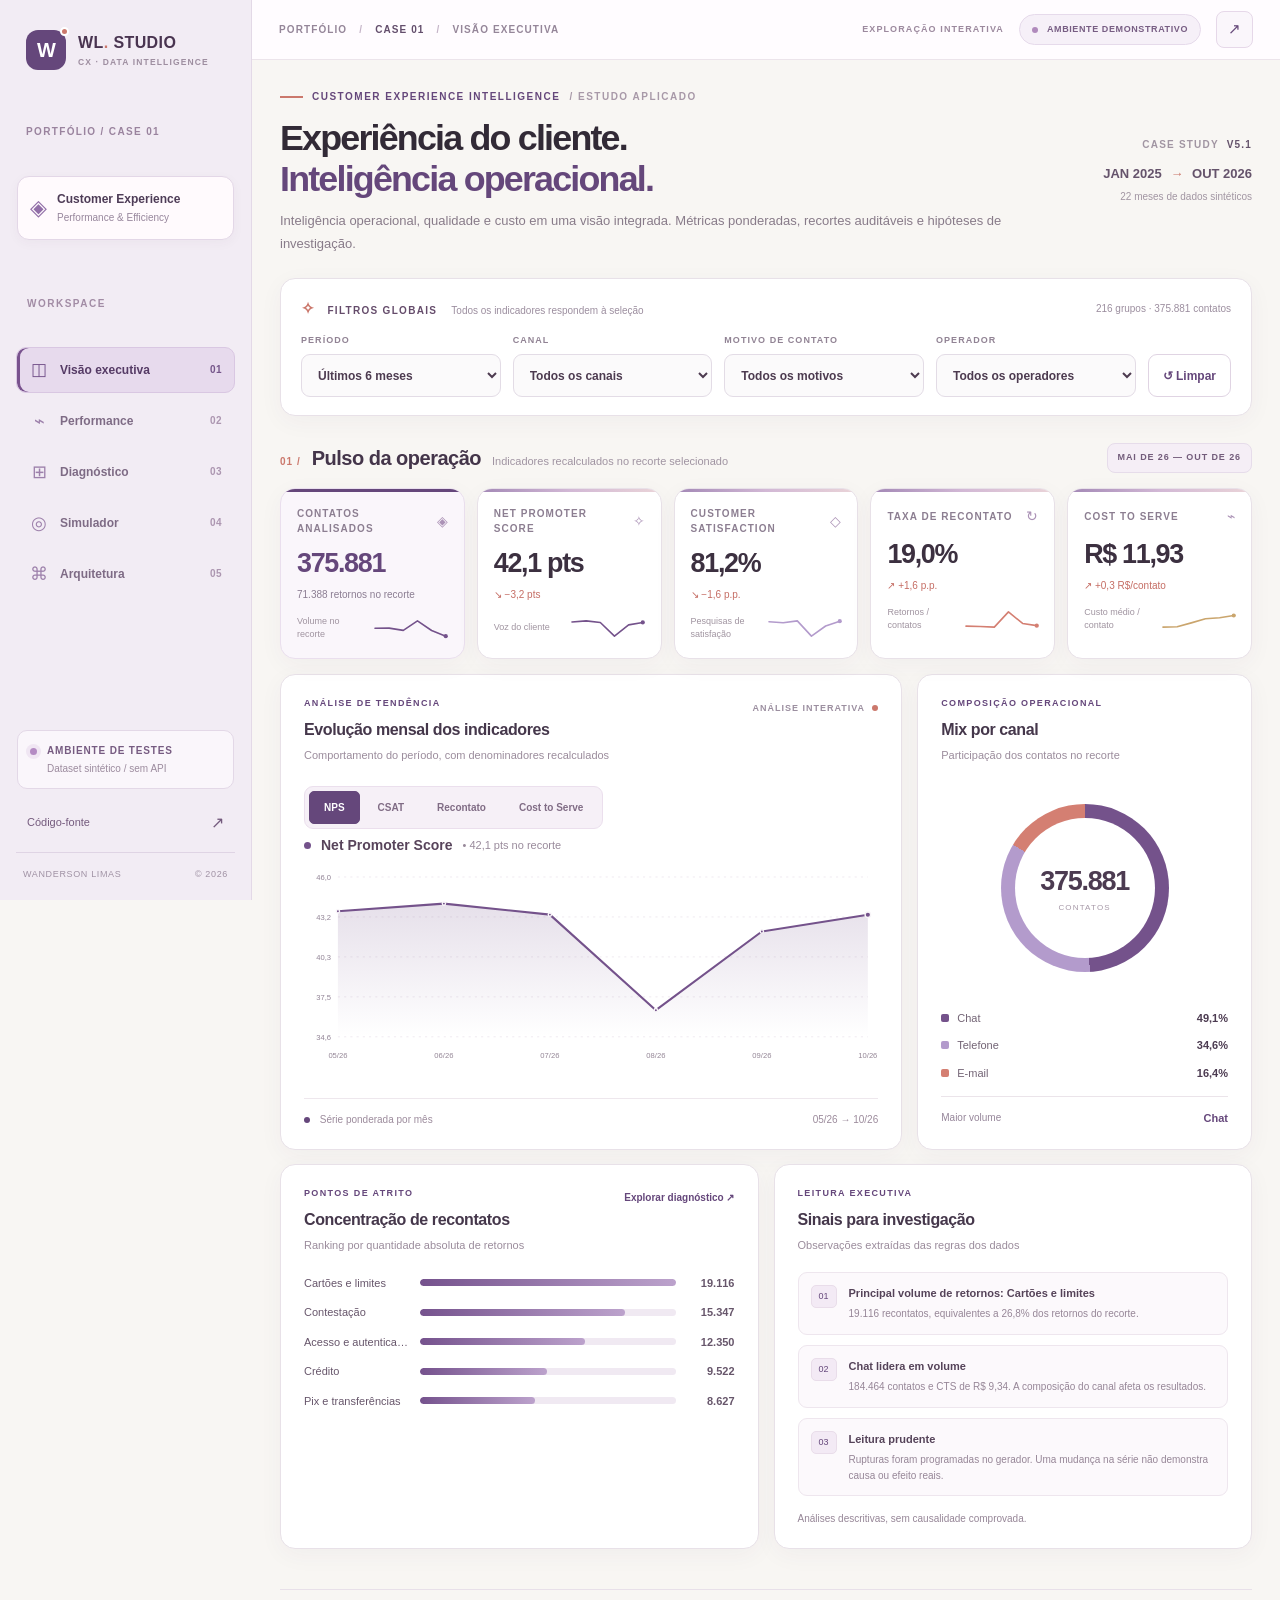
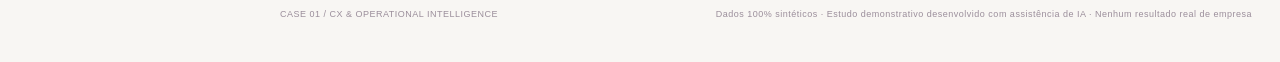
<file: index.html>
<!doctype html>
<html lang="pt-BR">
<head>
<meta charset="utf-8">
<meta name="viewport" content="width=device-width, initial-scale=1">
<meta name="theme-color" content="#f8f6f3">
<meta name="description" content="Case técnico demonstrativo em CX, NPS, CSAT, recontato e Cost to Serve com Python, SQLite, ETL e BI. Dados 100% sintéticos.">
<title>Case 01 | Customer Experience & Eficiência Operacional</title>
<style>:root{color-scheme:dark;--bg:#090f18;--sidebar:#0b121c;--surface:#111d29;--surface2:#142331;--soft:#192c3b;--border:#243848;--borderdim:#1b2c3a;--text:#e9f3f5;--muted:#839ba9;--faint:#567180;--mint:#7de0cb;--violet:#b9a9fb;--peach:#f4b18e;--ice:#91c9de;--shadow:0 18px 46px #03080d45}*{box-sizing:border-box}html{scroll-behavior:smooth}body{margin:0;background:var(--bg);color:var(--text);font:13px/1.5 Inter,ui-sans-serif,-apple-system,BlinkMacSystemFont,'Segoe UI',Arial,sans-serif;-webkit-font-smoothing:antialiased}button,input,select{font:inherit}button{cursor:pointer}button:focus-visible,select:focus-visible,a:focus-visible,input:focus-visible{outline:2px solid var(--mint);outline-offset:3px}a{color:inherit;text-decoration:none}.shell{display:grid;grid-template-columns:245px minmax(0,1fr);min-height:100vh}.sidebar{background:linear-gradient(180deg,#0d1723,#0a111b 64%);border-right:1px solid #203342;position:sticky;height:100vh;top:0;display:flex;flex-direction:column;z-index:30;padding:27px 18px 18px}.brand{display:flex;align-items:center;gap:12px;padding:2px 11px 39px}.monogram{width:39px;height:39px;border-radius:11px;background:linear-gradient(145deg,#2b485a,#172b3c);border:1px solid #5b819257;display:grid;place-items:center;position:relative;font-size:20px;font-weight:850;letter-spacing:-1px}.monogram span{background:linear-gradient(130deg,#e1fdf8,#8cd7d6);background-clip:text;-webkit-background-clip:text;color:transparent}.monogram i{position:absolute;width:7px;height:7px;background:var(--mint);right:-3px;top:-3px;border-radius:50%;box-shadow:0 0 14px #77e7cb66}.brand strong{display:block;font-size:17px;letter-spacing:1.2px;font-weight:850}.brand-dot{color:var(--mint)}.brand small{display:block;letter-spacing:1.65px;color:#7894a1;font-weight:780;font-size:8px;margin-top:1px}.sidebar-label{letter-spacing:1.7px;font-size:9px;color:#63828d;font-weight:780;padding:0 12px;margin-bottom:12px}.sidebar-project{display:flex;align-items:center;gap:11px;padding:14px 10px;margin:0 0 31px;background:#152632;border:1px solid #284153;border-radius:11px}.project-icon{color:var(--mint);font-size:23px;line-height:1}.sidebar-project strong{font-size:12px;font-weight:760;display:block}.sidebar-project small{font-size:10px;color:#819bab}.nav-caption{letter-spacing:1.65px;color:#627c8a;font-size:9px;font-weight:850;padding:0 12px;margin-bottom:12px}.menu{display:grid;gap:4px}.nav-item{display:flex;align-items:center;gap:12px;border:1px solid transparent;padding:13px 13px;background:none;color:#88a0ae;border-radius:9px;text-align:left;font-weight:680;font-size:12px;width:100%}.nav-item:hover{color:var(--text);background:#172936}.nav-item.active{background:linear-gradient(90deg,#193b42,#183039);color:#d6fcf4;border-color:#2b5557;box-shadow:inset 3px 0 0 var(--mint)}.nav-glyph{font-size:20px;color:#7294a3;width:19px;line-height:.9;text-align:center;font-weight:450}.nav-item.active .nav-glyph{color:var(--mint)}.nav-index{margin-left:auto;font-size:9px;font-weight:700;color:#577784;letter-spacing:.4px}.nav-item.active .nav-index{color:#9ac7be}.side-bottom{margin-top:auto}.side-status{display:flex;align-items:flex-start;gap:10px;background:#12242d;border:1px solid #28423f;border-radius:9px;padding:12px 11px;margin-bottom:13px}.pulse{width:7px;height:7px;background:#7ce5c9;border-radius:50%;box-shadow:0 0 0 4px #7ce5c913;display:inline-block;flex:none;margin-top:5px}.side-status b{display:block;color:#a4deca;font-size:9px;letter-spacing:1.1px}.side-status small{font-size:10px;color:#7c9a9e}.repo-link{display:flex;align-items:center;justify-content:space-between;color:#a2bdc9;padding:9px 11px;font-size:11px}.repo-link:hover{color:#e0f7f3}.repo-link span{font-size:17px}.side-signature{display:flex;justify-content:space-between;border-top:1px solid #253540;padding:16px 6px 4px;font-size:9px;letter-spacing:1.1px;color:#5e7b86}.workspace{min-width:0;background:radial-gradient(ellipse at 87% 0%,#1d293848,transparent 30%),var(--bg)}.topbar{height:65px;border-bottom:1px solid #1c303f;display:flex;align-items:center;justify-content:space-between;padding:0 35px;background:#0d1720bf;gap:15px}.breadcrumbs{display:flex;align-items:center;gap:12px;color:#7793a2;font-size:10px;font-weight:760;letter-spacing:1.1px;white-space:nowrap}.breadcrumbs strong{color:#d5e7e9}.crumb-sep{color:#395869}.topbar-right{display:flex;align-items:center;gap:15px}.topbar-clock{font-size:9px;color:#718d9b;letter-spacing:1.1px;font-weight:760;white-space:nowrap}.data-pill{border:1px solid #2b4e4f;color:#a7dacb;border-radius:30px;font-size:9px;letter-spacing:.6px;padding:8px 12px;font-weight:790;display:flex;gap:9px;align-items:center;white-space:nowrap}.data-pill .pulse{margin:0;width:6px;height:6px}.topbar-github{color:#bad2d8;border:1px solid #2b4350;border-radius:8px;padding:6px 11px;font-size:15px}.mobile-menu{display:none;background:none;border:0;color:#d0e7e9}.content{max-width:1650px;margin:0 auto;padding:34px 35px 26px}.intro{display:flex;align-items:flex-end;justify-content:space-between;gap:20px;margin-bottom:28px}.eyebrow{display:flex;align-items:center;gap:9px;color:#a4c7c8;font-size:10px;letter-spacing:1.5px;font-weight:850}.eyebrow .bar{width:23px;height:2px;background:var(--mint);display:inline-block}.eyebrow-right{color:#617d88}.intro h1{font-size:clamp(28px,3vw,43px);font-weight:740;line-height:1.13;letter-spacing:-1.8px;margin:14px 0 10px}.intro h1 span{color:var(--mint)}.intro p{max-width:830px;font-size:13px;color:#90a8b5;line-height:1.75;margin:0}.intro-meta{text-align:right;min-width:195px;padding-bottom:3px}.version-label{font-size:10px;font-weight:790;letter-spacing:1.2px;color:#7a99a7}.version-label span{color:#d6dee5;margin-left:4px}.timeline{margin:12px 0 6px;font-size:13px;font-weight:780;color:#d5e6e8;white-space:nowrap}.timeline span{color:var(--mint);padding:0 5px}.meta-foot{color:#647e8b;font-size:10px}.filters{background:linear-gradient(120deg,#14212d,#12202a);border:1px solid #2b4050;border-radius:12px;padding:16px 19px 17px;margin-bottom:30px;box-shadow:var(--shadow)}.filter-title{display:flex;justify-content:space-between;gap:20px;align-items:center;margin-bottom:13px}.filter-title>div{color:#c2d5dc;font-size:10px;letter-spacing:1.3px;font-weight:840}.filter-gear{color:var(--mint);font-size:16px;margin-right:8px}.filter-title small{font-size:10px;color:#678998;letter-spacing:0;margin-left:10px;font-weight:450}.filter-count{font-size:10px;color:#8faaa9}.filter-grid{display:grid;grid-template-columns:repeat(4,minmax(0,1fr)) 79px;gap:10px;align-items:end}.filter-grid label{display:block;font-size:9px;font-weight:820;letter-spacing:1.05px;color:#90a8b4}.filter-grid select{margin-top:7px;width:100%;height:40px;border-radius:7px;border:1px solid #304858;background:#0e1924;color:#d5e3e8;padding:0 12px;outline-offset:2px;font-size:12px;font-weight:620;appearance:none;background-image:url("data:image/svg+xml,%3Csvg xmlns='http://www.w3.org/2000/svg' width='12' height='8'%3E%3Cpath d='M1 1l5 5 5-5' fill='none' stroke='%2389abb6' stroke-width='1.5'/%3E%3C/svg%3E");background-repeat:no-repeat;background-position:right 12px center;padding-right:28px}.reset-btn{height:40px;border:1px solid #34545e;color:#b5d1d8;background:#1a303c;border-radius:7px;font-size:11px;font-weight:740}.reset-btn:hover{border-color:var(--mint);color:var(--mint)}.page{display:none;animation:panelIn .22s ease}.page.active{display:block}@keyframes panelIn{from{opacity:.5;transform:translateY(4px)}to{opacity:1;transform:none}}.section-line{display:flex;align-items:center;justify-content:space-between;gap:15px;margin:0 0 15px}.section-line>div{display:flex;align-items:baseline;gap:11px;flex-wrap:wrap}.section-code{font-size:10px;color:var(--mint);font-weight:780;letter-spacing:1px}.section-line h2{margin:0;font-size:18px;font-weight:770;letter-spacing:-.5px}.section-desc{font-size:11px;color:#78919f}.period-tag{color:#849ba7;letter-spacing:.9px;border:1px solid #263e4c;background:#111f2b;padding:7px 10px;font-size:9px;font-weight:740;border-radius:6px;white-space:nowrap}.kpi-grid{display:grid;grid-template-columns:repeat(5,minmax(0,1fr));gap:11px;margin-bottom:15px}.kpi{background:linear-gradient(151deg,#172733,#101c27);border:1px solid #2c4250;border-radius:11px;padding:16px 17px 12px;min-width:0;position:relative;overflow:hidden}.kpi:first-child{background:linear-gradient(145deg,#194139,#152b32);border-color:#347067}.kpi:after{content:"";position:absolute;height:2px;left:18px;right:18px;top:0;background:linear-gradient(90deg,#729dad00,#7399a74d,#729dad00)}.kpi:first-child:after{background:linear-gradient(90deg,transparent,var(--mint),transparent)}.kpi-top{display:flex;justify-content:space-between;align-items:center;gap:6px}.kpi-label{font-size:9px;color:#91a8b3;letter-spacing:1.05px;font-weight:820;text-transform:uppercase}.kpi-icon{font-size:14px;color:#648895}.kpi-value{font-size:clamp(24px,2.3vw,34px);line-height:1.28;font-weight:790;letter-spacing:-1.3px;font-variant-numeric:tabular-nums;margin:12px 0 3px;white-space:nowrap}.kpi:first-child .kpi-value{color:#a4f0df}.kpi-meta{font-size:10px;color:#8b9eaa;min-height:19px}.kpi-meta.good{color:var(--mint)}.kpi-meta.bad{color:var(--peach)}.kpi-meta.neutral{color:#9cbbca}.kpi-bottom{display:flex;align-items:center;justify-content:space-between;gap:5px;margin-top:7px;min-height:30px}.kpi-sub{font-size:9px;color:#5f7e8c;max-width:70px;line-height:1.45}.sparkline{width:92px;height:31px;max-width:48%;flex:none}.dashboard-grid{display:grid;grid-template-columns:minmax(0,1.7fr) minmax(275px,.83fr);gap:14px;margin-bottom:14px}.panel{min-width:0;background:linear-gradient(152deg,#14232f,#101c27);border:1px solid #293e4c;border-radius:12px;box-shadow:0 12px 30px #030a1050;padding:20px 22px}.panel-heading{display:flex;justify-content:space-between;align-items:flex-start;gap:12px}.panel-kicker{font-size:9px;letter-spacing:1.35px;color:var(--mint);font-weight:800;margin-bottom:8px}.panel-heading h3,.panel h3{font-size:16px;font-weight:750;letter-spacing:-.4px;color:#e3eff1;margin:0}.panel-heading p{font-size:11px;color:#7c95a3;margin:5px 0 0}.chart-accent{font-size:9px;color:#617f8f;font-weight:700;letter-spacing:1px;white-space:nowrap;margin-top:5px}.chart-accent i{width:6px;height:6px;display:inline-block;margin-left:4px;border-radius:50%;background:var(--mint);box-shadow:0 0 8px #7de0cb60}.metric-switch{margin:22px 0 4px;display:inline-flex;gap:3px;padding:4px;background:#0c1924;border:1px solid #243b4a;border-radius:8px}.metric-option{border:1px solid transparent;color:#8ba5b2;background:none;padding:8px 15px;border-radius:5px;font-size:10px;font-weight:750}.metric-option.active{border-color:#345c60;background:#20413f;color:#baf5e7}.metric-option:hover{color:#fff}.chart-wrap{position:relative;min-height:260px}.chart-legend{height:26px;display:flex;align-items:center;gap:10px;color:#90a9b5;font-size:11px}.chart-legend strong{font-size:14px;color:#e8f4f5}.chart-legend span{color:#7a96a5}svg{overflow:visible}#mainChart,#detailChart{display:block;width:100%;height:auto;min-height:205px;overflow:hidden}.chart-tooltip{position:absolute;z-index:10;background:#eaf6f5;color:#163543;border:1px solid #abd6ca;box-shadow:0 14px 26px #020a0e7f;padding:9px 12px;border-radius:7px;font-size:11px;pointer-events:none;white-space:nowrap}.chart-tooltip[hidden]{display:none}.chart-footer{display:flex;align-items:center;justify-content:space-between;color:#5d7d8c;border-top:1px solid #263c49;font-size:10px;padding-top:13px;margin-top:5px}.dot{display:inline-block;width:6px;height:6px;border-radius:50%;vertical-align:middle;margin-right:7px}.dot.mint{background:var(--mint)}.mix-panel{display:flex;flex-direction:column}.donut-area{display:grid;place-items:center;flex:1;margin:17px 0 5px}.donut{height:168px;width:168px;border-radius:50%;display:grid;place-items:center;position:relative;background:conic-gradient(var(--mint) 0 45%,var(--violet) 45% 73%,var(--peach) 73% 100%);box-shadow:0 0 35px #6bccbb0b}.donut:before{content:"";position:absolute;inset:14px;background:#111f2b;border-radius:50%}.donut-hole{position:relative;text-align:center}.donut-hole span{display:block;font-weight:780;font-size:27px;letter-spacing:-1.3px}.donut-hole small{display:block;font-size:8px;letter-spacing:1.15px;color:#839ca9}.channel-legend{display:grid;gap:11px;padding:10px 0 15px}.channel-item{display:flex;align-items:center;gap:8px;font-size:11px;color:#b4c9cf}.channel-bullet{display:inline-block;height:8px;width:8px;border-radius:2px;flex:none}.channel-name{flex:1}.channel-percent{color:#e9f4f5;font-weight:730}.mix-foot{display:flex;justify-content:space-between;gap:8px;border-top:1px solid #293d49;padding-top:13px;color:#6d8b9a;font-size:10px}.mix-foot strong{color:var(--mint);font-size:11px}.bottom-grid{display:grid;grid-template-columns:1fr 1fr;gap:14px}.compact-panel{min-height:305px}.text-action{background:none;border:0;color:var(--mint);font-size:10px;font-weight:700;padding:3px 0}.text-action:hover{text-decoration:underline}.pareto{display:grid;gap:13px;margin-top:21px}.pareto-row{display:grid;grid-template-columns:120px minmax(0,1fr) 50px;gap:11px;align-items:center;font-size:11px}.pareto-name{white-space:nowrap;overflow:hidden;text-overflow:ellipsis;color:#b8ced3}.pareto-track{height:7px;background:#1e3441;border-radius:6px;overflow:hidden}.pareto-fill{height:100%;border-radius:6px;background:linear-gradient(90deg,#5ecdbb,#b2f0df)}.pareto-value{text-align:right;color:#d7e7eb;font-weight:770}.executive-signals{display:grid;gap:10px;margin-top:18px}.executive-signal{display:flex;gap:12px;align-items:flex-start;background:#162735;border:1px solid #2a4150;padding:12px;border-radius:8px}.signal-number{border:1px solid #466b70;color:var(--mint);font-size:9px;padding:4px 7px;border-radius:5px}.signal-body b{display:block;font-size:11px;color:#d7e8eb}.signal-body p{font-size:10px;color:#85a0ab;line-height:1.55;margin:5px 0 0}.insight-disclaimer{color:#6d8794;margin-top:15px;font-size:10px}.trends-grid{display:grid;grid-template-columns:minmax(0,1.6fr) minmax(250px,.7fr);gap:14px;margin-bottom:14px}.trend-context h3{font-size:19px}.context-stack{display:grid;gap:16px;margin-top:29px}.context-item{display:flex;gap:12px}.context-item>span{color:var(--mint);font-weight:780;font-size:11px}.context-item b{font-size:12px}.context-item p{font-size:11px;color:#83a0ab;line-height:1.6;margin:5px 0 0}.table-panel{margin-bottom:14px}.table-scroller{max-width:100%;overflow-x:auto;margin-top:18px}.data-table{border-collapse:collapse;width:100%;font-size:11px;white-space:nowrap}.data-table th{color:#7495a3;font-size:9px;letter-spacing:1px;font-weight:820;text-align:right;padding:12px 9px;border-bottom:1px solid #395361;background:#142631}.data-table td{text-align:right;color:#bdcdd3;padding:12px 9px;border-bottom:1px solid #263e4c}.data-table td:first-child,.data-table th:first-child{text-align:left}.data-table tbody tr:hover{background:#1d3441}.data-table tbody tr:last-child td{border-bottom:0}.data-table td:first-child{color:#d8e8eb;font-weight:720}.diagnostics-grid{display:grid;grid-template-columns:minmax(0,1.25fr) minmax(0,1fr);gap:14px;margin-bottom:14px}.partner-grid{display:grid;grid-template-columns:1fr 1fr;gap:10px;margin-top:20px}.partner-card{padding:15px;background:#0e1b27;border:1px solid #304651;border-radius:8px}.partner-card b{display:block;font-size:12px}.partner-card small{font-size:10px;color:#819cab}.partner-stats{display:grid;grid-template-columns:1fr 1fr;gap:12px;margin-top:20px}.partner-stats span{display:block;font-size:9px;color:#809aa8}.partner-stats strong{font-size:17px;color:var(--mint)}.analysis-list{display:grid;gap:13px;margin-top:17px}.analysis-item{border-left:2px solid var(--mint);background:#152a33;padding:12px 14px}.analysis-item b{font-size:11px}.analysis-item p{font-size:11px;color:#8ca7b2;line-height:1.6;margin:5px 0 0}.scenario-hero{background:radial-gradient(circle at 95% 10%,#28636155,transparent 40%),linear-gradient(130deg,#183340,#10202d);border:1px solid #31534e;border-radius:12px;padding:31px 35px;margin-bottom:14px}.scenario-label{font-size:9px;color:var(--mint);letter-spacing:1.4px;font-weight:830}.scenario-hero h3{font-size:clamp(24px,2.4vw,34px);font-weight:680;line-height:1.32;letter-spacing:-1px;margin:12px 0 11px}.scenario-hero p{color:#97b0b9;max-width:810px;font-size:12px;line-height:1.8}.scenario-grid{display:grid;grid-template-columns:1fr 1fr;gap:14px}.scenario-control,.result-card{padding:25px 27px;min-height:275px}.scenario-control-head{display:flex;align-items:center;justify-content:space-between;gap:12px;margin-top:20px}.scenario-control-head h3{font-size:13px}.scenario-control-head strong{font-size:35px;color:var(--mint)}#scenarioSlider{width:100%;margin:27px 0 9px;accent-color:var(--mint);cursor:pointer}.slider-labels{display:flex;justify-content:space-between;color:#6e8b9a;font-size:10px}.scenario-components{display:grid;grid-template-columns:1fr 1fr;margin-top:32px;padding-top:16px;border-top:1px solid #304653}.scenario-components small,.result-bottom small{display:block;color:#7795a2;font-size:9px;letter-spacing:.8px}.scenario-components strong{font-size:20px;display:block;margin-top:7px}.result-card{background:radial-gradient(ellipse at 80% 5%,#254e4955,transparent 50%),linear-gradient(150deg,#16322f,#11242b);border-color:#3b665b}.result-label{font-size:13px;color:#abccbe;margin-top:25px}.result-value{font-size:clamp(35px,4vw,52px);letter-spacing:-2px;font-weight:760;color:#a1f1da;margin:10px 0}.result-rule{height:1px;background:#416a60;margin:22px 0 18px}.result-bottom{display:grid;grid-template-columns:1fr 1fr;gap:15px}.result-bottom strong{font-size:20px;margin-top:7px;display:block}.method-note{display:flex;align-items:flex-start;gap:13px;margin-top:17px;padding:13px 17px;border:1px solid #385256;border-radius:8px;background:#15282f;color:#9db1ad;font-size:11px}.method-note span{color:var(--mint);font-size:18px}.method-note p{margin:0;line-height:1.7}.method-note strong{color:#c4ded6}.engineering-panel{margin-bottom:14px}.pipeline{display:flex;align-items:stretch;gap:8px;margin:26px 0 7px}.pipeline-step{flex:1;min-width:0;padding:17px 13px;background:linear-gradient(145deg,#1a343d,#152832);border:1px solid #37545a;border-radius:8px}.pipeline-step span{display:block;color:var(--mint);font-size:9px;font-weight:840;letter-spacing:.8px}.pipeline-step b{display:block;font-size:12px;margin:13px 0 5px}.pipeline-step small{font-size:10px;color:#829faa}.pipeline-arrow{display:flex;align-items:center;color:var(--mint);font-size:19px}.method-cards{display:grid;grid-template-columns:1fr 1fr;gap:14px}.method-cards>article>span{color:var(--mint);font-size:10px;letter-spacing:1px}.method-cards h3{margin:12px 0 20px}.formula{border-top:1px solid #2a424e;padding:12px 0}.formula b{display:block;font-size:11px;color:#d1e8e9}.formula code{display:block;margin-top:5px;font-size:11px;color:#9eb3c1;white-space:normal}.method-cards p{color:#91a7b0;font-size:12px;line-height:1.8}.export-btn{margin-top:15px;border:1px solid #4e8a78;background:#1c5047;border-radius:7px;color:#c1f6e5;padding:12px 17px;font-weight:730;font-size:12px}.export-btn:hover{background:#266e60}.footer-refs{display:flex;gap:24px;margin-top:20px;color:var(--mint);font-size:11px}.footer{display:flex;justify-content:space-between;gap:20px;border-top:1px solid #273b47;color:#67848e;font-size:9px;letter-spacing:.5px;margin-top:40px;padding-top:18px}.footer span:last-child{text-align:right}
@media(max-width:1450px){.kpi-grid{gap:9px}.kpi{padding:14px 13px}.kpi-value{font-size:27px}.panel{padding:18px}.pareto-row{grid-template-columns:105px minmax(0,1fr) 48px}.content{padding:29px 25px}.topbar{padding:0 25px}}
@media(max-width:1170px){.shell{grid-template-columns:205px minmax(0,1fr)}.sidebar{padding:21px 12px}.brand{padding:0 9px 30px}.sidebar-project{padding:10px 6px}.sidebar-project strong{font-size:11px}.nav-item{padding:12px 9px}.kpi-grid{grid-template-columns:repeat(3,minmax(0,1fr))}.dashboard-grid{grid-template-columns:minmax(0,1.45fr) minmax(240px,.8fr)}.bottom-grid{grid-template-columns:1fr}.filter-grid{grid-template-columns:repeat(2,minmax(0,1fr)) 80px}.filter-grid label:nth-child(3){grid-column:1}.filter-grid label:nth-child(4){grid-column:2}.reset-btn{grid-column:3;grid-row:1/3;align-self:stretch;height:auto}.topbar-clock{display:none}.trends-grid,.diagnostics-grid{grid-template-columns:1fr}}
@media(max-width:860px){.shell{display:block}.sidebar{position:fixed;left:-265px;top:0;width:245px;height:100vh;transition:left .2s;box-shadow:0 0 0 transparent}.sidebar.mobile-open{left:0;box-shadow:30px 0 100px #000a}.mobile-menu{display:inline-block;margin-right:7px}.topbar{height:57px;padding:0 18px}.content{padding:24px 17px}.intro-meta{display:none}.dashboard-grid{grid-template-columns:1fr 1fr}.donut{width:140px;height:140px}.donut-hole span{font-size:22px}.pipeline{flex-wrap:wrap}.pipeline-step{min-width:140px}.pipeline-arrow{display:none}}
@media(max-width:670px){.topbar-clock,.crumb-home,.breadcrumbs .crumb-sep:nth-of-type(1),.topbar-github{display:none}.data-pill{font-size:8px;padding:7px 9px}.intro h1{font-size:29px;letter-spacing:-1.1px}.intro p{font-size:12px}.eyebrow-right{display:none}.filters{padding:15px 13px}.filter-title small{display:none}.filter-count{font-size:9px}.filter-grid{grid-template-columns:1fr 1fr;gap:11px}.reset-btn{grid-column:1/-1;grid-row:auto;height:39px}.section-line{align-items:flex-start}.section-line>div{gap:6px}.section-desc{display:none}.period-tag{font-size:8px}.kpi-grid{grid-template-columns:repeat(2,minmax(0,1fr))}.kpi{padding:14px 12px}.kpi-value{font-size:26px}.sparkline{width:72px}.dashboard-grid,.bottom-grid,.scenario-grid,.method-cards{grid-template-columns:1fr}.mix-panel{min-height:390px}.donut{height:165px;width:165px}.metric-switch{width:100%;justify-content:space-between}.metric-option{padding:8px 10px}.chart-wrap{min-height:0}.chart-legend{font-size:10px}.panel{padding:17px 14px}.panel-heading h3{font-size:15px}.chart-accent{display:none}.pareto-row{grid-template-columns:94px minmax(0,1fr) 45px;font-size:10px}.scenario-hero{padding:23px 18px}.scenario-hero h3{font-size:23px}.scenario-control,.result-card{padding:20px 16px;min-height:0}.pipeline-step{flex:1 1 43%}.footer{display:block}.footer span{display:block;margin-bottom:8px}.footer span:last-child{text-align:left}.partner-grid{grid-template-columns:1fr 1fr}}
@media(prefers-reduced-motion:reduce){html{scroll-behavior:auto}.page{animation:none}.sidebar{transition:none}}

@media(max-width:670px){.data-pill{display:none}}


/* CASE 01 V5 | editorial light. Paleta: marfim, ameixa, lavanda e coral. */
:root{color-scheme:light;--bg:#f8f6f3;--sidebar:#fffdfa;--surface:#fff;--surface2:#faf8fb;--soft:#f4edf5;--border:#e8e1e8;--borderdim:#eee7ed;--text:#332b38;--muted:#8a7c8e;--faint:#aaa0a8;--mint:#74528b;--violet:#b39bcc;--peach:#d47f72;--ice:#caa56d;--shadow:0 6px 25px #4b38530b;--plum:#65477b;--coral:#cb786c}
body{background:var(--bg);color:var(--text);font-size:14px}
.shell{display:block}
.sidebar{position:sticky;top:0;z-index:30;width:100%;height:auto;padding:12px max(24px,calc((100vw - 1510px)/2 + 28px));display:flex;align-items:center;justify-content:space-between;gap:25px;background:#fffdfaee;border:0;border-bottom:1px solid var(--border);box-shadow:0 5px 16px #55445c08;backdrop-filter:blur(18px)}
.brand{padding:0;white-space:nowrap;gap:11px}
.brand strong{font-size:17px;letter-spacing:.4px;color:#493450}
.brand small{color:#9e8ea0;font-size:9px}
.brand-dot{color:var(--coral)}
.monogram{width:40px;height:40px;display:grid;place-items:center;background:var(--plum);border:0;color:white;border-radius:12px}
.monogram span{background:none;-webkit-background-clip:initial;background-clip:initial;color:white}
.monogram i{background:var(--coral);box-shadow:none;border:2px solid white;width:9px;height:9px}
.sidebar-label,.sidebar-project,.nav-caption,.side-bottom{display:none}
.menu{display:flex;gap:5px;min-width:0;overflow:auto;scrollbar-width:none}
.nav-item{flex:none;width:auto;padding:11px 13px;border:1px solid transparent;background:transparent;color:#847488;border-radius:9px;font-size:12px;white-space:nowrap;gap:8px}
.nav-item:hover{color:var(--plum);background:#f6eff7}
.nav-item.active{background:#f2eaf5;color:#634378;border-color:#e6dbea;box-shadow:none}
.nav-glyph,.nav-item.active .nav-glyph{font-size:17px;color:#a78ab7}
.nav-index{display:none}
.workspace{background:var(--bg)}
.topbar{display:none}
.content{max-width:1510px;padding:32px 28px 42px;margin:auto}
.intro{align-items:center;margin-bottom:23px}
.eyebrow{color:var(--plum);font-size:10px}
.eyebrow .bar{background:var(--coral)}
.eyebrow-right{color:#a899a8}
.intro h1{color:#322a36;line-height:1.15;font-weight:805}
.intro h1 span{color:var(--plum)}
.intro p{color:#887b89;font-size:13px;line-height:1.7}
.version-label,.meta-foot{color:#a195a2}
.version-label span,.timeline{color:#65536b}
.timeline span{color:var(--coral)}
.filters{padding:18px 20px;border:1px solid var(--border);background:#fff;box-shadow:var(--shadow);border-radius:15px;margin-bottom:27px}
.filter-title>div{color:#654c6b}
.filter-gear{color:var(--coral)}
.filter-title small,.filter-count{color:#9c8e9f}
.filter-grid{grid-template-columns:repeat(4,minmax(0,1fr)) auto;gap:12px}
.filter-grid label{color:#918394}
.filter-grid select{background:#fbfafb;color:#4d3b50;border:1px solid #e3dce6;height:43px;border-radius:9px;font-size:12px;background-image:none;appearance:auto}
.reset-btn{height:43px;padding:0 14px;background:white;color:var(--plum);border-color:#e0d4e3;border-radius:9px;font-size:12px}
.reset-btn:hover{color:#4f3460;border-color:#c7abc9;background:#f7f0f8}
.section-line h2{font-size:20px;color:#44354a}
.section-code{color:var(--coral)}
.section-desc{color:#a094a2}
.period-tag{background:#f5eef6;color:#735c7b;border-color:#e6dcea;border-radius:8px}
.kpi-grid{gap:12px}
.kpi{background:#fff;border:1px solid var(--border);border-radius:15px;box-shadow:var(--shadow);padding:17px 16px 14px}
.kpi:first-child{background:#faf6fb;border-color:#eadfee}
.kpi:after{left:0;right:0;top:0;height:3px;background:linear-gradient(90deg,#a287b5,#d2b8d5,#ead4d8)}
.kpi:first-child:after{background:var(--plum)}
.kpi-label{color:#8c7e91;font-size:10px}
.kpi-icon{color:#ab92b6}
.kpi-value{color:#3c3040;font-size:clamp(23px,2.1vw,33px);margin:10px 0 6px}
.kpi:first-child .kpi-value{color:var(--plum)}
.kpi-meta{color:#988b9b}
.kpi-meta.good{color:#487e64}
.kpi-meta.bad{color:#c56d64}
.kpi-meta.neutral{color:#8b7d92}
.kpi-sub{color:#a094a0}
.panel{background:#fff;border:1px solid var(--border);border-radius:15px;box-shadow:var(--shadow);padding:22px 23px}
.dashboard-grid,.bottom-grid,.trends-grid,.diagnostics-grid,.scenario-grid,.method-cards{gap:15px}
.panel-heading h3,.panel h3{color:#45374b}
.panel-heading p{color:#9b8c9c}
.panel-kicker{color:var(--plum)}
.chart-accent{color:#9c8fa0}
.chart-accent i{background:var(--coral);box-shadow:none}
.metric-switch{background:#f6f0f7;border-color:#ebdfed;border-radius:9px}
.metric-option{color:#806c85;padding:8px 14px}
.metric-option.active{background:var(--plum);color:#fff;border-color:var(--plum)}
.metric-option:hover{color:var(--plum)}
.chart-legend,.chart-legend span{color:#998a9b}
.chart-legend strong{color:#58445b}
.chart-tooltip{background:#4c3b55;color:#fff;border:0;box-shadow:0 10px 25px #56445e30}
.chart-footer{border-top:1px solid #eee7ed;color:#9c8b9c}
.dot.mint{background:var(--plum)}
.donut{background:conic-gradient(var(--plum) 0 45%,var(--violet) 45% 73%,var(--coral) 73% 100%);box-shadow:none}
.donut:before{background:#fff}
.donut-hole span,.channel-percent{color:#4c3b51}
.donut-hole small{color:#a698a7}
.channel-item{color:#736475}
.mix-foot{border-top-color:#ebe4ea;color:#96869a}
.mix-foot strong{color:var(--plum)}
.text-action,.footer-refs{color:var(--plum)}
.pareto-name,.pareto-value{color:#67566b}
.pareto-track{background:#f0e9f2}
.pareto-fill{background:linear-gradient(90deg,#75528d,#bca2cc)}
.executive-signal{background:#fcf9fc;border-color:#eee6ee;border-radius:9px}
.signal-number{color:var(--plum);border:1px solid #e9ddea;background:#f3eaf5}
.signal-body b{color:#554359}
.signal-body p,.insight-disclaimer{color:#968697}
.context-item>span{color:var(--plum)}
.context-item b{color:#4b3a50}
.context-item p{color:#998a99}
.data-table th{background:#faf7fa;color:#918293;border-color:#e9e1e8}
.data-table td{color:#706170;border-color:#eee9ed}
.data-table td:first-child{color:#514155}
.data-table tbody tr:hover{background:#fcf9fc}
.partner-card{background:#fbf8fc;border:1px solid #ede5ed;border-radius:10px}
.partner-card b{color:#58465d}
.partner-card small,.partner-stats span{color:#9c8b9e}
.partner-stats strong{color:var(--plum)}
.analysis-item{border-left-color:var(--coral);background:#fbf8fb}
.analysis-item b{color:#57475d}
.analysis-item p{color:#968597}
.scenario-hero{background:linear-gradient(120deg,#f3eaf6,#fff8f2);border-color:#e9dcea;border-radius:15px}
.scenario-label{color:var(--plum)}
.scenario-hero h3{color:#4b3551}
.scenario-hero p{color:#8d7b90}
.scenario-control-head strong{color:var(--plum)}
#scenarioSlider{accent-color:var(--plum)}
.slider-labels,.scenario-components small,.result-bottom small{color:#9a8a9a}
.scenario-components{border-top-color:#eee5eb}
.scenario-components strong,.result-bottom strong{color:#504054}
.result-card{background:#f5ecf6;border-color:#e5d7e9}
.result-label{color:#8e7890}
.result-value{color:var(--plum)}
.result-rule{background:#e2d3e5}
.method-note{background:#fbf8fb;border-color:#e9dfe9;color:#8d7e8d}
.method-note span,.method-note strong{color:var(--plum)}
.pipeline-step{background:#fbf8fc;border-color:#eae2ea;border-radius:10px}
.pipeline-step span,.method-cards>article>span{color:var(--plum)}
.pipeline-step b,.formula b{color:#58465e}
.pipeline-step small,.method-cards p,.formula code{color:#968797}
.pipeline-arrow{color:#a18baf}
.formula{border-top-color:#ece4ed}
.export-btn{background:var(--plum);border-color:var(--plum);color:white}
.export-btn:hover{background:#4e3463}
.footer{border-top-color:#e8e0e9;color:#9b8e9b}
@media(max-width:1190px){
.sidebar{padding:11px 16px;flex-wrap:wrap;justify-content:center}
.menu{max-width:100%}
.filter-grid{grid-template-columns:repeat(2,minmax(0,1fr)) auto}
.filter-grid label:nth-child(3){grid-column:1}
.filter-grid label:nth-child(4){grid-column:2}
.reset-btn{grid-column:3;grid-row:1/3;height:auto}
}
@media(max-width:860px){
.sidebar{position:sticky;display:block;left:auto;width:100%;height:auto;padding:10px 0 0;box-shadow:0 4px 16px #55425c0b}
.brand{padding:0 16px 10px}
.menu{display:flex;padding:0 9px;justify-content:flex-start;overflow-x:auto}
.nav-item{width:auto;padding:11px 12px;border-radius:8px 8px 0 0;font-size:11px}
.nav-glyph{display:none}
.content{padding:24px 14px 35px}
.mobile-menu{display:none}
}
@media(max-width:670px){
.filter-grid{grid-template-columns:repeat(2,minmax(0,1fr))}
.filter-grid label:nth-child(3),.filter-grid label:nth-child(4){grid-column:auto}
.reset-btn{grid-column:1/-1;grid-row:auto;height:42px}
.kpi-grid{grid-template-columns:repeat(2,minmax(0,1fr))}
.dashboard-grid,.bottom-grid,.scenario-grid,.method-cards{grid-template-columns:1fr}
.intro h1{font-size:29px}
.panel{padding:18px 15px}
.footer span:last-child{text-align:left}
}


/* V5.1 | Layout de navegação lateral. Mantém a paleta marfim, ameixa, lavanda e coral. */
@media(min-width:981px){
  .shell{
    display:grid;
    grid-template-columns:252px minmax(0,1fr);
    align-items:stretch;
    min-height:100vh;
  }
  .sidebar{
    position:sticky;
    top:0;
    left:auto;
    align-self:start;
    width:252px;
    height:100vh;
    min-height:0;
    display:flex;
    flex-direction:column;
    align-items:stretch;
    justify-content:flex-start;
    flex-wrap:nowrap;
    overflow-x:hidden;
    overflow-y:auto;
    padding:27px 16px 19px;
    background:#f2ecf4;
    border:0;
    border-right:1px solid #e3d9e7;
    box-shadow:none;
    backdrop-filter:none;
  }
  .brand{
    flex:none;
    align-items:center;
    gap:12px;
    padding:3px 10px 29px;
    white-space:normal;
  }
  .brand strong{font-size:16px;letter-spacing:.4px}
  .brand small{font-size:8.5px;letter-spacing:1.15px}
  .sidebar-label{
    display:block;
    padding:0 10px;
    margin:0 0 12px;
    color:#9a839e;
    font-size:10px;
    letter-spacing:1.35px;
    font-weight:820;
  }
  .sidebar-project{
    display:flex;
    align-items:center;
    gap:10px;
    padding:14px 12px;
    margin:0 1px 31px;
    border:1px solid #e3d7e7;
    background:#fffafd;
    border-radius:12px;
    box-shadow:0 3px 12px #4a29550a;
  }
  .sidebar-project strong{font-size:12px;line-height:1.4;color:#4e3c57}
  .sidebar-project small{display:block;font-size:10px;color:#97869c;margin-top:2px}
  .project-icon{color:#926fa8;font-size:22px;line-height:1}
  .nav-caption{
    display:block;
    padding:0 11px;
    margin:0 0 11px;
    font-size:10px;
    letter-spacing:1.5px;
    color:#a28ca5;
    font-weight:820;
  }
  .menu{
    display:grid;
    grid-template-columns:1fr;
    gap:5px;
    width:100%;
    padding:0;
    min-width:0;
    overflow:visible;
  }
  .nav-item{
    display:flex;
    justify-content:flex-start;
    align-items:center;
    gap:11px;
    width:100%;
    min-width:0;
    padding:13px 12px;
    border:1px solid transparent;
    border-radius:10px;
    text-align:left;
    font-weight:720;
    font-size:12px;
    white-space:normal;
    color:#7e6b85;
  }
  .nav-item:hover{color:#5d426a;background:#f9f5fa}
  .nav-item.active{
    color:#553a65;
    background:#e7daed;
    border-color:#d9c7e2;
    box-shadow:inset 3px 0 0 #79528e;
  }
  .nav-glyph{
    display:block;
    width:20px;
    flex:none;
    text-align:center;
    font-size:18px;
    color:#9d80ab;
  }
  .nav-item.active .nav-glyph{color:#74528b}
  .nav-index{
    display:block;
    margin-left:auto;
    color:#ac96b0;
    font-size:10px;
    font-weight:750;
  }
  .nav-item.active .nav-index{color:#75558a}
  .side-bottom{
    display:block;
    margin-top:auto;
    padding-top:25px;
  }
  .side-status{
    display:flex;
    align-items:flex-start;
    gap:10px;
    padding:12px;
    margin:0 1px 12px;
    background:#faf6fb;
    border:1px solid #e3d8e7;
    border-radius:10px;
  }
  .side-status .pulse{
    background:#b48bc3;
    box-shadow:0 0 0 4px #ad8abe24;
  }
  .side-status b{color:#765b81;font-size:10px;letter-spacing:.85px}
  .side-status small{color:#9c8b9e;font-size:10px;display:block;margin-top:3px}
  .repo-link{
    display:flex;
    justify-content:space-between;
    align-items:center;
    padding:10px 11px;
    color:#745a7d;
    font-size:11px;
  }
  .repo-link:hover{color:#4f355e}
  .repo-link span{font-size:16px}
  .side-signature{
    display:flex;
    justify-content:space-between;
    margin-top:7px;
    padding:15px 7px 0;
    border-top:1px solid #dfd4e4;
    color:#a092a4;
    font-size:9px;
    letter-spacing:.65px;
  }
  .workspace{min-width:0;width:100%;background:var(--bg)}
  .topbar{
    display:flex;
    align-items:center;
    justify-content:space-between;
    gap:14px;
    height:60px;
    padding:0 27px;
    background:#fffcff;
    border:0;
    border-bottom:1px solid #ece4eb;
  }
  .breadcrumbs{color:#958699;font-size:10px}
  .breadcrumbs strong{color:#634e6c}
  .crumb-sep{color:#c5b5c8}
  .topbar-clock{color:#9c899e}
  .data-pill{
    color:#775d83;
    background:#f6f0f8;
    border:1px solid #e6daeb;
    border-radius:30px;
    font-size:9px;
  }
  .data-pill .pulse{background:#b08abc;box-shadow:none}
  .topbar-github{
    color:#654879;
    border:1px solid #e6d8e9;
    background:#faf6fb;
    border-radius:8px;
  }
  .mobile-menu{display:none}
  .content{max-width:1470px;padding:29px 28px 40px}
  .intro h1{font-size:clamp(28px,2.8vw,40px)}
  .intro p{max-width:740px}
  .dashboard-grid{grid-template-columns:minmax(0,1.58fr) minmax(270px,.85fr)}
}
@media(min-width:981px) and (max-width:1250px){
  .shell{grid-template-columns:220px minmax(0,1fr)}
  .sidebar{width:220px;padding:23px 11px 17px}
  .brand{padding:3px 8px 22px}
  .nav-item{padding:11px 9px}
  .sidebar-project{padding:12px 9px}
  .content{padding:25px 21px 33px}
  .kpi-grid{grid-template-columns:repeat(3,minmax(0,1fr))}
  .dashboard-grid{grid-template-columns:minmax(0,1fr)}
  .topbar{padding:0 21px}
}
@media(max-width:980px){
  .shell{display:block;min-height:100vh}
  .sidebar{
    position:sticky;
    top:0;
    left:auto;
    display:block;
    width:100%;
    height:auto;
    min-height:0;
    overflow:visible;
    padding:11px 0 0;
    background:#fffdfa;
    border-right:0;
    border-bottom:1px solid #e4dbe7;
    box-shadow:0 4px 15px #55425c0a;
    backdrop-filter:none;
  }
  .brand{padding:0 16px 10px}
  .sidebar-label,.sidebar-project,.nav-caption,.side-bottom{display:none}
  .menu{
    display:flex;
    justify-content:flex-start;
    flex-wrap:nowrap;
    gap:4px;
    overflow-x:auto;
    padding:0 10px;
    width:100%;
  }
  .nav-item{
    flex:none;
    width:auto;
    white-space:nowrap;
    border-radius:8px 8px 0 0;
    padding:11px 12px;
    font-size:11px;
  }
  .nav-glyph,.nav-index{display:none}
  .topbar{display:none}
  .content{padding:22px 16px 32px}
}
</style>
</head>
<body>
<div class="shell">
  <aside class="sidebar" aria-label="Navegação principal">
    <div class="brand">
      <div class="monogram" aria-hidden="true"><span>W</span><i></i></div>
      <div><strong>WL<span class="brand-dot">.</span> STUDIO</strong><small>CX · DATA INTELLIGENCE</small></div>
    </div>
    <div class="sidebar-label">PORTFÓLIO / CASE 01</div>
    <div class="sidebar-project"><span class="project-icon">◈</span><div><strong>Customer Experience</strong><small>Performance & Efficiency</small></div></div>
    <div class="nav-caption">WORKSPACE</div>
    <nav class="menu" aria-label="Áreas do painel">
      <button type="button" class="nav-item active" data-page="overview" aria-current="page"><span class="nav-glyph">◫</span><span>Visão executiva</span><span class="nav-index">01</span></button>
      <button type="button" class="nav-item" data-page="trends"><span class="nav-glyph">⌁</span><span>Performance</span><span class="nav-index">02</span></button>
      <button type="button" class="nav-item" data-page="diagnostics"><span class="nav-glyph">⊞</span><span>Diagnóstico</span><span class="nav-index">03</span></button>
      <button type="button" class="nav-item" data-page="scenarios"><span class="nav-glyph">◎</span><span>Simulador</span><span class="nav-index">04</span></button>
      <button type="button" class="nav-item" data-page="engineering"><span class="nav-glyph">⌘</span><span>Arquitetura</span><span class="nav-index">05</span></button>
    </nav>
    <div class="side-bottom">
      <div class="side-status"><span class="pulse"></span><div><b>AMBIENTE DE TESTES</b><small>Dataset sintético / sem API</small></div></div>
      <a href="https://github.com/Wandersonlimas/portfolio-cx-eficiencia" target="_blank" rel="noopener noreferrer" class="repo-link">Código-fonte <span>↗</span></a>
      <div class="side-signature">WANDERSON LIMAS <span>© 2026</span></div>
    </div>
  </aside>
  <div class="workspace">
    <header class="topbar">
      <div class="breadcrumbs"><button id="mobileMenu" class="mobile-menu" type="button" aria-label="Abrir menu">☰</button><span class="crumb-home">PORTFÓLIO</span><span class="crumb-sep">/</span><strong>CASE 01</strong><span class="crumb-sep">/</span><span id="crumbPage">VISÃO EXECUTIVA</span></div>
      <div class="topbar-right"><span class="topbar-clock">EXPLORAÇÃO INTERATIVA</span><span class="data-pill"><span class="pulse"></span> AMBIENTE DEMONSTRATIVO</span><a class="topbar-github" href="https://github.com/Wandersonlimas/portfolio-cx-eficiencia" target="_blank" rel="noopener noreferrer" aria-label="Abrir código no GitHub">↗</a></div>
    </header>
    <main class="content">
      <div class="intro">
        <div><div class="eyebrow"><span class="bar"></span> CUSTOMER EXPERIENCE INTELLIGENCE <span class="eyebrow-right">/ ESTUDO APLICADO</span></div><h1>Experiência do cliente.<br><span>Inteligência operacional.</span></h1><p>Inteligência operacional, qualidade e custo em uma visão integrada. Métricas ponderadas, recortes auditáveis e hipóteses de investigação.</p></div>
        <div class="intro-meta"><div class="version-label">CASE STUDY <span>V5.1</span></div><div class="timeline">JAN 2025 <span>→</span> OUT 2026</div><div class="meta-foot">22 meses de dados sintéticos</div></div>
      </div>
      <section class="filters" aria-label="Filtros globais do painel">
        <div class="filter-title"><div><span class="filter-gear">✧</span> FILTROS GLOBAIS <small>Todos os indicadores respondem à seleção</small></div><span class="filter-count" id="filterCount" aria-live="polite">Carregando...</span></div>
        <div class="filter-grid">
          <label>PERÍODO<select id="periodo"><option value="6">Últimos 6 meses</option><option value="12">Últimos 12 meses</option><option value="2026">Ano de 2026</option><option value="2025">Ano de 2025</option><option value="all">Todo o período</option></select></label>
          <label>CANAL<select id="canal"><option value="Todos">Todos os canais</option></select></label>
          <label>MOTIVO DE CONTATO<select id="motivo"><option value="Todos">Todos os motivos</option></select></label>
          <label>OPERADOR<select id="parceiro"><option value="Todos">Todos os operadores</option></select></label>
          <button id="resetFilters" type="button" class="reset-btn" title="Restaurar filtros iniciais">↺ <span>Limpar</span></button>
        </div>
      </section>
      <section class="page active" id="page-overview" aria-label="Visão executiva">
        <div class="section-line"><div><span class="section-code">01 /</span><h2>Pulso da operação</h2><span class="section-desc">Indicadores recalculados no recorte selecionado</span></div><span class="period-tag" id="periodSummary">MAI 2026 — OUT 2026</span></div>
        <div class="kpi-grid" id="kpiGrid" aria-live="polite"></div>
        <div class="dashboard-grid">
          <article class="panel chart-panel"><div class="panel-heading"><div><div class="panel-kicker">ANÁLISE DE TENDÊNCIA</div><h3>Evolução mensal dos indicadores</h3><p>Comportamento do período, com denominadores recalculados</p></div><span class="chart-accent">ANÁLISE INTERATIVA <i></i></span></div><div class="metric-switch" id="metricSwitch" aria-label="Selecionar métrica"><button class="metric-option active" data-metric="nps" type="button">NPS</button><button class="metric-option" data-metric="csat" type="button">CSAT</button><button class="metric-option" data-metric="recontato" type="button">Recontato</button><button class="metric-option" data-metric="cts" type="button">Cost to Serve</button></div><div class="chart-wrap"><div class="chart-legend" id="chartLegend"></div><svg id="mainChart" viewBox="0 0 830 300" role="img" aria-label="Gráfico mensal de performance"><title>Evolução dos indicadores por mês</title></svg><div class="chart-tooltip" id="chartTooltip" hidden></div></div><div class="chart-footer"><span><i class="dot mint"></i> Série ponderada por mês</span><span id="chartObservation">Base sintética / 2026</span></div></article>
          <article class="panel mix-panel"><div class="panel-heading"><div><div class="panel-kicker">COMPOSIÇÃO OPERACIONAL</div><h3>Mix por canal</h3><p>Participação dos contatos no recorte</p></div></div><div class="donut-area"><div class="donut" id="channelDonut"><div class="donut-hole"><span id="donutTotal">--</span><small>CONTATOS</small></div></div></div><div id="channelLegend" class="channel-legend"></div><div class="mix-foot"><span>Maior volume</span><strong id="leadingChannel">--</strong></div></article>
        </div>
        <div class="bottom-grid">
          <article class="panel compact-panel"><div class="panel-heading"><div><div class="panel-kicker">PONTOS DE ATRITO</div><h3>Concentração de recontatos</h3><p>Ranking por quantidade absoluta de retornos</p></div><button class="text-action" data-go="diagnostics" type="button">Explorar diagnóstico ↗</button></div><div id="reasonPareto" class="pareto"></div></article>
          <article class="panel compact-panel"><div class="panel-heading"><div><div class="panel-kicker">LEITURA EXECUTIVA</div><h3>Sinais para investigação</h3><p>Observações extraídas das regras dos dados</p></div></div><div id="executiveSignals" class="executive-signals"></div><div class="insight-disclaimer">Análises descritivas, sem causalidade comprovada.</div></article>
        </div>
      </section>
      <section class="page" id="page-trends" aria-label="Performance mensal">
        <div class="section-line"><div><span class="section-code">02 /</span><h2>Performance & tendências</h2><span class="section-desc">Relação entre satisfação, retrabalho e custo</span></div><span class="period-tag">EVOLUÇÃO MENSAL</span></div>
        <div class="trends-grid"><article class="panel"><div class="panel-heading"><div><div class="panel-kicker">LINHA DE TEMPO</div><h3>Leitura de performance</h3><p>Selecione um indicador para acompanhar a série</p></div></div><div class="metric-switch" id="metricSwitchDetailed"><button class="metric-option active" data-metric="nps">NPS</button><button class="metric-option" data-metric="csat">CSAT</button><button class="metric-option" data-metric="recontato">Recontato</button><button class="metric-option" data-metric="cts">CTS</button></div><div class="chart-wrap"><div class="chart-legend" id="detailChartLegend"></div><svg id="detailChart" viewBox="0 0 830 300" aria-label="Série temporal selecionada"></svg><div class="chart-tooltip" id="detailChartTooltip" hidden></div></div></article><article class="panel trend-context"><div class="panel-kicker">INTERPRETAÇÃO</div><h3>O que observar</h3><div class="context-stack"><div class="context-item"><span>01</span><div><b>Taxas e denominadores</b><p>NPS é calculado pelas respostas válidas; CSAT pela amostra de satisfação. A média simples das taxas distorce resultados.</p></div></div><div class="context-item"><span>02</span><div><b>Mix da operação</b><p>Variações de canais, motivos e operadores mudam a composição do agregado e exigem leitura segmentada.</p></div></div><div class="context-item"><span>03</span><div><b>Descontinuidades simuladas</b><p>Pontos de deterioração foram introduzidos no gerador para exercitar a identificação de hipóteses.</p></div></div></div></article></div>
        <article class="panel table-panel"><div class="panel-heading"><div><div class="panel-kicker">AUDITORIA TEMPORAL</div><h3>Série consolidada por mês</h3><p>Todos os dados referem-se ao recorte de filtros atual</p></div></div><div class="table-scroller"><table class="data-table"><thead><tr><th>MÊS</th><th>CONTATOS</th><th>RECONTATOS</th><th>NPS</th><th>CSAT</th><th>RECONTATO</th><th>CTS</th></tr></thead><tbody id="monthlyTable"></tbody></table></div></article>
      </section>
      <section class="page" id="page-diagnostics" aria-label="Diagnóstico por segmentos">
        <div class="section-line"><div><span class="section-code">03 /</span><h2>Diagnóstico de experiência</h2><span class="section-desc">Quebra por motivo, canal e operador</span></div><span class="period-tag">ANÁLISE MULTIDIMENSIONAL</span></div>
        <div class="diagnostics-grid"><article class="panel table-panel"><div class="panel-heading"><div><div class="panel-kicker">OFENSORES</div><h3>Motivos de contato</h3><p>Priorizar exige cruzar taxa com volume absoluto</p></div></div><div class="table-scroller"><table class="data-table"><thead><tr><th>MOTIVO</th><th>CONTATOS</th><th>RETORNOS</th><th>RECONTATO</th><th>PARTICIPAÇÃO</th><th>CTS</th></tr></thead><tbody id="reasonsTable"></tbody></table></div></article><article class="panel table-panel"><div class="panel-heading"><div><div class="panel-kicker">DISTRIBUIÇÃO</div><h3>Canais de atendimento</h3><p>Visão ponderada por volume e pesquisas</p></div></div><div class="table-scroller"><table class="data-table"><thead><tr><th>CANAL</th><th>CONTATOS</th><th>NPS</th><th>RECONTATO</th><th>CTS</th></tr></thead><tbody id="channelsTable"></tbody></table></div></article></div>
        <div class="diagnostics-grid"><article class="panel"><div class="panel-heading"><div><div class="panel-kicker">PARCEIROS</div><h3>Comparativo por operador</h3><p>Indicadores sintéticos, sem avaliação de fornecedores reais</p></div></div><div id="partnerCards" class="partner-grid"></div></article><article class="panel"><div class="panel-heading"><div><div class="panel-kicker">SÍNTESE</div><h3>Hipóteses para validação</h3></div></div><div id="diagnosticInsights" class="analysis-list"></div></article></div>
      </section>
      <section class="page" id="page-scenarios" aria-label="Simulador de eficiência">
        <div class="section-line"><div><span class="section-code">04 /</span><h2>Laboratório de eficiência</h2><span class="section-desc">Simulações aritméticas com premissas explícitas</span></div><span class="period-tag">WHAT-IF ANALYSIS</span></div>
        <div class="scenario-hero"><div class="scenario-label">EXPERIMENTO HIPOTÉTICO</div><h3>Qual seria a exposição de custo variável<br>associada a recontatos potencialmente evitáveis?</h3><p>Selecione uma proporção hipotética de retornos evitáveis. O resultado não representa economia realizada, redução garantida de orçamento ou projeção estatística.</p></div>
        <div class="scenario-grid"><article class="panel scenario-control"><div class="panel-kicker">01 / PREMISSA</div><div class="scenario-control-head"><h3>Redução hipotética de recontato</h3><strong id="scenarioPct">20%</strong></div><input id="scenarioSlider" type="range" min="0" max="40" step="5" value="20" aria-label="Percentual hipotético de recontatos evitáveis"><div class="slider-labels"><span>0%</span><span>10%</span><span>20%</span><span>30%</span><span>40%</span></div><div class="scenario-components"><div><small>RETORNOS NO RECORTE</small><strong id="scenarioReturns">--</strong></div><div><small>CUSTO VARIÁVEL / CONTATO</small><strong id="scenarioUnitCost">--</strong></div></div></article><article class="panel result-card"><div class="panel-kicker">02 / RESULTADO ILUSTRATIVO</div><div class="result-label">Proxy de custo variável associado</div><div class="result-value" id="scenarioAmount">--</div><div class="result-rule"></div><div class="result-bottom"><div><small>RETORNOS HIPOTETICAMENTE EVITADOS</small><strong id="scenarioAvoided">--</strong></div><div><small>RECONTATOS REMANESCENTES</small><strong id="scenarioRemain">--</strong></div></div></article></div><div class="method-note"><span>ⓘ</span><p><strong>Limite do modelo:</strong> não considera custos de implantação, capacidade contratada, efeitos indiretos ou efetiva possibilidade de reduzir gastos. É uma exposição teórica de custo variável, não savings comprovado.</p></div>
      </section>
      <section class="page" id="page-engineering" aria-label="Metodologia e arquitetura">
        <div class="section-line"><div><span class="section-code">05 /</span><h2>Engenharia & rastreabilidade</h2><span class="section-desc">Como os dados percorrem o pipeline até o painel</span></div><span class="period-tag">DOCUMENTAÇÃO TÉCNICA</span></div>
        <article class="panel engineering-panel"><div class="panel-heading"><div><div class="panel-kicker">ARQUITETURA DE DADOS</div><h3>Pipeline reproduzível</h3><p>Processamento local, sem serviços externos obrigatórios</p></div></div><div class="pipeline"><div class="pipeline-step"><span>01 / INPUT</span><b>CSV sintético</b><small>792 grupos agregados</small></div><div class="pipeline-arrow">→</div><div class="pipeline-step"><span>02 / QUALITY</span><b>Validação Python</b><small>Chaves, intervalos, custos</small></div><div class="pipeline-arrow">→</div><div class="pipeline-step"><span>03 / TRANSFORM</span><b>SQLite + ETL</b><small>Métricas ponderadas</small></div><div class="pipeline-arrow">→</div><div class="pipeline-step"><span>04 / DATA MART</span><b>JSON analítico</b><small>Recortes e agregações</small></div><div class="pipeline-arrow">→</div><div class="pipeline-step"><span>05 / DELIVERY</span><b>Dashboard HTML</b><small>Offline / GitHub Pages</small></div></div></article>
        <div class="method-cards"><article class="panel"><span>01 / INDICADORES</span><h3>Definições matemáticas</h3><div class="formula"><b>NPS</b><code>100 × (promotores − detratores) / respondentes NPS</code></div><div class="formula"><b>CSAT</b><code>100 × respostas positivas / respondentes CSAT</code></div><div class="formula"><b>Recontato</b><code>100 × contatos repetidos / contatos</code></div><div class="formula"><b>CTS</b><code>custo total (R$) / total de contatos</code></div></article><article class="panel"><span>02 / CONTROLE</span><h3>Qualidade e limites</h3><p>Chave de agregação: mês × canal × motivo × operador. Totalizações por soma de numeradores e denominadores antes do cálculo da taxa. Desvios simulados servem para testar leitura analítica.</p><p>Não há identificadores individuais, pesquisas reais, comprovação causal, custo observado de intervenções ou evidências de resultados empresariais.</p><button type="button" id="exportCsv" class="export-btn">↓ Exportar recorte filtrado (CSV)</button></article></div>
        <div class="footer-refs"><a href="https://github.com/Wandersonlimas/portfolio-cx-eficiencia/blob/main/METODOLOGIA.md" target="_blank" rel="noopener noreferrer">Metodologia completa ↗</a><a href="https://github.com/Wandersonlimas/portfolio-cx-eficiencia" target="_blank" rel="noopener noreferrer">Explorar repositório ↗</a></div>
      </section>
      <footer class="footer"><span>CASE 01 / CX & OPERATIONAL INTELLIGENCE</span><span>Dados 100% sintéticos · Estudo demonstrativo desenvolvido com assistência de IA · Nenhum resultado real de empresa</span></footer>
    </main>
  </div>
</div>
<script>window.DATA_ROWS=[{"mes":"2025-01","canal":"Chat","motivo":"Acesso e autenticação","parceiro":"Operador A","contatos":3697,"contatos_repetidos":521,"nps_promotores":179,"nps_neutros":30,"nps_detratores":40,"csat_positivas":372,"csat_negativas":57,"custo_variavel_centavos":2440020,"custo_fixo_alocado_centavos":548433},{"mes":"2025-01","canal":"Chat","motivo":"Acesso e autenticação","parceiro":"Operador B","contatos":2974,"contatos_repetidos":484,"nps_promotores":136,"nps_neutros":26,"nps_detratores":32,"csat_positivas":277,"csat_negativas":57,"custo_variavel_centavos":2041354,"custo_fixo_alocado_centavos":441179},{"mes":"2025-01","canal":"Chat","motivo":"Cartões e limites","parceiro":"Operador A","contatos":3500,"contatos_repetidos":586,"nps_promotores":178,"nps_neutros":34,"nps_detratores":41,"csat_positivas":373,"csat_negativas":59,"custo_variavel_centavos":2310000,"custo_fixo_alocado_centavos":519209},{"mes":"2025-01","canal":"Chat","motivo":"Cartões e limites","parceiro":"Operador B","contatos":2775,"contatos_repetidos":481,"nps_promotores":147,"nps_neutros":26,"nps_detratores":37,"csat_positivas":247,"csat_negativas":54,"custo_variavel_centavos":1904760,"custo_fixo_alocado_centavos":411659},{"mes":"2025-01","canal":"Chat","motivo":"Pix e transferências","parceiro":"Operador A","contatos":2950,"contatos_repetidos":327,"nps_promotores":165,"nps_neutros":16,"nps_detratores":38,"csat_positivas":307,"csat_negativas":30,"custo_variavel_centavos":1947000,"custo_fixo_alocado_centavos":437619},{"mes":"2025-01","canal":"Chat","motivo":"Pix e transferências","parceiro":"Operador B","contatos":2479,"contatos_repetidos":314,"nps_promotores":139,"nps_neutros":11,"nps_detratores":33,"csat_positivas":256,"csat_negativas":36,"custo_variavel_centavos":1701586,"custo_fixo_alocado_centavos":367748},{"mes":"2025-01","canal":"Chat","motivo":"Contestação","parceiro":"Operador A","contatos":2367,"contatos_repetidos":639,"nps_promotores":86,"nps_neutros":12,"nps_detratores":53,"csat_positivas":217,"csat_negativas":78,"custo_variavel_centavos":1999642,"custo_fixo_alocado_centavos":351134},{"mes":"2025-01","canal":"Chat","motivo":"Contestação","parceiro":"Operador B","contatos":2126,"contatos_repetidos":591,"nps_promotores":77,"nps_neutros":13,"nps_detratores":46,"csat_positivas":179,"csat_negativas":76,"custo_variavel_centavos":1867887,"custo_fixo_alocado_centavos":315382},{"mes":"2025-01","canal":"Chat","motivo":"Crédito","parceiro":"Operador A","contatos":2204,"contatos_repetidos":425,"nps_promotores":109,"nps_neutros":27,"nps_detratores":31,"csat_positivas":214,"csat_negativas":41,"custo_variavel_centavos":1701929,"custo_fixo_alocado_centavos":326953},{"mes":"2025-01","canal":"Chat","motivo":"Crédito","parceiro":"Operador B","contatos":1872,"contatos_repetidos":364,"nps_promotores":94,"nps_neutros":19,"nps_detratores":30,"csat_positivas":174,"csat_negativas":48,"custo_variavel_centavos":1503381,"custo_fixo_alocado_centavos":277703},{"mes":"2025-01","canal":"Chat","motivo":"Cadastro","parceiro":"Operador A","contatos":1324,"contatos_repetidos":272,"nps_promotores":62,"nps_neutros":12,"nps_detratores":15,"csat_positivas":126,"csat_negativas":21,"custo_variavel_centavos":943747,"custo_fixo_alocado_centavos":196409},{"mes":"2025-01","canal":"Chat","motivo":"Cadastro","parceiro":"Operador B","contatos":1097,"contatos_repetidos":237,"nps_promotores":54,"nps_neutros":12,"nps_detratores":14,"csat_positivas":111,"csat_negativas":21,"custo_variavel_centavos":813219,"custo_fixo_alocado_centavos":162735},{"mes":"2025-01","canal":"Telefone","motivo":"Acesso e autenticação","parceiro":"Operador A","contatos":2517,"contatos_repetidos":396,"nps_promotores":133,"nps_neutros":32,"nps_detratores":42,"csat_positivas":239,"csat_negativas":43,"custo_variavel_centavos":3045570,"custo_fixo_alocado_centavos":373385},{"mes":"2025-01","canal":"Telefone","motivo":"Acesso e autenticação","parceiro":"Operador B","contatos":2044,"contatos_repetidos":328,"nps_promotores":130,"nps_neutros":29,"nps_detratores":41,"csat_positivas":177,"csat_negativas":37,"custo_variavel_centavos":2572170,"custo_fixo_alocado_centavos":303218},{"mes":"2025-01","canal":"Telefone","motivo":"Cartões e limites","parceiro":"Operador A","contatos":2267,"contatos_repetidos":409,"nps_promotores":115,"nps_neutros":34,"nps_detratores":39,"csat_positivas":209,"csat_negativas":45,"custo_variavel_centavos":2743070,"custo_fixo_alocado_centavos":336299},{"mes":"2025-01","canal":"Telefone","motivo":"Cartões e limites","parceiro":"Operador B","contatos":1977,"contatos_repetidos":396,"nps_promotores":109,"nps_neutros":33,"nps_detratores":37,"csat_positivas":169,"csat_negativas":43,"custo_variavel_centavos":2487857,"custo_fixo_alocado_centavos":293279},{"mes":"2025-01","canal":"Telefone","motivo":"Pix e transferências","parceiro":"Operador A","contatos":2131,"contatos_repetidos":293,"nps_promotores":130,"nps_neutros":25,"nps_detratores":36,"csat_positivas":191,"csat_negativas":26,"custo_variavel_centavos":2578510,"custo_fixo_alocado_centavos":316124},{"mes":"2025-01","canal":"Telefone","motivo":"Pix e transferências","parceiro":"Operador B","contatos":1753,"contatos_repetidos":239,"nps_promotores":116,"nps_neutros":19,"nps_detratores":33,"csat_positivas":171,"csat_negativas":31,"custo_variavel_centavos":2205975,"custo_fixo_alocado_centavos":260050},{"mes":"2025-01","canal":"Telefone","motivo":"Contestação","parceiro":"Operador A","contatos":1697,"contatos_repetidos":483,"nps_promotores":78,"nps_neutros":19,"nps_detratores":59,"csat_positivas":137,"csat_negativas":57,"custo_variavel_centavos":2628314,"custo_fixo_alocado_centavos":251742},{"mes":"2025-01","canal":"Telefone","motivo":"Contestação","parceiro":"Operador B","contatos":1484,"contatos_repetidos":422,"nps_promotores":67,"nps_neutros":16,"nps_detratores":54,"csat_positivas":106,"csat_negativas":53,"custo_variavel_centavos":2390356,"custo_fixo_alocado_centavos":220145},{"mes":"2025-01","canal":"Telefone","motivo":"Crédito","parceiro":"Operador A","contatos":1509,"contatos_repetidos":300,"nps_promotores":78,"nps_neutros":24,"nps_detratores":27,"csat_positivas":132,"csat_negativas":33,"custo_variavel_centavos":2136291,"custo_fixo_alocado_centavos":223853},{"mes":"2025-01","canal":"Telefone","motivo":"Crédito","parceiro":"Operador B","contatos":1300,"contatos_repetidos":286,"nps_promotores":65,"nps_neutros":20,"nps_detratores":24,"csat_positivas":101,"csat_negativas":30,"custo_variavel_centavos":1914026,"custo_fixo_alocado_centavos":192849},{"mes":"2025-01","canal":"Telefone","motivo":"Cadastro","parceiro":"Operador A","contatos":897,"contatos_repetidos":193,"nps_promotores":55,"nps_neutros":11,"nps_detratores":17,"csat_positivas":81,"csat_negativas":17,"custo_variavel_centavos":1172200,"custo_fixo_alocado_centavos":133066},{"mes":"2025-01","canal":"Telefone","motivo":"Cadastro","parceiro":"Operador B","contatos":816,"contatos_repetidos":179,"nps_promotores":45,"nps_neutros":12,"nps_detratores":15,"csat_positivas":77,"csat_negativas":20,"custo_variavel_centavos":1109003,"custo_fixo_alocado_centavos":121050},{"mes":"2025-01","canal":"E-mail","motivo":"Acesso e autenticação","parceiro":"Operador A","contatos":1192,"contatos_repetidos":222,"nps_promotores":51,"nps_neutros":13,"nps_detratores":13,"csat_positivas":122,"csat_negativas":21,"custo_variavel_centavos":1013200,"custo_fixo_alocado_centavos":176828},{"mes":"2025-01","canal":"E-mail","motivo":"Acesso e autenticação","parceiro":"Operador B","contatos":997,"contatos_repetidos":188,"nps_promotores":43,"nps_neutros":10,"nps_detratores":12,"csat_positivas":101,"csat_negativas":21,"custo_variavel_centavos":881348,"custo_fixo_alocado_centavos":147900},{"mes":"2025-01","canal":"E-mail","motivo":"Cartões e limites","parceiro":"Operador A","contatos":1080,"contatos_repetidos":223,"nps_promotores":40,"nps_neutros":12,"nps_detratores":12,"csat_positivas":124,"csat_negativas":24,"custo_variavel_centavos":918000,"custo_fixo_alocado_centavos":160213},{"mes":"2025-01","canal":"E-mail","motivo":"Cartões e limites","parceiro":"Operador B","contatos":940,"contatos_repetidos":208,"nps_promotores":33,"nps_neutros":9,"nps_detratores":10,"csat_positivas":96,"csat_negativas":24,"custo_variavel_centavos":830960,"custo_fixo_alocado_centavos":139445},{"mes":"2025-01","canal":"E-mail","motivo":"Pix e transferências","parceiro":"Operador A","contatos":944,"contatos_repetidos":150,"nps_promotores":40,"nps_neutros":6,"nps_detratores":11,"csat_positivas":110,"csat_negativas":11,"custo_variavel_centavos":802400,"custo_fixo_alocado_centavos":140038},{"mes":"2025-01","canal":"E-mail","motivo":"Pix e transferências","parceiro":"Operador B","contatos":788,"contatos_repetidos":139,"nps_promotores":35,"nps_neutros":5,"nps_detratores":8,"csat_positivas":94,"csat_negativas":14,"custo_variavel_centavos":696592,"custo_fixo_alocado_centavos":116896},{"mes":"2025-01","canal":"E-mail","motivo":"Contestação","parceiro":"Operador A","contatos":821,"contatos_repetidos":242,"nps_promotores":26,"nps_neutros":3,"nps_detratores":20,"csat_positivas":76,"csat_negativas":30,"custo_variavel_centavos":893248,"custo_fixo_alocado_centavos":121792},{"mes":"2025-01","canal":"E-mail","motivo":"Contestação","parceiro":"Operador B","contatos":709,"contatos_repetidos":221,"nps_promotores":21,"nps_neutros":5,"nps_detratores":14,"csat_positivas":69,"csat_negativas":29,"custo_variavel_centavos":802248,"custo_fixo_alocado_centavos":105177},{"mes":"2025-01","canal":"E-mail","motivo":"Crédito","parceiro":"Operador A","contatos":705,"contatos_repetidos":156,"nps_promotores":27,"nps_neutros":7,"nps_detratores":9,"csat_positivas":68,"csat_negativas":16,"custo_variavel_centavos":701122,"custo_fixo_alocado_centavos":104584},{"mes":"2025-01","canal":"E-mail","motivo":"Crédito","parceiro":"Operador B","contatos":582,"contatos_repetidos":135,"nps_promotores":21,"nps_neutros":5,"nps_detratores":7,"csat_positivas":63,"csat_negativas":17,"custo_variavel_centavos":601951,"custo_fixo_alocado_centavos":86337},{"mes":"2025-01","canal":"E-mail","motivo":"Cadastro","parceiro":"Operador A","contatos":437,"contatos_repetidos":105,"nps_promotores":18,"nps_neutros":5,"nps_detratores":5,"csat_positivas":42,"csat_negativas":10,"custo_variavel_centavos":401166,"custo_fixo_alocado_centavos":64827},{"mes":"2025-01","canal":"E-mail","motivo":"Cadastro","parceiro":"Operador B","contatos":369,"contatos_repetidos":94,"nps_promotores":14,"nps_neutros":4,"nps_detratores":4,"csat_positivas":37,"csat_negativas":9,"custo_variavel_centavos":352292,"custo_fixo_alocado_centavos":54740},{"mes":"2025-02","canal":"Chat","motivo":"Acesso e autenticação","parceiro":"Operador A","contatos":3424,"contatos_repetidos":501,"nps_promotores":168,"nps_neutros":28,"nps_detratores":43,"csat_positivas":323,"csat_negativas":44,"custo_variavel_centavos":2267749,"custo_fixo_alocado_centavos":549943},{"mes":"2025-02","canal":"Chat","motivo":"Acesso e autenticação","parceiro":"Operador B","contatos":2706,"contatos_repetidos":410,"nps_promotores":139,"nps_neutros":25,"nps_detratores":35,"csat_positivas":273,"csat_negativas":48,"custo_variavel_centavos":1863899,"custo_fixo_alocado_centavos":434622},{"mes":"2025-02","canal":"Chat","motivo":"Cartões e limites","parceiro":"Operador A","contatos":3193,"contatos_repetidos":537,"nps_promotores":160,"nps_neutros":31,"nps_detratores":41,"csat_positivas":297,"csat_negativas":44,"custo_variavel_centavos":2114756,"custo_fixo_alocado_centavos":512841},{"mes":"2025-02","canal":"Chat","motivo":"Cartões e limites","parceiro":"Operador B","contatos":2730,"contatos_repetidos":494,"nps_promotores":137,"nps_neutros":26,"nps_detratores":34,"csat_positivas":272,"csat_negativas":58,"custo_variavel_centavos":1880431,"custo_fixo_alocado_centavos":438476},{"mes":"2025-02","canal":"Chat","motivo":"Pix e transferências","parceiro":"Operador A","contatos":2685,"contatos_repetidos":332,"nps_promotores":154,"nps_neutros":10,"nps_detratores":39,"csat_positivas":260,"csat_negativas":26,"custo_variavel_centavos":1778302,"custo_fixo_alocado_centavos":431249},{"mes":"2025-02","canal":"Chat","motivo":"Pix e transferências","parceiro":"Operador B","contatos":2220,"contatos_repetidos":280,"nps_promotores":126,"nps_neutros":14,"nps_detratores":29,"csat_positivas":243,"csat_negativas":29,"custo_variavel_centavos":1529141,"custo_fixo_alocado_centavos":356563},{"mes":"2025-02","canal":"Chat","motivo":"Contestação","parceiro":"Operador A","contatos":2301,"contatos_repetidos":609,"nps_promotores":84,"nps_neutros":11,"nps_detratores":53,"csat_positivas":205,"csat_negativas":74,"custo_variavel_centavos":1950688,"custo_fixo_alocado_centavos":369573},{"mes":"2025-02","canal":"Chat","motivo":"Contestação","parceiro":"Operador B","contatos":1983,"contatos_repetidos":563,"nps_promotores":80,"nps_neutros":9,"nps_detratores":50,"csat_positivas":165,"csat_negativas":73,"custo_variavel_centavos":1748346,"custo_fixo_alocado_centavos":318498},{"mes":"2025-02","canal":"Chat","motivo":"Crédito","parceiro":"Operador A","contatos":1890,"contatos_repetidos":372,"nps_promotores":96,"nps_neutros":22,"nps_detratores":25,"csat_positivas":177,"csat_negativas":31,"custo_variavel_centavos":1464566,"custo_fixo_alocado_centavos":303561},{"mes":"2025-02","canal":"Chat","motivo":"Crédito","parceiro":"Operador B","contatos":1723,"contatos_repetidos":342,"nps_promotores":79,"nps_neutros":13,"nps_detratores":24,"csat_positivas":157,"csat_negativas":34,"custo_variavel_centavos":1388564,"custo_fixo_alocado_centavos":276738},{"mes":"2025-02","canal":"Chat","motivo":"Cadastro","parceiro":"Operador A","contatos":1207,"contatos_repetidos":246,"nps_promotores":59,"nps_neutros":11,"nps_detratores":14,"csat_positivas":120,"csat_negativas":21,"custo_variavel_centavos":863361,"custo_fixo_alocado_centavos":193861},{"mes":"2025-02","canal":"Chat","motivo":"Cadastro","parceiro":"Operador B","contatos":1016,"contatos_repetidos":217,"nps_promotores":53,"nps_neutros":8,"nps_detratores":13,"csat_positivas":103,"csat_negativas":24,"custo_variavel_centavos":755809,"custo_fixo_alocado_centavos":163184},{"mes":"2025-02","canal":"Telefone","motivo":"Acesso e autenticação","parceiro":"Operador A","contatos":2376,"contatos_repetidos":382,"nps_promotores":131,"nps_neutros":27,"nps_detratores":47,"csat_positivas":214,"csat_negativas":41,"custo_variavel_centavos":2885022,"custo_fixo_alocado_centavos":381619},{"mes":"2025-02","canal":"Telefone","motivo":"Acesso e autenticação","parceiro":"Operador B","contatos":1905,"contatos_repetidos":321,"nps_promotores":113,"nps_neutros":24,"nps_detratores":36,"csat_positivas":173,"csat_negativas":37,"custo_variavel_centavos":2405642,"custo_fixo_alocado_centavos":305970},{"mes":"2025-02","canal":"Telefone","motivo":"Cartões e limites","parceiro":"Operador A","contatos":2249,"contatos_repetidos":397,"nps_promotores":120,"nps_neutros":36,"nps_detratores":40,"csat_positivas":223,"csat_negativas":43,"custo_variavel_centavos":2730815,"custo_fixo_alocado_centavos":361221},{"mes":"2025-02","canal":"Telefone","motivo":"Cartões e limites","parceiro":"Operador B","contatos":1885,"contatos_repetidos":353,"nps_promotores":103,"nps_neutros":32,"nps_detratores":30,"csat_positivas":154,"csat_negativas":37,"custo_variavel_centavos":2380386,"custo_fixo_alocado_centavos":302758},{"mes":"2025-02","canal":"Telefone","motivo":"Pix e transferências","parceiro":"Operador A","contatos":1923,"contatos_repetidos":256,"nps_promotores":127,"nps_neutros":20,"nps_detratores":39,"csat_positivas":192,"csat_negativas":25,"custo_variavel_centavos":2334974,"custo_fixo_alocado_centavos":308861},{"mes":"2025-02","canal":"Telefone","motivo":"Pix e transferências","parceiro":"Operador B","contatos":1597,"contatos_repetidos":250,"nps_promotores":91,"nps_neutros":15,"nps_detratores":27,"csat_positivas":144,"csat_negativas":26,"custo_variavel_centavos":2016699,"custo_fixo_alocado_centavos":256501},{"mes":"2025-02","canal":"Telefone","motivo":"Contestação","parceiro":"Operador A","contatos":1680,"contatos_repetidos":473,"nps_promotores":74,"nps_neutros":16,"nps_detratores":57,"csat_positivas":123,"csat_negativas":54,"custo_variavel_centavos":2611091,"custo_fixo_alocado_centavos":269832},{"mes":"2025-02","canal":"Telefone","motivo":"Contestação","parceiro":"Operador B","contatos":1305,"contatos_repetidos":384,"nps_promotores":56,"nps_neutros":14,"nps_detratores":45,"csat_positivas":90,"csat_negativas":43,"custo_variavel_centavos":2109388,"custo_fixo_alocado_centavos":209601},{"mes":"2025-02","canal":"Telefone","motivo":"Crédito","parceiro":"Operador A","contatos":1324,"contatos_repetidos":257,"nps_promotores":75,"nps_neutros":23,"nps_detratores":29,"csat_positivas":113,"csat_negativas":29,"custo_variavel_centavos":1880947,"custo_fixo_alocado_centavos":212653},{"mes":"2025-02","canal":"Telefone","motivo":"Crédito","parceiro":"Operador B","contatos":1209,"contatos_repetidos":255,"nps_promotores":62,"nps_neutros":17,"nps_detratores":21,"csat_positivas":100,"csat_negativas":28,"custo_variavel_centavos":1786275,"custo_fixo_alocado_centavos":194182},{"mes":"2025-02","canal":"Telefone","motivo":"Cadastro","parceiro":"Operador A","contatos":857,"contatos_repetidos":180,"nps_promotores":50,"nps_neutros":14,"nps_detratores":17,"csat_positivas":82,"csat_negativas":17,"custo_variavel_centavos":1123847,"custo_fixo_alocado_centavos":137646},{"mes":"2025-02","canal":"Telefone","motivo":"Cadastro","parceiro":"Operador B","contatos":727,"contatos_repetidos":166,"nps_promotores":40,"nps_neutros":13,"nps_detratores":13,"csat_positivas":64,"csat_negativas":16,"custo_variavel_centavos":991504,"custo_fixo_alocado_centavos":116766},{"mes":"2025-02","canal":"E-mail","motivo":"Acesso e autenticação","parceiro":"Operador A","contatos":1071,"contatos_repetidos":198,"nps_promotores":45,"nps_neutros":9,"nps_detratores":12,"csat_positivas":110,"csat_negativas":20,"custo_variavel_centavos":913536,"custo_fixo_alocado_centavos":172018},{"mes":"2025-02","canal":"E-mail","motivo":"Acesso e autenticação","parceiro":"Operador B","contatos":919,"contatos_repetidos":186,"nps_promotores":37,"nps_neutros":8,"nps_detratores":10,"csat_positivas":96,"csat_negativas":24,"custo_variavel_centavos":815239,"custo_fixo_alocado_centavos":147604},{"mes":"2025-02","canal":"E-mail","motivo":"Cartões e limites","parceiro":"Operador A","contatos":1071,"contatos_repetidos":224,"nps_promotores":42,"nps_neutros":10,"nps_detratores":13,"csat_positivas":106,"csat_negativas":23,"custo_variavel_centavos":913536,"custo_fixo_alocado_centavos":172018},{"mes":"2025-02","canal":"E-mail","motivo":"Cartões e limites","parceiro":"Operador B","contatos":892,"contatos_repetidos":192,"nps_promotores":35,"nps_neutros":10,"nps_detratores":11,"csat_positivas":97,"csat_negativas":22,"custo_variavel_centavos":791288,"custo_fixo_alocado_centavos":143268},{"mes":"2025-02","canal":"E-mail","motivo":"Pix e transferências","parceiro":"Operador A","contatos":947,"contatos_repetidos":147,"nps_promotores":41,"nps_neutros":7,"nps_detratores":10,"csat_positivas":115,"csat_negativas":13,"custo_variavel_centavos":807767,"custo_fixo_alocado_centavos":152102},{"mes":"2025-02","canal":"E-mail","motivo":"Pix e transferências","parceiro":"Operador B","contatos":798,"contatos_repetidos":136,"nps_promotores":37,"nps_neutros":3,"nps_detratores":10,"csat_positivas":89,"csat_negativas":13,"custo_variavel_centavos":707901,"custo_fixo_alocado_centavos":128170},{"mes":"2025-02","canal":"E-mail","motivo":"Contestação","parceiro":"Operador A","contatos":783,"contatos_repetidos":243,"nps_promotores":24,"nps_neutros":6,"nps_detratores":17,"csat_positivas":73,"csat_negativas":30,"custo_variavel_centavos":854886,"custo_fixo_alocado_centavos":125761},{"mes":"2025-02","canal":"E-mail","motivo":"Contestação","parceiro":"Operador B","contatos":637,"contatos_repetidos":201,"nps_promotores":21,"nps_neutros":5,"nps_detratores":14,"csat_positivas":52,"csat_negativas":25,"custo_variavel_centavos":723301,"custo_fixo_alocado_centavos":102311},{"mes":"2025-02","canal":"E-mail","motivo":"Crédito","parceiro":"Operador A","contatos":663,"contatos_repetidos":146,"nps_promotores":27,"nps_neutros":6,"nps_detratores":9,"csat_positivas":67,"csat_negativas":14,"custo_variavel_centavos":661661,"custo_fixo_alocado_centavos":106487},{"mes":"2025-02","canal":"E-mail","motivo":"Crédito","parceiro":"Operador B","contatos":552,"contatos_repetidos":131,"nps_promotores":21,"nps_neutros":4,"nps_detratores":8,"csat_positivas":51,"csat_negativas":16,"custo_variavel_centavos":572921,"custo_fixo_alocado_centavos":88659},{"mes":"2025-02","canal":"E-mail","motivo":"Cadastro","parceiro":"Operador A","contatos":429,"contatos_repetidos":99,"nps_promotores":15,"nps_neutros":4,"nps_detratores":5,"csat_positivas":45,"csat_negativas":9,"custo_variavel_centavos":395200,"custo_fixo_alocado_centavos":68903},{"mes":"2025-02","canal":"E-mail","motivo":"Cadastro","parceiro":"Operador B","contatos":361,"contatos_repetidos":92,"nps_promotores":15,"nps_neutros":4,"nps_detratores":4,"csat_positivas":36,"csat_negativas":8,"custo_variavel_centavos":345860,"custo_fixo_alocado_centavos":57980},{"mes":"2025-03","canal":"Chat","motivo":"Acesso e autenticação","parceiro":"Operador A","contatos":3282,"contatos_repetidos":465,"nps_promotores":156,"nps_neutros":25,"nps_detratores":40,"csat_positivas":333,"csat_negativas":51,"custo_variavel_centavos":2181283,"custo_fixo_alocado_centavos":513805},{"mes":"2025-03","canal":"Chat","motivo":"Acesso e autenticação","parceiro":"Operador B","contatos":3033,"contatos_repetidos":474,"nps_promotores":148,"nps_neutros":25,"nps_detratores":35,"csat_positivas":321,"csat_negativas":54,"custo_variavel_centavos":2096424,"custo_fixo_alocado_centavos":474824},{"mes":"2025-03","canal":"Chat","motivo":"Cartões e limites","parceiro":"Operador A","contatos":3170,"contatos_repetidos":499,"nps_promotores":149,"nps_neutros":28,"nps_detratores":35,"csat_positivas":289,"csat_negativas":47,"custo_variavel_centavos":2106845,"custo_fixo_alocado_centavos":496271},{"mes":"2025-03","canal":"Chat","motivo":"Cartões e limites","parceiro":"Operador B","contatos":2872,"contatos_repetidos":531,"nps_promotores":133,"nps_neutros":26,"nps_detratores":36,"csat_positivas":264,"csat_negativas":51,"custo_variavel_centavos":1985140,"custo_fixo_alocado_centavos":449619},{"mes":"2025-03","canal":"Chat","motivo":"Pix e transferências","parceiro":"Operador A","contatos":2752,"contatos_repetidos":309,"nps_promotores":136,"nps_neutros":12,"nps_detratores":32,"csat_positivas":271,"csat_negativas":29,"custo_variavel_centavos":1829034,"custo_fixo_alocado_centavos":430832},{"mes":"2025-03","canal":"Chat","motivo":"Pix e transferências","parceiro":"Operador B","contatos":2376,"contatos_repetidos":319,"nps_promotores":132,"nps_neutros":10,"nps_detratores":31,"csat_positivas":224,"csat_negativas":30,"custo_variavel_centavos":1642303,"custo_fixo_alocado_centavos":371969},{"mes":"2025-03","canal":"Chat","motivo":"Contestação","parceiro":"Operador A","contatos":2324,"contatos_repetidos":620,"nps_promotores":94,"nps_neutros":16,"nps_detratores":60,"csat_positivas":185,"csat_negativas":68,"custo_variavel_centavos":1977058,"custo_fixo_alocado_centavos":363828},{"mes":"2025-03","canal":"Chat","motivo":"Contestação","parceiro":"Operador B","contatos":2104,"contatos_repetidos":588,"nps_promotores":87,"nps_neutros":10,"nps_detratores":56,"csat_positivas":183,"csat_negativas":76,"custo_variavel_centavos":1861497,"custo_fixo_alocado_centavos":329386},{"mes":"2025-03","canal":"Chat","motivo":"Crédito","parceiro":"Operador A","contatos":1953,"contatos_repetidos":384,"nps_promotores":100,"nps_neutros":21,"nps_detratores":27,"csat_positivas":191,"csat_negativas":39,"custo_variavel_centavos":1518663,"custo_fixo_alocado_centavos":305747},{"mes":"2025-03","canal":"Chat","motivo":"Crédito","parceiro":"Operador B","contatos":1790,"contatos_repetidos":368,"nps_promotores":85,"nps_neutros":18,"nps_detratores":27,"csat_positivas":157,"csat_negativas":36,"custo_variavel_centavos":1447590,"custo_fixo_alocado_centavos":280229},{"mes":"2025-03","canal":"Chat","motivo":"Cadastro","parceiro":"Operador A","contatos":1262,"contatos_repetidos":248,"nps_promotores":61,"nps_neutros":8,"nps_detratores":17,"csat_positivas":130,"csat_negativas":21,"custo_variavel_centavos":905850,"custo_fixo_alocado_centavos":197569},{"mes":"2025-03","canal":"Chat","motivo":"Cadastro","parceiro":"Operador B","contatos":1082,"contatos_repetidos":241,"nps_promotores":56,"nps_neutros":11,"nps_detratores":14,"csat_positivas":107,"csat_negativas":26,"custo_variavel_centavos":807714,"custo_fixo_alocado_centavos":169390},{"mes":"2025-03","canal":"Telefone","motivo":"Acesso e autenticação","parceiro":"Operador A","contatos":2374,"contatos_repetidos":363,"nps_promotores":155,"nps_neutros":30,"nps_detratores":45,"csat_positivas":226,"csat_negativas":44,"custo_variavel_centavos":2892648,"custo_fixo_alocado_centavos":371656},{"mes":"2025-03","canal":"Telefone","motivo":"Acesso e autenticação","parceiro":"Operador B","contatos":2072,"contatos_repetidos":345,"nps_promotores":128,"nps_neutros":35,"nps_detratores":40,"csat_positivas":182,"csat_negativas":39,"custo_variavel_centavos":2625657,"custo_fixo_alocado_centavos":324377},{"mes":"2025-03","canal":"Telefone","motivo":"Cartões e limites","parceiro":"Operador A","contatos":2289,"contatos_repetidos":414,"nps_promotores":120,"nps_neutros":34,"nps_detratores":35,"csat_positivas":191,"csat_negativas":43,"custo_variavel_centavos":2789078,"custo_fixo_alocado_centavos":358349},{"mes":"2025-03","canal":"Telefone","motivo":"Cartões e limites","parceiro":"Operador B","contatos":1975,"contatos_repetidos":356,"nps_promotores":112,"nps_neutros":30,"nps_detratores":36,"csat_positivas":186,"csat_negativas":48,"custo_variavel_centavos":2502737,"custo_fixo_alocado_centavos":309191},{"mes":"2025-03","canal":"Telefone","motivo":"Pix e transferências","parceiro":"Operador A","contatos":1961,"contatos_repetidos":249,"nps_promotores":127,"nps_neutros":16,"nps_detratores":37,"csat_positivas":199,"csat_negativas":26,"custo_variavel_centavos":2389420,"custo_fixo_alocado_centavos":306999},{"mes":"2025-03","canal":"Telefone","motivo":"Pix e transferências","parceiro":"Operador B","contatos":1713,"contatos_repetidos":256,"nps_promotores":113,"nps_neutros":20,"nps_detratores":33,"csat_positivas":161,"csat_negativas":28,"custo_variavel_centavos":2170729,"custo_fixo_alocado_centavos":268174},{"mes":"2025-03","canal":"Telefone","motivo":"Contestação","parceiro":"Operador A","contatos":1614,"contatos_repetidos":455,"nps_promotores":66,"nps_neutros":20,"nps_detratores":49,"csat_positivas":134,"csat_negativas":55,"custo_variavel_centavos":2517262,"custo_fixo_alocado_centavos":252676},{"mes":"2025-03","canal":"Telefone","motivo":"Contestação","parceiro":"Operador B","contatos":1353,"contatos_repetidos":398,"nps_promotores":58,"nps_neutros":14,"nps_detratores":45,"csat_positivas":105,"csat_negativas":46,"custo_variavel_centavos":2194603,"custo_fixo_alocado_centavos":211816},{"mes":"2025-03","canal":"Telefone","motivo":"Crédito","parceiro":"Operador A","contatos":1412,"contatos_repetidos":261,"nps_promotores":74,"nps_neutros":23,"nps_detratores":26,"csat_positivas":126,"csat_negativas":33,"custo_variavel_centavos":2012961,"custo_fixo_alocado_centavos":221052},{"mes":"2025-03","canal":"Telefone","motivo":"Crédito","parceiro":"Operador B","contatos":1220,"contatos_repetidos":260,"nps_promotores":70,"nps_neutros":20,"nps_detratores":28,"csat_positivas":103,"csat_negativas":33,"custo_variavel_centavos":1808814,"custo_fixo_alocado_centavos":190994},{"mes":"2025-03","canal":"Telefone","motivo":"Cadastro","parceiro":"Operador A","contatos":940,"contatos_repetidos":201,"nps_promotores":54,"nps_neutros":18,"nps_detratores":16,"csat_positivas":84,"csat_negativas":17,"custo_variavel_centavos":1236991,"custo_fixo_alocado_centavos":147159},{"mes":"2025-03","canal":"Telefone","motivo":"Cadastro","parceiro":"Operador B","contatos":738,"contatos_repetidos":167,"nps_promotores":38,"nps_neutros":11,"nps_detratores":12,"csat_positivas":66,"csat_negativas":15,"custo_variavel_centavos":1010016,"custo_fixo_alocado_centavos":115536},{"mes":"2025-03","canal":"E-mail","motivo":"Acesso e autenticação","parceiro":"Operador A","contatos":1143,"contatos_repetidos":210,"nps_promotores":48,"nps_neutros":10,"nps_detratores":13,"csat_positivas":129,"csat_negativas":20,"custo_variavel_centavos":978351,"custo_fixo_alocado_centavos":178939},{"mes":"2025-03","canal":"E-mail","motivo":"Acesso e autenticação","parceiro":"Operador B","contatos":976,"contatos_repetidos":189,"nps_promotores":41,"nps_neutros":9,"nps_detratores":11,"csat_positivas":107,"csat_negativas":25,"custo_variavel_centavos":868823,"custo_fixo_alocado_centavos":152795},{"mes":"2025-03","canal":"E-mail","motivo":"Cartões e limites","parceiro":"Operador A","contatos":1080,"contatos_repetidos":219,"nps_promotores":39,"nps_neutros":10,"nps_detratores":12,"csat_positivas":105,"csat_negativas":23,"custo_variavel_centavos":924426,"custo_fixo_alocado_centavos":169077},{"mes":"2025-03","canal":"E-mail","motivo":"Cartões e limites","parceiro":"Operador B","contatos":945,"contatos_repetidos":192,"nps_promotores":38,"nps_neutros":10,"nps_detratores":10,"csat_positivas":108,"csat_negativas":26,"custo_variavel_centavos":841228,"custo_fixo_alocado_centavos":147942},{"mes":"2025-03","canal":"E-mail","motivo":"Pix e transferências","parceiro":"Operador A","contatos":958,"contatos_repetidos":140,"nps_promotores":39,"nps_neutros":6,"nps_detratores":10,"csat_positivas":110,"csat_negativas":14,"custo_variavel_centavos":820000,"custo_fixo_alocado_centavos":149977},{"mes":"2025-03","canal":"E-mail","motivo":"Pix e transferências","parceiro":"Operador B","contatos":813,"contatos_repetidos":141,"nps_promotores":32,"nps_neutros":5,"nps_detratores":9,"csat_positivas":86,"csat_negativas":13,"custo_variavel_centavos":723723,"custo_fixo_alocado_centavos":127277},{"mes":"2025-03","canal":"E-mail","motivo":"Contestação","parceiro":"Operador A","contatos":792,"contatos_repetidos":238,"nps_promotores":25,"nps_neutros":5,"nps_detratores":17,"csat_positivas":68,"csat_negativas":30,"custo_variavel_centavos":867728,"custo_fixo_alocado_centavos":123990},{"mes":"2025-03","canal":"E-mail","motivo":"Contestação","parceiro":"Operador B","contatos":683,"contatos_repetidos":218,"nps_promotores":22,"nps_neutros":6,"nps_detratores":15,"csat_positivas":61,"csat_negativas":27,"custo_variavel_centavos":778238,"custo_fixo_alocado_centavos":106925},{"mes":"2025-03","canal":"E-mail","motivo":"Crédito","parceiro":"Operador A","contatos":678,"contatos_repetidos":155,"nps_promotores":27,"nps_neutros":8,"nps_detratores":9,"csat_positivas":66,"csat_negativas":16,"custo_variavel_centavos":678991,"custo_fixo_alocado_centavos":106143},{"mes":"2025-03","canal":"E-mail","motivo":"Crédito","parceiro":"Operador B","contatos":595,"contatos_repetidos":140,"nps_promotores":22,"nps_neutros":5,"nps_detratores":7,"csat_positivas":63,"csat_negativas":19,"custo_variavel_centavos":619704,"custo_fixo_alocado_centavos":93149},{"mes":"2025-03","canal":"E-mail","motivo":"Cadastro","parceiro":"Operador A","contatos":452,"contatos_repetidos":114,"nps_promotores":16,"nps_neutros":4,"nps_detratores":5,"csat_positivas":54,"csat_negativas":10,"custo_variavel_centavos":417841,"custo_fixo_alocado_centavos":70762},{"mes":"2025-03","canal":"E-mail","motivo":"Cadastro","parceiro":"Operador B","contatos":355,"contatos_repetidos":92,"nps_promotores":15,"nps_neutros":3,"nps_detratores":4,"csat_positivas":39,"csat_negativas":10,"custo_variavel_centavos":341298,"custo_fixo_alocado_centavos":55576},{"mes":"2025-04","canal":"Chat","motivo":"Acesso e autenticação","parceiro":"Operador A","contatos":3426,"contatos_repetidos":469,"nps_promotores":163,"nps_neutros":27,"nps_detratores":38,"csat_positivas":330,"csat_negativas":53,"custo_variavel_centavos":2284902,"custo_fixo_alocado_centavos":524588},{"mes":"2025-04","canal":"Chat","motivo":"Acesso e autenticação","parceiro":"Operador B","contatos":2997,"contatos_repetidos":468,"nps_promotores":145,"nps_neutros":30,"nps_detratores":34,"csat_positivas":295,"csat_negativas":56,"custo_variavel_centavos":2078741,"custo_fixo_alocado_centavos":458900},{"mes":"2025-04","canal":"Chat","motivo":"Cartões e limites","parceiro":"Operador A","contatos":3517,"contatos_repetidos":582,"nps_promotores":156,"nps_neutros":35,"nps_detratores":40,"csat_positivas":349,"csat_negativas":56,"custo_variavel_centavos":2345593,"custo_fixo_alocado_centavos":538522},{"mes":"2025-04","canal":"Chat","motivo":"Cartões e limites","parceiro":"Operador B","contatos":2826,"contatos_repetidos":487,"nps_promotores":139,"nps_neutros":25,"nps_detratores":37,"csat_positivas":256,"csat_negativas":62,"custo_variavel_centavos":1960134,"custo_fixo_alocado_centavos":432717},{"mes":"2025-04","canal":"Chat","motivo":"Pix e transferências","parceiro":"Operador A","contatos":2851,"contatos_repetidos":372,"nps_promotores":158,"nps_neutros":9,"nps_detratores":44,"csat_positivas":319,"csat_negativas":24,"custo_variavel_centavos":1901417,"custo_fixo_alocado_centavos":436545},{"mes":"2025-04","canal":"Chat","motivo":"Pix e transferências","parceiro":"Operador B","contatos":2472,"contatos_repetidos":329,"nps_promotores":119,"nps_neutros":14,"nps_detratores":26,"csat_positivas":263,"csat_negativas":32,"custo_variavel_centavos":1714597,"custo_fixo_alocado_centavos":378512},{"mes":"2025-04","canal":"Chat","motivo":"Contestação","parceiro":"Operador A","contatos":2303,"contatos_repetidos":634,"nps_promotores":87,"nps_neutros":13,"nps_detratores":57,"csat_positivas":206,"csat_negativas":74,"custo_variavel_centavos":1966003,"custo_fixo_alocado_centavos":352635},{"mes":"2025-04","canal":"Chat","motivo":"Contestação","parceiro":"Operador B","contatos":2020,"contatos_repetidos":554,"nps_promotores":75,"nps_neutros":11,"nps_detratores":47,"csat_positivas":157,"csat_negativas":64,"custo_variavel_centavos":1793391,"custo_fixo_alocado_centavos":309302},{"mes":"2025-04","canal":"Chat","motivo":"Crédito","parceiro":"Operador A","contatos":2183,"contatos_repetidos":412,"nps_promotores":95,"nps_neutros":17,"nps_detratores":28,"csat_positivas":216,"csat_negativas":43,"custo_variavel_centavos":1703413,"custo_fixo_alocado_centavos":334261},{"mes":"2025-04","canal":"Chat","motivo":"Crédito","parceiro":"Operador B","contatos":1798,"contatos_repetidos":372,"nps_promotores":89,"nps_neutros":19,"nps_detratores":28,"csat_positivas":170,"csat_negativas":41,"custo_variavel_centavos":1459114,"custo_fixo_alocado_centavos":275309},{"mes":"2025-04","canal":"Chat","motivo":"Cadastro","parceiro":"Operador A","contatos":1294,"contatos_repetidos":251,"nps_promotores":61,"nps_neutros":11,"nps_detratores":16,"csat_positivas":121,"csat_negativas":19,"custo_variavel_centavos":932048,"custo_fixo_alocado_centavos":198137},{"mes":"2025-04","canal":"Chat","motivo":"Cadastro","parceiro":"Operador B","contatos":1105,"contatos_repetidos":236,"nps_promotores":49,"nps_neutros":10,"nps_detratores":13,"csat_positivas":99,"csat_negativas":21,"custo_variavel_centavos":827751,"custo_fixo_alocado_centavos":169197},{"mes":"2025-04","canal":"Telefone","motivo":"Acesso e autenticação","parceiro":"Operador A","contatos":2517,"contatos_repetidos":380,"nps_promotores":148,"nps_neutros":36,"nps_detratores":46,"csat_positivas":233,"csat_negativas":44,"custo_variavel_centavos":3077548,"custo_fixo_alocado_centavos":385403},{"mes":"2025-04","canal":"Telefone","motivo":"Acesso e autenticação","parceiro":"Operador B","contatos":2001,"contatos_repetidos":325,"nps_promotores":110,"nps_neutros":24,"nps_detratores":34,"csat_positivas":168,"csat_negativas":42,"custo_variavel_centavos":2544498,"custo_fixo_alocado_centavos":306393},{"mes":"2025-04","canal":"Telefone","motivo":"Cartões e limites","parceiro":"Operador A","contatos":2401,"contatos_repetidos":413,"nps_promotores":130,"nps_neutros":35,"nps_detratores":41,"csat_positivas":197,"csat_negativas":47,"custo_variavel_centavos":2935715,"custo_fixo_alocado_centavos":367641},{"mes":"2025-04","canal":"Telefone","motivo":"Cartões e limites","parceiro":"Operador B","contatos":1975,"contatos_repetidos":381,"nps_promotores":115,"nps_neutros":33,"nps_detratores":31,"csat_positivas":187,"csat_negativas":42,"custo_variavel_centavos":2511436,"custo_fixo_alocado_centavos":302412},{"mes":"2025-04","canal":"Telefone","motivo":"Pix e transferências","parceiro":"Operador A","contatos":2118,"contatos_repetidos":288,"nps_promotores":130,"nps_neutros":17,"nps_detratores":42,"csat_positivas":200,"csat_negativas":25,"custo_variavel_centavos":2589689,"custo_fixo_alocado_centavos":324308},{"mes":"2025-04","canal":"Telefone","motivo":"Pix e transferências","parceiro":"Operador B","contatos":1763,"contatos_repetidos":247,"nps_promotores":105,"nps_neutros":17,"nps_detratores":30,"csat_positivas":175,"csat_negativas":29,"custo_variavel_centavos":2241854,"custo_fixo_alocado_centavos":269950},{"mes":"2025-04","canal":"Telefone","motivo":"Contestação","parceiro":"Operador A","contatos":1758,"contatos_repetidos":472,"nps_promotores":81,"nps_neutros":22,"nps_detratores":59,"csat_positivas":127,"csat_negativas":52,"custo_variavel_centavos":2751380,"custo_fixo_alocado_centavos":269185},{"mes":"2025-04","canal":"Telefone","motivo":"Contestação","parceiro":"Operador B","contatos":1487,"contatos_repetidos":437,"nps_promotores":62,"nps_neutros":16,"nps_detratores":48,"csat_positivas":104,"csat_negativas":47,"custo_variavel_centavos":2420338,"custo_fixo_alocado_centavos":227689},{"mes":"2025-04","canal":"Telefone","motivo":"Crédito","parceiro":"Operador A","contatos":1463,"contatos_repetidos":294,"nps_promotores":73,"nps_neutros":22,"nps_detratores":29,"csat_positivas":137,"csat_negativas":33,"custo_variavel_centavos":2092916,"custo_fixo_alocado_centavos":224014},{"mes":"2025-04","canal":"Telefone","motivo":"Crédito","parceiro":"Operador B","contatos":1270,"contatos_repetidos":272,"nps_promotores":65,"nps_neutros":18,"nps_detratores":25,"csat_positivas":111,"csat_negativas":35,"custo_variavel_centavos":1889490,"custo_fixo_alocado_centavos":194462},{"mes":"2025-04","canal":"Telefone","motivo":"Cadastro","parceiro":"Operador A","contatos":969,"contatos_repetidos":200,"nps_promotores":51,"nps_neutros":15,"nps_detratores":15,"csat_positivas":96,"csat_negativas":19,"custo_variavel_centavos":1279585,"custo_fixo_alocado_centavos":148373},{"mes":"2025-04","canal":"Telefone","motivo":"Cadastro","parceiro":"Operador B","contatos":776,"contatos_repetidos":175,"nps_promotores":38,"nps_neutros":13,"nps_detratores":13,"csat_positivas":64,"csat_negativas":16,"custo_variavel_centavos":1065714,"custo_fixo_alocado_centavos":118821},{"mes":"2025-04","canal":"E-mail","motivo":"Acesso e autenticação","parceiro":"Operador A","contatos":1153,"contatos_repetidos":208,"nps_promotores":52,"nps_neutros":9,"nps_detratores":14,"csat_positivas":129,"csat_negativas":25,"custo_variavel_centavos":990341,"custo_fixo_alocado_centavos":176547},{"mes":"2025-04","canal":"E-mail","motivo":"Acesso e autenticação","parceiro":"Operador B","contatos":1020,"contatos_repetidos":200,"nps_promotores":42,"nps_neutros":10,"nps_detratores":12,"csat_positivas":118,"csat_negativas":26,"custo_variavel_centavos":911148,"custo_fixo_alocado_centavos":156182},{"mes":"2025-04","canal":"E-mail","motivo":"Cartões e limites","parceiro":"Operador A","contatos":1112,"contatos_repetidos":236,"nps_promotores":43,"nps_neutros":12,"nps_detratores":11,"csat_positivas":116,"csat_negativas":23,"custo_variavel_centavos":955125,"custo_fixo_alocado_centavos":170269},{"mes":"2025-04","canal":"E-mail","motivo":"Cartões e limites","parceiro":"Operador B","contatos":951,"contatos_repetidos":211,"nps_promotores":35,"nps_neutros":10,"nps_detratores":10,"csat_positivas":104,"csat_negativas":22,"custo_variavel_centavos":849511,"custo_fixo_alocado_centavos":145617},{"mes":"2025-04","canal":"E-mail","motivo":"Pix e transferências","parceiro":"Operador A","contatos":984,"contatos_repetidos":156,"nps_promotores":45,"nps_neutros":7,"nps_detratores":11,"csat_positivas":119,"csat_negativas":14,"custo_variavel_centavos":845182,"custo_fixo_alocado_centavos":150670},{"mes":"2025-04","canal":"E-mail","motivo":"Pix e transferências","parceiro":"Operador B","contatos":794,"contatos_repetidos":129,"nps_promotores":33,"nps_neutros":5,"nps_detratores":8,"csat_positivas":85,"csat_negativas":13,"custo_variavel_centavos":709266,"custo_fixo_alocado_centavos":121577},{"mes":"2025-04","canal":"E-mail","motivo":"Contestação","parceiro":"Operador A","contatos":807,"contatos_repetidos":242,"nps_promotores":25,"nps_neutros":6,"nps_detratores":17,"csat_positivas":74,"csat_negativas":28,"custo_variavel_centavos":887235,"custo_fixo_alocado_centavos":123568},{"mes":"2025-04","canal":"E-mail","motivo":"Contestação","parceiro":"Operador B","contatos":657,"contatos_repetidos":208,"nps_promotores":22,"nps_neutros":5,"nps_detratores":15,"csat_positivas":60,"csat_negativas":30,"custo_variavel_centavos":751214,"custo_fixo_alocado_centavos":100600},{"mes":"2025-04","canal":"E-mail","motivo":"Crédito","parceiro":"Operador A","contatos":703,"contatos_repetidos":148,"nps_promotores":28,"nps_neutros":7,"nps_detratores":9,"csat_positivas":68,"csat_negativas":16,"custo_variavel_centavos":706474,"custo_fixo_alocado_centavos":107643},{"mes":"2025-04","canal":"E-mail","motivo":"Crédito","parceiro":"Operador B","contatos":612,"contatos_repetidos":146,"nps_promotores":24,"nps_neutros":6,"nps_detratores":8,"csat_positivas":57,"csat_negativas":16,"custo_variavel_centavos":639626,"custo_fixo_alocado_centavos":93709},{"mes":"2025-04","canal":"E-mail","motivo":"Cadastro","parceiro":"Operador A","contatos":421,"contatos_repetidos":100,"nps_promotores":16,"nps_neutros":4,"nps_detratores":5,"csat_positivas":48,"csat_negativas":10,"custo_variavel_centavos":390536,"custo_fixo_alocado_centavos":64463},{"mes":"2025-04","canal":"E-mail","motivo":"Cadastro","parceiro":"Operador B","contatos":378,"contatos_repetidos":94,"nps_promotores":15,"nps_neutros":4,"nps_detratores":4,"csat_positivas":38,"csat_negativas":8,"custo_variavel_centavos":364673,"custo_fixo_alocado_centavos":57879},{"mes":"2025-05","canal":"Chat","motivo":"Acesso e autenticação","parceiro":"Operador A","contatos":3459,"contatos_repetidos":486,"nps_promotores":181,"nps_neutros":22,"nps_detratores":43,"csat_positivas":357,"csat_negativas":58,"custo_variavel_centavos":2314901,"custo_fixo_alocado_centavos":526001},{"mes":"2025-05","canal":"Chat","motivo":"Acesso e autenticação","parceiro":"Operador B","contatos":3164,"contatos_repetidos":462,"nps_promotores":158,"nps_neutros":26,"nps_detratores":41,"csat_positivas":311,"csat_negativas":57,"custo_variavel_centavos":2202174,"custo_fixo_alocado_centavos":481141},{"mes":"2025-05","canal":"Chat","motivo":"Cartões e limites","parceiro":"Operador A","contatos":3454,"contatos_repetidos":584,"nps_promotores":161,"nps_neutros":24,"nps_detratores":44,"csat_positivas":343,"csat_negativas":56,"custo_variavel_centavos":2311555,"custo_fixo_alocado_centavos":525241},{"mes":"2025-05","canal":"Chat","motivo":"Cartões e limites","parceiro":"Operador B","contatos":3027,"contatos_repetidos":553,"nps_promotores":142,"nps_neutros":22,"nps_detratores":36,"csat_positivas":287,"csat_negativas":63,"custo_variavel_centavos":2106821,"custo_fixo_alocado_centavos":460308},{"mes":"2025-05","canal":"Chat","motivo":"Pix e transferências","parceiro":"Operador A","contatos":2827,"contatos_repetidos":314,"nps_promotores":135,"nps_neutros":21,"nps_detratores":28,"csat_positivas":310,"csat_negativas":26,"custo_variavel_centavos":1891941,"custo_fixo_alocado_centavos":429894},{"mes":"2025-05","canal":"Chat","motivo":"Pix e transferências","parceiro":"Operador B","contatos":2433,"contatos_repetidos":316,"nps_promotores":128,"nps_neutros":8,"nps_detratores":31,"csat_positivas":271,"csat_negativas":33,"custo_variavel_centavos":1693391,"custo_fixo_alocado_centavos":369980},{"mes":"2025-05","canal":"Chat","motivo":"Contestação","parceiro":"Operador A","contatos":2529,"contatos_repetidos":645,"nps_promotores":95,"nps_neutros":12,"nps_detratores":57,"csat_positivas":222,"csat_negativas":84,"custo_variavel_centavos":2166410,"custo_fixo_alocado_centavos":384578},{"mes":"2025-05","canal":"Chat","motivo":"Contestação","parceiro":"Operador B","contatos":2022,"contatos_repetidos":553,"nps_promotores":82,"nps_neutros":9,"nps_detratores":54,"csat_positivas":176,"csat_negativas":74,"custo_variavel_centavos":1801384,"custo_fixo_alocado_centavos":307480},{"mes":"2025-05","canal":"Chat","motivo":"Crédito","parceiro":"Operador A","contatos":2127,"contatos_repetidos":377,"nps_promotores":98,"nps_neutros":17,"nps_detratores":32,"csat_positivas":219,"csat_negativas":46,"custo_variavel_centavos":1665464,"custo_fixo_alocado_centavos":323447},{"mes":"2025-05","canal":"Chat","motivo":"Crédito","parceiro":"Operador B","contatos":1859,"contatos_repetidos":348,"nps_promotores":86,"nps_neutros":21,"nps_detratores":24,"csat_positivas":171,"csat_negativas":39,"custo_variavel_centavos":1513842,"custo_fixo_alocado_centavos":282693},{"mes":"2025-05","canal":"Chat","motivo":"Cadastro","parceiro":"Operador A","contatos":1303,"contatos_repetidos":263,"nps_promotores":66,"nps_neutros":12,"nps_detratores":15,"csat_positivas":133,"csat_negativas":24,"custo_variavel_centavos":941781,"custo_fixo_alocado_centavos":198144},{"mes":"2025-05","canal":"Chat","motivo":"Cadastro","parceiro":"Operador B","contatos":1157,"contatos_repetidos":254,"nps_promotores":61,"nps_neutros":9,"nps_detratores":16,"csat_positivas":108,"csat_negativas":18,"custo_variavel_centavos":869706,"custo_fixo_alocado_centavos":175942},{"mes":"2025-05","canal":"Telefone","motivo":"Acesso e autenticação","parceiro":"Operador A","contatos":2568,"contatos_repetidos":377,"nps_promotores":137,"nps_neutros":35,"nps_detratores":43,"csat_positivas":237,"csat_negativas":37,"custo_variavel_centavos":3150782,"custo_fixo_alocado_centavos":390509},{"mes":"2025-05","canal":"Telefone","motivo":"Acesso e autenticação","parceiro":"Operador B","contatos":2091,"contatos_repetidos":380,"nps_promotores":121,"nps_neutros":31,"nps_detratores":35,"csat_positivas":174,"csat_negativas":39,"custo_variavel_centavos":2668153,"custo_fixo_alocado_centavos":317973},{"mes":"2025-05","canal":"Telefone","motivo":"Cartões e limites","parceiro":"Operador A","contatos":2327,"contatos_repetidos":407,"nps_promotores":132,"nps_neutros":36,"nps_detratores":44,"csat_positivas":225,"csat_negativas":47,"custo_variavel_centavos":2855089,"custo_fixo_alocado_centavos":353861},{"mes":"2025-05","canal":"Telefone","motivo":"Cartões e limites","parceiro":"Operador B","contatos":1949,"contatos_repetidos":372,"nps_promotores":115,"nps_neutros":37,"nps_detratores":35,"csat_positivas":158,"csat_negativas":40,"custo_variavel_centavos":2486958,"custo_fixo_alocado_centavos":296379},{"mes":"2025-05","canal":"Telefone","motivo":"Pix e transferências","parceiro":"Operador A","contatos":2033,"contatos_repetidos":259,"nps_promotores":137,"nps_neutros":23,"nps_detratores":39,"csat_positivas":195,"csat_negativas":25,"custo_variavel_centavos":2494369,"custo_fixo_alocado_centavos":309153},{"mes":"2025-05","canal":"Telefone","motivo":"Pix e transferências","parceiro":"Operador B","contatos":1807,"contatos_repetidos":245,"nps_promotores":104,"nps_neutros":19,"nps_detratores":33,"csat_positivas":159,"csat_negativas":27,"custo_variavel_centavos":2305764,"custo_fixo_alocado_centavos":274786},{"mes":"2025-05","canal":"Telefone","motivo":"Contestação","parceiro":"Operador A","contatos":1758,"contatos_repetidos":513,"nps_promotores":72,"nps_neutros":17,"nps_detratores":57,"csat_positivas":136,"csat_negativas":56,"custo_variavel_centavos":2760909,"custo_fixo_alocado_centavos":267334},{"mes":"2025-05","canal":"Telefone","motivo":"Contestação","parceiro":"Operador B","contatos":1483,"contatos_repetidos":435,"nps_promotores":73,"nps_neutros":17,"nps_detratores":55,"csat_positivas":118,"csat_negativas":55,"custo_variavel_centavos":2422188,"custo_fixo_alocado_centavos":225516},{"mes":"2025-05","canal":"Telefone","motivo":"Crédito","parceiro":"Operador A","contatos":1560,"contatos_repetidos":302,"nps_promotores":86,"nps_neutros":25,"nps_detratores":33,"csat_positivas":140,"csat_negativas":36,"custo_variavel_centavos":2239411,"custo_fixo_alocado_centavos":237225},{"mes":"2025-05","canal":"Telefone","motivo":"Crédito","parceiro":"Operador B","contatos":1343,"contatos_repetidos":293,"nps_promotores":72,"nps_neutros":17,"nps_detratores":25,"csat_positivas":104,"csat_negativas":30,"custo_variavel_centavos":2005019,"custo_fixo_alocado_centavos":204226},{"mes":"2025-05","canal":"Telefone","motivo":"Cadastro","parceiro":"Operador A","contatos":952,"contatos_repetidos":203,"nps_promotores":54,"nps_neutros":14,"nps_detratores":19,"csat_positivas":90,"csat_negativas":18,"custo_variavel_centavos":1261491,"custo_fixo_alocado_centavos":144768},{"mes":"2025-05","canal":"Telefone","motivo":"Cadastro","parceiro":"Operador B","contatos":775,"contatos_repetidos":177,"nps_promotores":44,"nps_neutros":12,"nps_detratores":14,"csat_positivas":72,"csat_negativas":20,"custo_variavel_centavos":1068027,"custo_fixo_alocado_centavos":117852},{"mes":"2025-05","canal":"E-mail","motivo":"Acesso e autenticação","parceiro":"Operador A","contatos":1216,"contatos_repetidos":219,"nps_promotores":54,"nps_neutros":11,"nps_detratores":14,"csat_positivas":136,"csat_negativas":22,"custo_variavel_centavos":1048070,"custo_fixo_alocado_centavos":184914},{"mes":"2025-05","canal":"E-mail","motivo":"Acesso e autenticação","parceiro":"Operador B","contatos":1023,"contatos_repetidos":205,"nps_promotores":44,"nps_neutros":10,"nps_detratores":11,"csat_positivas":102,"csat_negativas":22,"custo_variavel_centavos":916993,"custo_fixo_alocado_centavos":155565},{"mes":"2025-05","canal":"E-mail","motivo":"Cartões e limites","parceiro":"Operador A","contatos":1163,"contatos_repetidos":234,"nps_promotores":43,"nps_neutros":13,"nps_detratores":11,"csat_positivas":126,"csat_negativas":22,"custo_variavel_centavos":1002390,"custo_fixo_alocado_centavos":176854},{"mes":"2025-05","canal":"E-mail","motivo":"Cartões e limites","parceiro":"Operador B","contatos":945,"contatos_repetidos":204,"nps_promotores":35,"nps_neutros":9,"nps_detratores":9,"csat_positivas":95,"csat_negativas":24,"custo_variavel_centavos":847075,"custo_fixo_alocado_centavos":143704},{"mes":"2025-05","canal":"E-mail","motivo":"Pix e transferências","parceiro":"Operador A","contatos":944,"contatos_repetidos":140,"nps_promotores":38,"nps_neutros":7,"nps_detratores":9,"csat_positivas":115,"csat_negativas":12,"custo_variavel_centavos":813634,"custo_fixo_alocado_centavos":143552},{"mes":"2025-05","canal":"E-mail","motivo":"Pix e transferências","parceiro":"Operador B","contatos":793,"contatos_repetidos":142,"nps_promotores":34,"nps_neutros":6,"nps_detratores":9,"csat_positivas":95,"csat_negativas":17,"custo_variavel_centavos":710826,"custo_fixo_alocado_centavos":120589},{"mes":"2025-05","canal":"E-mail","motivo":"Contestação","parceiro":"Operador A","contatos":855,"contatos_repetidos":256,"nps_promotores":28,"nps_neutros":8,"nps_detratores":19,"csat_positivas":76,"csat_negativas":30,"custo_variavel_centavos":943263,"custo_fixo_alocado_centavos":130018},{"mes":"2025-05","canal":"E-mail","motivo":"Contestação","parceiro":"Operador B","contatos":699,"contatos_repetidos":222,"nps_promotores":23,"nps_neutros":5,"nps_detratores":16,"csat_positivas":64,"csat_negativas":29,"custo_variavel_centavos":802006,"custo_fixo_alocado_centavos":106295},{"mes":"2025-05","canal":"E-mail","motivo":"Crédito","parceiro":"Operador A","contatos":707,"contatos_repetidos":156,"nps_promotores":26,"nps_neutros":8,"nps_detratores":9,"csat_positivas":70,"csat_negativas":17,"custo_variavel_centavos":712955,"custo_fixo_alocado_centavos":107512},{"mes":"2025-05","canal":"E-mail","motivo":"Crédito","parceiro":"Operador B","contatos":589,"contatos_repetidos":143,"nps_promotores":23,"nps_neutros":7,"nps_detratores":7,"csat_positivas":60,"csat_negativas":19,"custo_variavel_centavos":617720,"custo_fixo_alocado_centavos":89568},{"mes":"2025-05","canal":"E-mail","motivo":"Cadastro","parceiro":"Operador A","contatos":434,"contatos_repetidos":106,"nps_promotores":16,"nps_neutros":4,"nps_detratores":4,"csat_positivas":48,"csat_negativas":9,"custo_variavel_centavos":403990,"custo_fixo_alocado_centavos":65997},{"mes":"2025-05","canal":"E-mail","motivo":"Cadastro","parceiro":"Operador B","contatos":388,"contatos_repetidos":96,"nps_promotores":16,"nps_neutros":3,"nps_detratores":5,"csat_positivas":41,"csat_negativas":11,"custo_variavel_centavos":375617,"custo_fixo_alocado_centavos":59001},{"mes":"2025-06","canal":"Chat","motivo":"Acesso e autenticação","parceiro":"Operador A","contatos":3447,"contatos_repetidos":437,"nps_promotores":174,"nps_neutros":27,"nps_detratores":45,"csat_positivas":378,"csat_negativas":49,"custo_variavel_centavos":2314833,"custo_fixo_alocado_centavos":534355},{"mes":"2025-06","canal":"Chat","motivo":"Acesso e autenticação","parceiro":"Operador B","contatos":2898,"contatos_repetidos":491,"nps_promotores":141,"nps_neutros":23,"nps_detratores":34,"csat_positivas":271,"csat_negativas":53,"custo_variavel_centavos":2023998,"custo_fixo_alocado_centavos":449249},{"mes":"2025-06","canal":"Chat","motivo":"Cartões e limites","parceiro":"Operador A","contatos":3543,"contatos_repetidos":567,"nps_promotores":175,"nps_neutros":43,"nps_detratores":42,"csat_positivas":358,"csat_negativas":61,"custo_variavel_centavos":2379302,"custo_fixo_alocado_centavos":549237},{"mes":"2025-06","canal":"Chat","motivo":"Cartões e limites","parceiro":"Operador B","contatos":2831,"contatos_repetidos":514,"nps_promotores":134,"nps_neutros":24,"nps_detratores":35,"csat_positivas":259,"csat_negativas":54,"custo_variavel_centavos":1977204,"custo_fixo_alocado_centavos":438863},{"mes":"2025-06","canal":"Chat","motivo":"Pix e transferências","parceiro":"Operador A","contatos":2929,"contatos_repetidos":315,"nps_promotores":140,"nps_neutros":12,"nps_detratores":35,"csat_positivas":336,"csat_negativas":29,"custo_variavel_centavos":1966970,"custo_fixo_alocado_centavos":454055},{"mes":"2025-06","canal":"Chat","motivo":"Pix e transferências","parceiro":"Operador B","contatos":2540,"contatos_repetidos":334,"nps_promotores":127,"nps_neutros":18,"nps_detratores":27,"csat_positivas":287,"csat_negativas":26,"custo_variavel_centavos":1773966,"custo_fixo_alocado_centavos":393752},{"mes":"2025-06","canal":"Chat","motivo":"Contestação","parceiro":"Operador A","contatos":2424,"contatos_repetidos":640,"nps_promotores":98,"nps_neutros":12,"nps_detratores":56,"csat_positivas":207,"csat_negativas":76,"custo_variavel_centavos":2083632,"custo_fixo_alocado_centavos":375769},{"mes":"2025-06","canal":"Chat","motivo":"Contestação","parceiro":"Operador B","contatos":2073,"contatos_repetidos":571,"nps_promotores":89,"nps_neutros":10,"nps_detratores":56,"csat_positivas":153,"csat_negativas":67,"custo_variavel_centavos":1853194,"custo_fixo_alocado_centavos":321357},{"mes":"2025-06","canal":"Chat","motivo":"Crédito","parceiro":"Operador A","contatos":2175,"contatos_repetidos":394,"nps_promotores":96,"nps_neutros":21,"nps_detratores":29,"csat_positivas":205,"csat_negativas":44,"custo_variavel_centavos":1708927,"custo_fixo_alocado_centavos":337169},{"mes":"2025-06","canal":"Chat","motivo":"Crédito","parceiro":"Operador B","contatos":1863,"contatos_repetidos":392,"nps_promotores":80,"nps_neutros":17,"nps_detratores":26,"csat_positivas":168,"csat_negativas":37,"custo_variavel_centavos":1522336,"custo_fixo_alocado_centavos":288803},{"mes":"2025-06","canal":"Chat","motivo":"Cadastro","parceiro":"Operador A","contatos":1307,"contatos_repetidos":258,"nps_promotores":67,"nps_neutros":12,"nps_detratores":18,"csat_positivas":129,"csat_negativas":23,"custo_variavel_centavos":947933,"custo_fixo_alocado_centavos":202612},{"mes":"2025-06","canal":"Chat","motivo":"Cadastro","parceiro":"Operador B","contatos":1177,"contatos_repetidos":245,"nps_promotores":55,"nps_neutros":8,"nps_detratores":14,"csat_positivas":121,"csat_negativas":25,"custo_variavel_centavos":887793,"custo_fixo_alocado_centavos":182459},{"mes":"2025-06","canal":"Telefone","motivo":"Acesso e autenticação","parceiro":"Operador A","contatos":2375,"contatos_repetidos":392,"nps_promotores":135,"nps_neutros":30,"nps_detratores":40,"csat_positivas":225,"csat_negativas":43,"custo_variavel_centavos":2924041,"custo_fixo_alocado_centavos":368173},{"mes":"2025-06","canal":"Telefone","motivo":"Acesso e autenticação","parceiro":"Operador B","contatos":2132,"contatos_repetidos":365,"nps_promotores":128,"nps_neutros":30,"nps_detratores":39,"csat_positivas":202,"csat_negativas":46,"custo_variavel_centavos":2729860,"custo_fixo_alocado_centavos":330503},{"mes":"2025-06","canal":"Telefone","motivo":"Cartões e limites","parceiro":"Operador A","contatos":2337,"contatos_repetidos":424,"nps_promotores":134,"nps_neutros":44,"nps_detratores":45,"csat_positivas":202,"csat_negativas":39,"custo_variavel_centavos":2877256,"custo_fixo_alocado_centavos":362283},{"mes":"2025-06","canal":"Telefone","motivo":"Cartões e limites","parceiro":"Operador B","contatos":1935,"contatos_repetidos":377,"nps_promotores":103,"nps_neutros":28,"nps_detratores":35,"csat_positivas":187,"csat_negativas":42,"custo_variavel_centavos":2477617,"custo_fixo_alocado_centavos":299964},{"mes":"2025-06","canal":"Telefone","motivo":"Pix e transferências","parceiro":"Operador A","contatos":1956,"contatos_repetidos":234,"nps_promotores":113,"nps_neutros":19,"nps_detratores":32,"csat_positivas":201,"csat_negativas":31,"custo_variavel_centavos":2408178,"custo_fixo_alocado_centavos":303220},{"mes":"2025-06","canal":"Telefone","motivo":"Pix e transferências","parceiro":"Operador B","contatos":1680,"contatos_repetidos":228,"nps_promotores":101,"nps_neutros":17,"nps_detratores":30,"csat_positivas":169,"csat_negativas":30,"custo_variavel_centavos":2151109,"custo_fixo_alocado_centavos":260434},{"mes":"2025-06","canal":"Telefone","motivo":"Contestação","parceiro":"Operador A","contatos":1766,"contatos_repetidos":480,"nps_promotores":73,"nps_neutros":19,"nps_detratores":53,"csat_positivas":147,"csat_negativas":61,"custo_variavel_centavos":2783046,"custo_fixo_alocado_centavos":273766},{"mes":"2025-06","canal":"Telefone","motivo":"Contestação","parceiro":"Operador B","contatos":1427,"contatos_repetidos":411,"nps_promotores":62,"nps_neutros":15,"nps_detratores":46,"csat_positivas":97,"csat_negativas":49,"custo_variavel_centavos":2338768,"custo_fixo_alocado_centavos":221214},{"mes":"2025-06","canal":"Telefone","motivo":"Crédito","parceiro":"Operador A","contatos":1569,"contatos_repetidos":327,"nps_promotores":76,"nps_neutros":26,"nps_detratores":28,"csat_positivas":148,"csat_negativas":37,"custo_variavel_centavos":2260105,"custo_fixo_alocado_centavos":243227},{"mes":"2025-06","canal":"Telefone","motivo":"Crédito","parceiro":"Operador B","contatos":1221,"contatos_repetidos":251,"nps_promotores":64,"nps_neutros":17,"nps_detratores":23,"csat_positivas":94,"csat_negativas":30,"custo_variavel_centavos":1829172,"custo_fixo_alocado_centavos":189280},{"mes":"2025-06","canal":"Telefone","motivo":"Cadastro","parceiro":"Operador A","contatos":919,"contatos_repetidos":199,"nps_promotores":56,"nps_neutros":14,"nps_detratores":20,"csat_positivas":84,"csat_negativas":17,"custo_variavel_centavos":1221966,"custo_fixo_alocado_centavos":142464},{"mes":"2025-06","canal":"Telefone","motivo":"Cadastro","parceiro":"Operador B","contatos":789,"contatos_repetidos":170,"nps_promotores":45,"nps_neutros":12,"nps_detratores":12,"csat_positivas":72,"csat_negativas":19,"custo_variavel_centavos":1091073,"custo_fixo_alocado_centavos":122311},{"mes":"2025-06","canal":"E-mail","motivo":"Acesso e autenticação","parceiro":"Operador A","contatos":1232,"contatos_repetidos":213,"nps_promotores":48,"nps_neutros":10,"nps_detratores":12,"csat_positivas":131,"csat_negativas":26,"custo_variavel_centavos":1065526,"custo_fixo_alocado_centavos":190985},{"mes":"2025-06","canal":"E-mail","motivo":"Acesso e autenticação","parceiro":"Operador B","contatos":984,"contatos_repetidos":179,"nps_promotores":44,"nps_neutros":6,"nps_detratores":13,"csat_positivas":112,"csat_negativas":25,"custo_variavel_centavos":885078,"custo_fixo_alocado_centavos":152540},{"mes":"2025-06","canal":"E-mail","motivo":"Cartões e limites","parceiro":"Operador A","contatos":1145,"contatos_repetidos":236,"nps_promotores":49,"nps_neutros":11,"nps_detratores":14,"csat_positivas":118,"csat_negativas":24,"custo_variavel_centavos":990282,"custo_fixo_alocado_centavos":177498},{"mes":"2025-06","canal":"E-mail","motivo":"Cartões e limites","parceiro":"Operador B","contatos":954,"contatos_repetidos":203,"nps_promotores":40,"nps_neutros":9,"nps_detratores":12,"csat_positivas":102,"csat_negativas":23,"custo_variavel_centavos":858094,"custo_fixo_alocado_centavos":147889},{"mes":"2025-06","canal":"E-mail","motivo":"Pix e transferências","parceiro":"Operador A","contatos":1022,"contatos_repetidos":152,"nps_promotores":43,"nps_neutros":8,"nps_detratores":11,"csat_positivas":109,"csat_negativas":13,"custo_variavel_centavos":883902,"custo_fixo_alocado_centavos":158431},{"mes":"2025-06","canal":"E-mail","motivo":"Pix e transferências","parceiro":"Operador B","contatos":817,"contatos_repetidos":142,"nps_promotores":34,"nps_neutros":5,"nps_detratores":9,"csat_positivas":90,"csat_negativas":14,"custo_variavel_centavos":734867,"custo_fixo_alocado_centavos":126652},{"mes":"2025-06","canal":"E-mail","motivo":"Contestação","parceiro":"Operador A","contatos":790,"contatos_repetidos":237,"nps_promotores":25,"nps_neutros":4,"nps_detratores":17,"csat_positivas":71,"csat_negativas":33,"custo_variavel_centavos":874562,"custo_fixo_alocado_centavos":122466},{"mes":"2025-06","canal":"E-mail","motivo":"Contestação","parceiro":"Operador B","contatos":674,"contatos_repetidos":209,"nps_promotores":22,"nps_neutros":6,"nps_detratores":16,"csat_positivas":59,"csat_negativas":26,"custo_variavel_centavos":775991,"custo_fixo_alocado_centavos":104484},{"mes":"2025-06","canal":"E-mail","motivo":"Crédito","parceiro":"Operador A","contatos":724,"contatos_repetidos":171,"nps_promotores":27,"nps_neutros":9,"nps_detratores":9,"csat_positivas":73,"csat_negativas":19,"custo_variavel_centavos":732618,"custo_fixo_alocado_centavos":112235},{"mes":"2025-06","canal":"E-mail","motivo":"Crédito","parceiro":"Operador B","contatos":630,"contatos_repetidos":143,"nps_promotores":24,"nps_neutros":8,"nps_detratores":8,"csat_positivas":68,"csat_negativas":20,"custo_variavel_centavos":662999,"custo_fixo_alocado_centavos":97663},{"mes":"2025-06","canal":"E-mail","motivo":"Cadastro","parceiro":"Operador A","contatos":432,"contatos_repetidos":104,"nps_promotores":16,"nps_neutros":3,"nps_detratores":5,"csat_positivas":51,"csat_negativas":10,"custo_variavel_centavos":403516,"custo_fixo_alocado_centavos":66969},{"mes":"2025-06","canal":"E-mail","motivo":"Cadastro","parceiro":"Operador B","contatos":372,"contatos_repetidos":95,"nps_promotores":14,"nps_neutros":4,"nps_detratores":4,"csat_positivas":42,"csat_negativas":10,"custo_variavel_centavos":361371,"custo_fixo_alocado_centavos":57669},{"mes":"2025-07","canal":"Chat","motivo":"Acesso e autenticação","parceiro":"Operador A","contatos":3661,"contatos_repetidos":554,"nps_promotores":191,"nps_neutros":29,"nps_detratores":53,"csat_positivas":373,"csat_negativas":63,"custo_variavel_centavos":2467001,"custo_fixo_alocado_centavos":536754},{"mes":"2025-07","canal":"Chat","motivo":"Acesso e autenticação","parceiro":"Operador B","contatos":3021,"contatos_repetidos":478,"nps_promotores":139,"nps_neutros":19,"nps_detratores":36,"csat_positivas":310,"csat_negativas":51,"custo_variavel_centavos":2117160,"custo_fixo_alocado_centavos":442921},{"mes":"2025-07","canal":"Chat","motivo":"Cartões e limites","parceiro":"Operador A","contatos":3245,"contatos_repetidos":507,"nps_promotores":146,"nps_neutros":27,"nps_detratores":37,"csat_positivas":315,"csat_negativas":54,"custo_variavel_centavos":2186676,"custo_fixo_alocado_centavos":475763},{"mes":"2025-07","canal":"Chat","motivo":"Cartões e limites","parceiro":"Operador B","contatos":2752,"contatos_repetidos":508,"nps_promotores":139,"nps_neutros":28,"nps_detratores":33,"csat_positivas":251,"csat_negativas":53,"custo_variavel_centavos":1928641,"custo_fixo_alocado_centavos":403482},{"mes":"2025-07","canal":"Chat","motivo":"Pix e transferências","parceiro":"Operador A","contatos":3936,"contatos_repetidos":729,"nps_promotores":195,"nps_neutros":27,"nps_detratores":70,"csat_positivas":387,"csat_negativas":74,"custo_variavel_centavos":2851236,"custo_fixo_alocado_centavos":577073},{"mes":"2025-07","canal":"Chat","motivo":"Pix e transferências","parceiro":"Operador B","contatos":3399,"contatos_repetidos":707,"nps_promotores":157,"nps_neutros":18,"nps_detratores":57,"csat_positivas":323,"csat_negativas":77,"custo_variavel_centavos":2560723,"custo_fixo_alocado_centavos":498342},{"mes":"2025-07","canal":"Chat","motivo":"Contestação","parceiro":"Operador A","contatos":2308,"contatos_repetidos":613,"nps_promotores":85,"nps_neutros":14,"nps_detratores":50,"csat_positivas":210,"csat_negativas":76,"custo_variavel_centavos":1990744,"custo_fixo_alocado_centavos":338385},{"mes":"2025-07","canal":"Chat","motivo":"Contestação","parceiro":"Operador B","contatos":2022,"contatos_repetidos":574,"nps_promotores":82,"nps_neutros":17,"nps_detratores":51,"csat_positivas":151,"csat_negativas":62,"custo_variavel_centavos":1813820,"custo_fixo_alocado_centavos":296454},{"mes":"2025-07","canal":"Chat","motivo":"Crédito","parceiro":"Operador A","contatos":2032,"contatos_repetidos":373,"nps_promotores":96,"nps_neutros":19,"nps_detratores":30,"csat_positivas":179,"csat_negativas":35,"custo_variavel_centavos":1602062,"custo_fixo_alocado_centavos":297920},{"mes":"2025-07","canal":"Chat","motivo":"Crédito","parceiro":"Operador B","contatos":1818,"contatos_repetidos":346,"nps_promotores":80,"nps_neutros":15,"nps_detratores":25,"csat_positivas":179,"csat_negativas":42,"custo_variavel_centavos":1490674,"custo_fixo_alocado_centavos":266545},{"mes":"2025-07","canal":"Chat","motivo":"Cadastro","parceiro":"Operador A","contatos":1259,"contatos_repetidos":254,"nps_promotores":64,"nps_neutros":13,"nps_detratores":15,"csat_positivas":121,"csat_negativas":19,"custo_variavel_centavos":916261,"custo_fixo_alocado_centavos":184587},{"mes":"2025-07","canal":"Chat","motivo":"Cadastro","parceiro":"Operador B","contatos":1138,"contatos_repetidos":227,"nps_promotores":55,"nps_neutros":13,"nps_detratores":13,"csat_positivas":119,"csat_negativas":23,"custo_variavel_centavos":861329,"custo_fixo_alocado_centavos":166847},{"mes":"2025-07","canal":"Telefone","motivo":"Acesso e autenticação","parceiro":"Operador A","contatos":2497,"contatos_repetidos":401,"nps_promotores":150,"nps_neutros":32,"nps_detratores":48,"csat_positivas":231,"csat_negativas":47,"custo_variavel_centavos":3084819,"custo_fixo_alocado_centavos":366096},{"mes":"2025-07","canal":"Telefone","motivo":"Acesso e autenticação","parceiro":"Operador B","contatos":2175,"contatos_repetidos":381,"nps_promotores":129,"nps_neutros":34,"nps_detratores":36,"csat_positivas":208,"csat_negativas":52,"custo_variavel_centavos":2794497,"custo_fixo_alocado_centavos":318886},{"mes":"2025-07","canal":"Telefone","motivo":"Cartões e limites","parceiro":"Operador A","contatos":2363,"contatos_repetidos":421,"nps_promotores":143,"nps_neutros":38,"nps_detratores":49,"csat_positivas":229,"csat_negativas":49,"custo_variavel_centavos":2919274,"custo_fixo_alocado_centavos":346449},{"mes":"2025-07","canal":"Telefone","motivo":"Cartões e limites","parceiro":"Operador B","contatos":2092,"contatos_repetidos":416,"nps_promotores":108,"nps_neutros":33,"nps_detratores":35,"csat_positivas":183,"csat_negativas":46,"custo_variavel_centavos":2687857,"custo_fixo_alocado_centavos":306717},{"mes":"2025-07","canal":"Telefone","motivo":"Pix e transferências","parceiro":"Operador A","contatos":2958,"contatos_repetidos":594,"nps_promotores":149,"nps_neutros":31,"nps_detratores":67,"csat_positivas":256,"csat_negativas":60,"custo_variavel_centavos":3928418,"custo_fixo_alocado_centavos":433685},{"mes":"2025-07","canal":"Telefone","motivo":"Pix e transferências","parceiro":"Operador B","contatos":2518,"contatos_repetidos":570,"nps_promotores":135,"nps_neutros":26,"nps_detratores":59,"csat_positivas":236,"csat_negativas":66,"custo_variavel_centavos":3477832,"custo_fixo_alocado_centavos":369174},{"mes":"2025-07","canal":"Telefone","motivo":"Contestação","parceiro":"Operador A","contatos":1657,"contatos_repetidos":454,"nps_promotores":75,"nps_neutros":18,"nps_detratores":59,"csat_positivas":121,"csat_negativas":54,"custo_variavel_centavos":2620255,"custo_fixo_alocado_centavos":242940},{"mes":"2025-07","canal":"Telefone","motivo":"Contestação","parceiro":"Operador B","contatos":1434,"contatos_repetidos":423,"nps_promotores":64,"nps_neutros":16,"nps_detratores":49,"csat_positivas":104,"csat_negativas":49,"custo_variavel_centavos":2358325,"custo_fixo_alocado_centavos":210245},{"mes":"2025-07","canal":"Telefone","motivo":"Crédito","parceiro":"Operador A","contatos":1434,"contatos_repetidos":300,"nps_promotores":84,"nps_neutros":23,"nps_detratores":33,"csat_positivas":135,"csat_negativas":34,"custo_variavel_centavos":2072746,"custo_fixo_alocado_centavos":210245},{"mes":"2025-07","canal":"Telefone","motivo":"Crédito","parceiro":"Operador B","contatos":1194,"contatos_repetidos":248,"nps_promotores":62,"nps_neutros":21,"nps_detratores":23,"csat_positivas":105,"csat_negativas":29,"custo_variavel_centavos":1794877,"custo_fixo_alocado_centavos":175057},{"mes":"2025-07","canal":"Telefone","motivo":"Cadastro","parceiro":"Operador A","contatos":900,"contatos_repetidos":198,"nps_promotores":49,"nps_neutros":13,"nps_detratores":16,"csat_positivas":88,"csat_negativas":17,"custo_variavel_centavos":1200819,"custo_fixo_alocado_centavos":131953},{"mes":"2025-07","canal":"Telefone","motivo":"Cadastro","parceiro":"Operador B","contatos":789,"contatos_repetidos":183,"nps_promotores":44,"nps_neutros":11,"nps_detratores":14,"csat_positivas":74,"csat_negativas":18,"custo_variavel_centavos":1094826,"custo_fixo_alocado_centavos":115679},{"mes":"2025-07","canal":"E-mail","motivo":"Acesso e autenticação","parceiro":"Operador A","contatos":1153,"contatos_repetidos":211,"nps_promotores":43,"nps_neutros":8,"nps_detratores":12,"csat_positivas":138,"csat_negativas":23,"custo_variavel_centavos":1000631,"custo_fixo_alocado_centavos":169046},{"mes":"2025-07","canal":"E-mail","motivo":"Acesso e autenticação","parceiro":"Operador B","contatos":952,"contatos_repetidos":180,"nps_promotores":35,"nps_neutros":8,"nps_detratores":10,"csat_positivas":99,"csat_negativas":24,"custo_variavel_centavos":859241,"custo_fixo_alocado_centavos":139577},{"mes":"2025-07","canal":"E-mail","motivo":"Cartões e limites","parceiro":"Operador A","contatos":1107,"contatos_repetidos":226,"nps_promotores":40,"nps_neutros":11,"nps_detratores":11,"csat_positivas":115,"csat_negativas":24,"custo_variavel_centavos":960710,"custo_fixo_alocado_centavos":162302},{"mes":"2025-07","canal":"E-mail","motivo":"Cartões e limites","parceiro":"Operador B","contatos":954,"contatos_repetidos":200,"nps_promotores":39,"nps_neutros":12,"nps_detratores":11,"csat_positivas":101,"csat_negativas":23,"custo_variavel_centavos":861046,"custo_fixo_alocado_centavos":139870},{"mes":"2025-07","canal":"E-mail","motivo":"Pix e transferências","parceiro":"Operador A","contatos":1417,"contatos_repetidos":322,"nps_promotores":53,"nps_neutros":9,"nps_detratores":21,"csat_positivas":156,"csat_negativas":42,"custo_variavel_centavos":1321974,"custo_fixo_alocado_centavos":207752},{"mes":"2025-07","canal":"E-mail","motivo":"Pix e transferências","parceiro":"Operador B","contatos":1120,"contatos_repetidos":270,"nps_promotores":40,"nps_neutros":6,"nps_detratores":17,"csat_positivas":119,"csat_negativas":36,"custo_variavel_centavos":1086687,"custo_fixo_alocado_centavos":164208},{"mes":"2025-07","canal":"E-mail","motivo":"Contestação","parceiro":"Operador A","contatos":833,"contatos_repetidos":250,"nps_promotores":26,"nps_neutros":6,"nps_detratores":17,"csat_positivas":79,"csat_negativas":32,"custo_variavel_centavos":925336,"custo_fixo_alocado_centavos":122130},{"mes":"2025-07","canal":"E-mail","motivo":"Contestação","parceiro":"Operador B","contatos":707,"contatos_repetidos":220,"nps_promotores":22,"nps_neutros":3,"nps_detratores":15,"csat_positivas":60,"csat_negativas":29,"custo_variavel_centavos":816784,"custo_fixo_alocado_centavos":103656},{"mes":"2025-07","canal":"E-mail","motivo":"Crédito","parceiro":"Operador A","contatos":687,"contatos_repetidos":152,"nps_promotores":24,"nps_neutros":8,"nps_detratores":7,"csat_positivas":67,"csat_negativas":16,"custo_variavel_centavos":697569,"custo_fixo_alocado_centavos":100724},{"mes":"2025-07","canal":"E-mail","motivo":"Crédito","parceiro":"Operador B","contatos":616,"contatos_repetidos":152,"nps_promotores":22,"nps_neutros":6,"nps_detratores":7,"csat_positivas":62,"csat_negativas":18,"custo_variavel_centavos":650496,"custo_fixo_alocado_centavos":90314},{"mes":"2025-07","canal":"E-mail","motivo":"Cadastro","parceiro":"Operador A","contatos":438,"contatos_repetidos":106,"nps_promotores":16,"nps_neutros":4,"nps_detratores":5,"csat_positivas":50,"csat_negativas":9,"custo_variavel_centavos":410528,"custo_fixo_alocado_centavos":64217},{"mes":"2025-07","canal":"E-mail","motivo":"Cadastro","parceiro":"Operador B","contatos":382,"contatos_repetidos":93,"nps_promotores":13,"nps_neutros":4,"nps_detratores":4,"csat_positivas":40,"csat_negativas":9,"custo_variavel_centavos":372362,"custo_fixo_alocado_centavos":56005},{"mes":"2025-08","canal":"Chat","motivo":"Acesso e autenticação","parceiro":"Operador A","contatos":3511,"contatos_repetidos":463,"nps_promotores":172,"nps_neutros":27,"nps_detratores":41,"csat_positivas":330,"csat_negativas":55,"custo_variavel_centavos":2374033,"custo_fixo_alocado_centavos":574535},{"mes":"2025-08","canal":"Chat","motivo":"Acesso e autenticação","parceiro":"Operador B","contatos":2755,"contatos_repetidos":448,"nps_promotores":129,"nps_neutros":19,"nps_detratores":32,"csat_positivas":251,"csat_negativas":50,"custo_variavel_centavos":1937362,"custo_fixo_alocado_centavos":450824},{"mes":"2025-08","canal":"Chat","motivo":"Cartões e limites","parceiro":"Operador A","contatos":3107,"contatos_repetidos":487,"nps_promotores":138,"nps_neutros":25,"nps_detratores":38,"csat_positivas":315,"csat_negativas":51,"custo_variavel_centavos":2100860,"custo_fixo_alocado_centavos":508425},{"mes":"2025-08","canal":"Chat","motivo":"Cartões e limites","parceiro":"Operador B","contatos":2896,"contatos_repetidos":518,"nps_promotores":134,"nps_neutros":28,"nps_detratores":33,"csat_positivas":292,"csat_negativas":62,"custo_variavel_centavos":2036516,"custo_fixo_alocado_centavos":473897},{"mes":"2025-08","canal":"Chat","motivo":"Pix e transferências","parceiro":"Operador A","contatos":2886,"contatos_repetidos":329,"nps_promotores":140,"nps_neutros":12,"nps_detratores":33,"csat_positivas":291,"csat_negativas":25,"custo_variavel_centavos":1951427,"custo_fixo_alocado_centavos":472261},{"mes":"2025-08","canal":"Chat","motivo":"Pix e transferências","parceiro":"Operador B","contatos":2361,"contatos_repetidos":291,"nps_promotores":115,"nps_neutros":10,"nps_detratores":28,"csat_positivas":227,"csat_negativas":32,"custo_variavel_centavos":1660295,"custo_fixo_alocado_centavos":386351},{"mes":"2025-08","canal":"Chat","motivo":"Contestação","parceiro":"Operador A","contatos":2314,"contatos_repetidos":627,"nps_promotores":100,"nps_neutros":14,"nps_detratores":62,"csat_positivas":198,"csat_negativas":76,"custo_variavel_centavos":2002761,"custo_fixo_alocado_centavos":378660},{"mes":"2025-08","canal":"Chat","motivo":"Contestação","parceiro":"Operador B","contatos":1926,"contatos_repetidos":515,"nps_promotores":81,"nps_neutros":9,"nps_detratores":51,"csat_positivas":147,"csat_negativas":61,"custo_variavel_centavos":1733626,"custo_fixo_alocado_centavos":315168},{"mes":"2025-08","canal":"Chat","motivo":"Crédito","parceiro":"Operador A","contatos":2060,"contatos_repetidos":375,"nps_promotores":92,"nps_neutros":19,"nps_detratores":28,"csat_positivas":189,"csat_negativas":38,"custo_variavel_centavos":1629705,"custo_fixo_alocado_centavos":337096},{"mes":"2025-08","canal":"Chat","motivo":"Crédito","parceiro":"Operador B","contatos":1756,"contatos_repetidos":346,"nps_promotores":86,"nps_neutros":16,"nps_detratores":26,"csat_positivas":156,"csat_negativas":39,"custo_variavel_centavos":1444773,"custo_fixo_alocado_centavos":287349},{"mes":"2025-08","canal":"Chat","motivo":"Cadastro","parceiro":"Operador A","contatos":1270,"contatos_repetidos":249,"nps_promotores":63,"nps_neutros":10,"nps_detratores":16,"csat_positivas":126,"csat_negativas":23,"custo_variavel_centavos":927435,"custo_fixo_alocado_centavos":207821},{"mes":"2025-08","canal":"Chat","motivo":"Cadastro","parceiro":"Operador B","contatos":1124,"contatos_repetidos":228,"nps_promotores":56,"nps_neutros":10,"nps_detratores":15,"csat_positivas":108,"csat_negativas":22,"custo_variavel_centavos":853649,"custo_fixo_alocado_centavos":183930},{"mes":"2025-08","canal":"Telefone","motivo":"Acesso e autenticação","parceiro":"Operador A","contatos":2462,"contatos_repetidos":355,"nps_promotores":157,"nps_neutros":38,"nps_detratores":46,"csat_positivas":224,"csat_negativas":44,"custo_variavel_centavos":3052006,"custo_fixo_alocado_centavos":402878},{"mes":"2025-08","canal":"Telefone","motivo":"Acesso e autenticação","parceiro":"Operador B","contatos":1992,"contatos_repetidos":315,"nps_promotores":117,"nps_neutros":32,"nps_detratores":34,"csat_positivas":179,"csat_negativas":39,"custo_variavel_centavos":2568148,"custo_fixo_alocado_centavos":325968},{"mes":"2025-08","canal":"Telefone","motivo":"Cartões e limites","parceiro":"Operador A","contatos":2211,"contatos_repetidos":374,"nps_promotores":132,"nps_neutros":40,"nps_detratores":41,"csat_positivas":218,"csat_negativas":43,"custo_variavel_centavos":2740855,"custo_fixo_alocado_centavos":361805},{"mes":"2025-08","canal":"Telefone","motivo":"Cartões e limites","parceiro":"Operador B","contatos":1862,"contatos_repetidos":349,"nps_promotores":96,"nps_neutros":28,"nps_detratores":32,"csat_positivas":155,"csat_negativas":39,"custo_variavel_centavos":2400548,"custo_fixo_alocado_centavos":304695},{"mes":"2025-08","canal":"Telefone","motivo":"Pix e transferências","parceiro":"Operador A","contatos":2053,"contatos_repetidos":258,"nps_promotores":126,"nps_neutros":25,"nps_detratores":38,"csat_positivas":212,"csat_negativas":28,"custo_variavel_centavos":2544991,"custo_fixo_alocado_centavos":335950},{"mes":"2025-08","canal":"Telefone","motivo":"Pix e transferências","parceiro":"Operador B","contatos":1625,"contatos_repetidos":216,"nps_promotores":100,"nps_neutros":11,"nps_detratores":28,"csat_positivas":149,"csat_negativas":24,"custo_variavel_centavos":2095000,"custo_fixo_alocado_centavos":265913},{"mes":"2025-08","canal":"Telefone","motivo":"Contestação","parceiro":"Operador A","contatos":1708,"contatos_repetidos":463,"nps_promotores":70,"nps_neutros":14,"nps_detratores":57,"csat_positivas":126,"csat_negativas":56,"custo_variavel_centavos":2710161,"custo_fixo_alocado_centavos":279495},{"mes":"2025-08","canal":"Telefone","motivo":"Contestação","parceiro":"Operador B","contatos":1417,"contatos_repetidos":403,"nps_promotores":62,"nps_neutros":14,"nps_detratores":46,"csat_positivas":102,"csat_negativas":51,"custo_variavel_centavos":2338355,"custo_fixo_alocado_centavos":231876},{"mes":"2025-08","canal":"Telefone","motivo":"Crédito","parceiro":"Operador A","contatos":1434,"contatos_repetidos":270,"nps_promotores":77,"nps_neutros":25,"nps_detratores":28,"csat_positivas":115,"csat_negativas":30,"custo_variavel_centavos":2079852,"custo_fixo_alocado_centavos":234658},{"mes":"2025-08","canal":"Telefone","motivo":"Crédito","parceiro":"Operador B","contatos":1179,"contatos_repetidos":244,"nps_promotores":62,"nps_neutros":18,"nps_detratores":25,"csat_positivas":108,"csat_negativas":31,"custo_variavel_centavos":1778404,"custo_fixo_alocado_centavos":192930},{"mes":"2025-08","canal":"Telefone","motivo":"Cadastro","parceiro":"Operador A","contatos":880,"contatos_repetidos":192,"nps_promotores":47,"nps_neutros":12,"nps_detratores":16,"csat_positivas":87,"csat_negativas":18,"custo_variavel_centavos":1178159,"custo_fixo_alocado_centavos":144002},{"mes":"2025-08","canal":"Telefone","motivo":"Cadastro","parceiro":"Operador B","contatos":743,"contatos_repetidos":162,"nps_promotores":43,"nps_neutros":13,"nps_detratores":13,"csat_positivas":69,"csat_negativas":19,"custo_variavel_centavos":1034530,"custo_fixo_alocado_centavos":121583},{"mes":"2025-08","canal":"E-mail","motivo":"Acesso e autenticação","parceiro":"Operador A","contatos":1163,"contatos_repetidos":215,"nps_promotores":47,"nps_neutros":10,"nps_detratores":14,"csat_positivas":123,"csat_negativas":22,"custo_variavel_centavos":1012769,"custo_fixo_alocado_centavos":190312},{"mes":"2025-08","canal":"E-mail","motivo":"Acesso e autenticação","parceiro":"Operador B","contatos":938,"contatos_repetidos":184,"nps_promotores":42,"nps_neutros":9,"nps_detratores":10,"csat_positivas":97,"csat_negativas":23,"custo_variavel_centavos":849507,"custo_fixo_alocado_centavos":153493},{"mes":"2025-08","canal":"E-mail","motivo":"Cartões e limites","parceiro":"Operador A","contatos":1061,"contatos_repetidos":224,"nps_promotores":40,"nps_neutros":10,"nps_detratores":12,"csat_positivas":106,"csat_negativas":21,"custo_variavel_centavos":923945,"custo_fixo_alocado_centavos":173621},{"mes":"2025-08","canal":"E-mail","motivo":"Cartões e limites","parceiro":"Operador B","contatos":963,"contatos_repetidos":208,"nps_promotores":39,"nps_neutros":11,"nps_detratores":11,"csat_positivas":101,"csat_negativas":26,"custo_variavel_centavos":872149,"custo_fixo_alocado_centavos":157584},{"mes":"2025-08","canal":"E-mail","motivo":"Pix e transferências","parceiro":"Operador A","contatos":963,"contatos_repetidos":153,"nps_promotores":43,"nps_neutros":6,"nps_detratores":12,"csat_positivas":119,"csat_negativas":13,"custo_variavel_centavos":838604,"custo_fixo_alocado_centavos":157584},{"mes":"2025-08","canal":"E-mail","motivo":"Pix e transferências","parceiro":"Operador B","contatos":756,"contatos_repetidos":123,"nps_promotores":30,"nps_neutros":5,"nps_detratores":8,"csat_positivas":90,"csat_negativas":15,"custo_variavel_centavos":684677,"custo_fixo_alocado_centavos":123711},{"mes":"2025-08","canal":"E-mail","motivo":"Contestação","parceiro":"Operador A","contatos":795,"contatos_repetidos":242,"nps_promotores":24,"nps_neutros":3,"nps_detratores":17,"csat_positivas":76,"csat_negativas":30,"custo_variavel_centavos":886152,"custo_fixo_alocado_centavos":130093},{"mes":"2025-08","canal":"E-mail","motivo":"Contestação","parceiro":"Operador B","contatos":675,"contatos_repetidos":214,"nps_promotores":21,"nps_neutros":4,"nps_detratores":15,"csat_positivas":62,"csat_negativas":28,"custo_variavel_centavos":782489,"custo_fixo_alocado_centavos":110456},{"mes":"2025-08","canal":"E-mail","motivo":"Crédito","parceiro":"Operador A","contatos":672,"contatos_repetidos":153,"nps_promotores":27,"nps_neutros":6,"nps_detratores":9,"csat_positivas":67,"csat_negativas":17,"custo_variavel_centavos":684677,"custo_fixo_alocado_centavos":109965},{"mes":"2025-08","canal":"E-mail","motivo":"Crédito","parceiro":"Operador B","contatos":557,"contatos_repetidos":125,"nps_promotores":20,"nps_neutros":7,"nps_detratores":6,"csat_positivas":57,"csat_negativas":17,"custo_variavel_centavos":590208,"custo_fixo_alocado_centavos":91147},{"mes":"2025-08","canal":"E-mail","motivo":"Cadastro","parceiro":"Operador A","contatos":411,"contatos_repetidos":99,"nps_promotores":16,"nps_neutros":4,"nps_detratores":5,"csat_positivas":46,"csat_negativas":10,"custo_variavel_centavos":386542,"custo_fixo_alocado_centavos":67255},{"mes":"2025-08","canal":"E-mail","motivo":"Cadastro","parceiro":"Operador B","contatos":371,"contatos_repetidos":89,"nps_promotores":16,"nps_neutros":4,"nps_detratores":4,"csat_positivas":41,"csat_negativas":9,"custo_variavel_centavos":362879,"custo_fixo_alocado_centavos":60709},{"mes":"2025-09","canal":"Chat","motivo":"Acesso e autenticação","parceiro":"Operador A","contatos":3196,"contatos_repetidos":466,"nps_promotores":173,"nps_neutros":22,"nps_detratores":42,"csat_positivas":298,"csat_negativas":41,"custo_variavel_centavos":2168422,"custo_fixo_alocado_centavos":538525},{"mes":"2025-09","canal":"Chat","motivo":"Acesso e autenticação","parceiro":"Operador B","contatos":2788,"contatos_repetidos":455,"nps_promotores":131,"nps_neutros":17,"nps_detratores":30,"csat_positivas":274,"csat_negativas":50,"custo_variavel_centavos":1967266,"custo_fixo_alocado_centavos":469777},{"mes":"2025-09","canal":"Chat","motivo":"Cartões e limites","parceiro":"Operador A","contatos":3218,"contatos_repetidos":479,"nps_promotores":145,"nps_neutros":33,"nps_detratores":40,"csat_positivas":298,"csat_negativas":50,"custo_variavel_centavos":2183349,"custo_fixo_alocado_centavos":542232},{"mes":"2025-09","canal":"Chat","motivo":"Cartões e limites","parceiro":"Operador B","contatos":2686,"contatos_repetidos":460,"nps_promotores":119,"nps_neutros":23,"nps_detratores":31,"csat_positivas":274,"csat_negativas":52,"custo_variavel_centavos":1895293,"custo_fixo_alocado_centavos":452590},{"mes":"2025-09","canal":"Chat","motivo":"Pix e transferências","parceiro":"Operador A","contatos":2612,"contatos_repetidos":319,"nps_promotores":142,"nps_neutros":16,"nps_detratores":32,"csat_positivas":255,"csat_negativas":22,"custo_variavel_centavos":1772190,"custo_fixo_alocado_centavos":440121},{"mes":"2025-09","canal":"Chat","motivo":"Pix e transferências","parceiro":"Operador B","contatos":2339,"contatos_repetidos":283,"nps_promotores":121,"nps_neutros":10,"nps_detratores":27,"csat_positivas":249,"csat_negativas":32,"custo_variavel_centavos":1650443,"custo_fixo_alocado_centavos":394121},{"mes":"2025-09","canal":"Chat","motivo":"Contestação","parceiro":"Operador A","contatos":2306,"contatos_repetidos":609,"nps_promotores":89,"nps_neutros":10,"nps_detratores":58,"csat_positivas":199,"csat_negativas":73,"custo_variavel_centavos":2002656,"custo_fixo_alocado_centavos":388560},{"mes":"2025-09","canal":"Chat","motivo":"Contestação","parceiro":"Operador B","contatos":2034,"contatos_repetidos":546,"nps_promotores":87,"nps_neutros":14,"nps_detratores":52,"csat_positivas":178,"csat_negativas":74,"custo_variavel_centavos":1837094,"custo_fixo_alocado_centavos":342728},{"mes":"2025-09","canal":"Chat","motivo":"Crédito","parceiro":"Operador A","contatos":2065,"contatos_repetidos":390,"nps_promotores":89,"nps_neutros":20,"nps_detratores":25,"csat_positivas":184,"csat_negativas":37,"custo_variavel_centavos":1639242,"custo_fixo_alocado_centavos":347952},{"mes":"2025-09","canal":"Chat","motivo":"Crédito","parceiro":"Operador B","contatos":1699,"contatos_repetidos":333,"nps_promotores":81,"nps_neutros":20,"nps_detratores":26,"csat_positivas":141,"csat_negativas":38,"custo_variavel_centavos":1402651,"custo_fixo_alocado_centavos":286281},{"mes":"2025-09","canal":"Chat","motivo":"Cadastro","parceiro":"Operador A","contatos":1300,"contatos_repetidos":268,"nps_promotores":67,"nps_neutros":11,"nps_detratores":19,"csat_positivas":126,"csat_negativas":19,"custo_variavel_centavos":952586,"custo_fixo_alocado_centavos":219050},{"mes":"2025-09","canal":"Chat","motivo":"Cadastro","parceiro":"Operador B","contatos":1096,"contatos_repetidos":232,"nps_promotores":53,"nps_neutros":10,"nps_detratores":13,"csat_positivas":96,"csat_negativas":22,"custo_variavel_centavos":835227,"custo_fixo_alocado_centavos":184676},{"mes":"2025-09","canal":"Telefone","motivo":"Acesso e autenticação","parceiro":"Operador A","contatos":2321,"contatos_repetidos":350,"nps_promotores":123,"nps_neutros":32,"nps_detratores":38,"csat_positivas":222,"csat_negativas":46,"custo_variavel_centavos":2887045,"custo_fixo_alocado_centavos":391088},{"mes":"2025-09","canal":"Telefone","motivo":"Acesso e autenticação","parceiro":"Operador B","contatos":2043,"contatos_repetidos":342,"nps_promotores":112,"nps_neutros":27,"nps_detratores":33,"csat_positivas":162,"csat_negativas":45,"custo_variavel_centavos":2642897,"custo_fixo_alocado_centavos":344245},{"mes":"2025-09","canal":"Telefone","motivo":"Cartões e limites","parceiro":"Operador A","contatos":2173,"contatos_repetidos":381,"nps_promotores":120,"nps_neutros":36,"nps_detratores":39,"csat_positivas":184,"csat_negativas":41,"custo_variavel_centavos":2702951,"custo_fixo_alocado_centavos":366150},{"mes":"2025-09","canal":"Telefone","motivo":"Cartões e limites","parceiro":"Operador B","contatos":1850,"contatos_repetidos":355,"nps_promotores":111,"nps_neutros":31,"nps_detratores":35,"csat_positivas":151,"csat_negativas":37,"custo_variavel_centavos":2393225,"custo_fixo_alocado_centavos":311725},{"mes":"2025-09","canal":"Telefone","motivo":"Pix e transferências","parceiro":"Operador A","contatos":1975,"contatos_repetidos":248,"nps_promotores":130,"nps_neutros":20,"nps_detratores":37,"csat_positivas":175,"csat_negativas":23,"custo_variavel_centavos":2456663,"custo_fixo_alocado_centavos":332787},{"mes":"2025-09","canal":"Telefone","motivo":"Pix e transferências","parceiro":"Operador B","contatos":1593,"contatos_repetidos":226,"nps_promotores":99,"nps_neutros":21,"nps_detratores":28,"csat_positivas":140,"csat_negativas":26,"custo_variavel_centavos":2060761,"custo_fixo_alocado_centavos":268420},{"mes":"2025-09","canal":"Telefone","motivo":"Contestação","parceiro":"Operador A","contatos":1638,"contatos_repetidos":458,"nps_promotores":70,"nps_neutros":16,"nps_detratores":53,"csat_positivas":130,"csat_negativas":54,"custo_variavel_centavos":2607969,"custo_fixo_alocado_centavos":276003},{"mes":"2025-09","canal":"Telefone","motivo":"Contestação","parceiro":"Operador B","contatos":1331,"contatos_repetidos":376,"nps_promotores":58,"nps_neutros":11,"nps_detratores":45,"csat_positivas":106,"csat_negativas":48,"custo_variavel_centavos":2203940,"custo_fixo_alocado_centavos":224273},{"mes":"2025-09","canal":"Telefone","motivo":"Crédito","parceiro":"Operador A","contatos":1409,"contatos_repetidos":281,"nps_promotores":83,"nps_neutros":24,"nps_detratores":29,"csat_positivas":125,"csat_negativas":29,"custo_variavel_centavos":2050573,"custo_fixo_alocado_centavos":237416},{"mes":"2025-09","canal":"Telefone","motivo":"Crédito","parceiro":"Operador B","contatos":1140,"contatos_repetidos":251,"nps_promotores":64,"nps_neutros":17,"nps_detratores":23,"csat_positivas":93,"csat_negativas":24,"custo_variavel_centavos":1725451,"custo_fixo_alocado_centavos":192090},{"mes":"2025-09","canal":"Telefone","motivo":"Cadastro","parceiro":"Operador A","contatos":911,"contatos_repetidos":191,"nps_promotores":51,"nps_neutros":16,"nps_detratores":17,"csat_positivas":81,"csat_negativas":19,"custo_variavel_centavos":1223829,"custo_fixo_alocado_centavos":153503},{"mes":"2025-09","canal":"Telefone","motivo":"Cadastro","parceiro":"Operador B","contatos":760,"contatos_repetidos":177,"nps_promotores":42,"nps_neutros":9,"nps_detratores":14,"csat_positivas":59,"csat_negativas":17,"custo_variavel_centavos":1061816,"custo_fixo_alocado_centavos":128060},{"mes":"2025-09","canal":"E-mail","motivo":"Acesso e autenticação","parceiro":"Operador A","contatos":1140,"contatos_repetidos":203,"nps_promotores":44,"nps_neutros":10,"nps_detratores":12,"csat_positivas":126,"csat_negativas":25,"custo_variavel_centavos":996132,"custo_fixo_alocado_centavos":192090},{"mes":"2025-09","canal":"E-mail","motivo":"Acesso e autenticação","parceiro":"Operador B","contatos":967,"contatos_repetidos":184,"nps_promotores":41,"nps_neutros":9,"nps_detratores":11,"csat_positivas":113,"csat_negativas":24,"custo_variavel_centavos":878763,"custo_fixo_alocado_centavos":162939},{"mes":"2025-09","canal":"E-mail","motivo":"Cartões e limites","parceiro":"Operador A","contatos":1040,"contatos_repetidos":207,"nps_promotores":41,"nps_neutros":11,"nps_detratores":12,"csat_positivas":107,"csat_negativas":21,"custo_variavel_centavos":908752,"custo_fixo_alocado_centavos":175240},{"mes":"2025-09","canal":"E-mail","motivo":"Cartões e limites","parceiro":"Operador B","contatos":921,"contatos_repetidos":203,"nps_promotores":33,"nps_neutros":8,"nps_detratores":10,"csat_positivas":92,"csat_negativas":20,"custo_variavel_centavos":836961,"custo_fixo_alocado_centavos":155188},{"mes":"2025-09","canal":"E-mail","motivo":"Pix e transferências","parceiro":"Operador A","contatos":938,"contatos_repetidos":142,"nps_promotores":40,"nps_neutros":3,"nps_detratores":12,"csat_positivas":121,"csat_negativas":12,"custo_variavel_centavos":819624,"custo_fixo_alocado_centavos":158053},{"mes":"2025-09","canal":"E-mail","motivo":"Pix e transferências","parceiro":"Operador B","contatos":773,"contatos_repetidos":135,"nps_promotores":32,"nps_neutros":6,"nps_detratores":8,"csat_positivas":81,"csat_negativas":12,"custo_variavel_centavos":702465,"custo_fixo_alocado_centavos":130250},{"mes":"2025-09","canal":"E-mail","motivo":"Contestação","parceiro":"Operador A","contatos":794,"contatos_repetidos":240,"nps_promotores":27,"nps_neutros":6,"nps_detratores":18,"csat_positivas":78,"csat_negativas":32,"custo_variavel_centavos":888060,"custo_fixo_alocado_centavos":133789},{"mes":"2025-09","canal":"E-mail","motivo":"Contestação","parceiro":"Operador B","contatos":616,"contatos_repetidos":189,"nps_promotores":18,"nps_neutros":4,"nps_detratores":12,"csat_positivas":56,"csat_negativas":26,"custo_variavel_centavos":716533,"custo_fixo_alocado_centavos":103796},{"mes":"2025-09","canal":"E-mail","motivo":"Crédito","parceiro":"Operador A","contatos":658,"contatos_repetidos":146,"nps_promotores":24,"nps_neutros":4,"nps_detratores":9,"csat_positivas":66,"csat_negativas":16,"custo_variavel_centavos":672704,"custo_fixo_alocado_centavos":110873},{"mes":"2025-09","canal":"E-mail","motivo":"Crédito","parceiro":"Operador B","contatos":549,"contatos_repetidos":132,"nps_promotores":23,"nps_neutros":6,"nps_detratores":7,"csat_positivas":58,"csat_negativas":14,"custo_variavel_centavos":583719,"custo_fixo_alocado_centavos":92506},{"mes":"2025-09","canal":"E-mail","motivo":"Cadastro","parceiro":"Operador A","contatos":421,"contatos_repetidos":99,"nps_promotores":16,"nps_neutros":5,"nps_detratores":5,"csat_positivas":43,"csat_negativas":10,"custo_variavel_centavos":397299,"custo_fixo_alocado_centavos":70938},{"mes":"2025-09","canal":"E-mail","motivo":"Cadastro","parceiro":"Operador B","contatos":344,"contatos_repetidos":83,"nps_promotores":12,"nps_neutros":4,"nps_detratores":3,"csat_positivas":37,"csat_negativas":8,"custo_variavel_centavos":337620,"custo_fixo_alocado_centavos":57965},{"mes":"2025-10","canal":"Chat","motivo":"Acesso e autenticação","parceiro":"Operador A","contatos":3238,"contatos_repetidos":457,"nps_promotores":152,"nps_neutros":23,"nps_detratores":37,"csat_positivas":341,"csat_negativas":53,"custo_variavel_centavos":2204398,"custo_fixo_alocado_centavos":559209},{"mes":"2025-10","canal":"Chat","motivo":"Acesso e autenticação","parceiro":"Operador B","contatos":2802,"contatos_repetidos":430,"nps_promotores":137,"nps_neutros":20,"nps_detratores":37,"csat_positivas":277,"csat_negativas":50,"custo_variavel_centavos":1983877,"custo_fixo_alocado_centavos":483911},{"mes":"2025-10","canal":"Chat","motivo":"Cartões e limites","parceiro":"Operador A","contatos":3244,"contatos_repetidos":550,"nps_promotores":153,"nps_neutros":27,"nps_detratores":42,"csat_positivas":322,"csat_negativas":45,"custo_variavel_centavos":2208483,"custo_fixo_alocado_centavos":560245},{"mes":"2025-10","canal":"Chat","motivo":"Cartões e limites","parceiro":"Operador B","contatos":2622,"contatos_repetidos":450,"nps_promotores":133,"nps_neutros":20,"nps_detratores":37,"csat_positivas":251,"csat_negativas":51,"custo_variavel_centavos":1856433,"custo_fixo_alocado_centavos":452824},{"mes":"2025-10","canal":"Chat","motivo":"Pix e transferências","parceiro":"Operador A","contatos":2738,"contatos_repetidos":334,"nps_promotores":137,"nps_neutros":10,"nps_detratores":28,"csat_positivas":276,"csat_negativas":26,"custo_variavel_centavos":1864003,"custo_fixo_alocado_centavos":472858},{"mes":"2025-10","canal":"Chat","motivo":"Pix e transferências","parceiro":"Operador B","contatos":2163,"contatos_repetidos":268,"nps_promotores":120,"nps_neutros":13,"nps_detratores":29,"csat_positivas":207,"csat_negativas":26,"custo_variavel_centavos":1531451,"custo_fixo_alocado_centavos":373554},{"mes":"2025-10","canal":"Chat","motivo":"Contestação","parceiro":"Operador A","contatos":2321,"contatos_repetidos":595,"nps_promotores":88,"nps_neutros":14,"nps_detratores":51,"csat_positivas":203,"csat_negativas":73,"custo_variavel_centavos":2022545,"custo_fixo_alocado_centavos":400841},{"mes":"2025-10","canal":"Chat","motivo":"Contestação","parceiro":"Operador B","contatos":1925,"contatos_repetidos":517,"nps_promotores":79,"nps_neutros":9,"nps_detratores":49,"csat_positivas":159,"csat_negativas":66,"custo_variavel_centavos":1744565,"custo_fixo_alocado_centavos":332451},{"mes":"2025-10","canal":"Chat","motivo":"Crédito","parceiro":"Operador A","contatos":1988,"contatos_repetidos":383,"nps_promotores":98,"nps_neutros":20,"nps_detratores":28,"csat_positivas":185,"csat_negativas":44,"custo_variavel_centavos":1583490,"custo_fixo_alocado_centavos":343331},{"mes":"2025-10","canal":"Chat","motivo":"Crédito","parceiro":"Operador B","contatos":1710,"contatos_repetidos":331,"nps_promotores":89,"nps_neutros":11,"nps_detratores":27,"csat_positivas":169,"csat_negativas":40,"custo_variavel_centavos":1416539,"custo_fixo_alocado_centavos":295320},{"mes":"2025-10","canal":"Chat","motivo":"Cadastro","parceiro":"Operador A","contatos":1185,"contatos_repetidos":217,"nps_promotores":53,"nps_neutros":13,"nps_detratores":14,"csat_positivas":110,"csat_negativas":23,"custo_variavel_centavos":871275,"custo_fixo_alocado_centavos":204652},{"mes":"2025-10","canal":"Chat","motivo":"Cadastro","parceiro":"Operador B","contatos":996,"contatos_repetidos":205,"nps_promotores":48,"nps_neutros":8,"nps_detratores":11,"csat_positivas":87,"csat_negativas":18,"custo_variavel_centavos":761605,"custo_fixo_alocado_centavos":172011},{"mes":"2025-10","canal":"Telefone","motivo":"Acesso e autenticação","parceiro":"Operador A","contatos":2222,"contatos_repetidos":339,"nps_promotores":135,"nps_neutros":31,"nps_detratores":43,"csat_positivas":207,"csat_negativas":34,"custo_variavel_centavos":2773312,"custo_fixo_alocado_centavos":383744},{"mes":"2025-10","canal":"Telefone","motivo":"Acesso e autenticação","parceiro":"Operador B","contatos":1950,"contatos_repetidos":318,"nps_promotores":121,"nps_neutros":27,"nps_detratores":37,"csat_positivas":165,"csat_negativas":36,"custo_variavel_centavos":2531177,"custo_fixo_alocado_centavos":336769},{"mes":"2025-10","canal":"Telefone","motivo":"Cartões e limites","parceiro":"Operador A","contatos":2228,"contatos_repetidos":374,"nps_promotores":132,"nps_neutros":40,"nps_detratores":40,"csat_positivas":189,"csat_negativas":40,"custo_variavel_centavos":2780800,"custo_fixo_alocado_centavos":384780},{"mes":"2025-10","canal":"Telefone","motivo":"Cartões e limites","parceiro":"Operador B","contatos":1911,"contatos_repetidos":351,"nps_promotores":99,"nps_neutros":27,"nps_detratores":32,"csat_positivas":171,"csat_negativas":43,"custo_variavel_centavos":2480554,"custo_fixo_alocado_centavos":330033},{"mes":"2025-10","canal":"Telefone","motivo":"Pix e transferências","parceiro":"Operador A","contatos":1901,"contatos_repetidos":248,"nps_promotores":119,"nps_neutros":18,"nps_detratores":34,"csat_positivas":170,"csat_negativas":21,"custo_variavel_centavos":2372667,"custo_fixo_alocado_centavos":328306},{"mes":"2025-10","canal":"Telefone","motivo":"Pix e transferências","parceiro":"Operador B","contatos":1662,"contatos_repetidos":244,"nps_promotores":91,"nps_neutros":19,"nps_detratores":26,"csat_positivas":163,"csat_negativas":25,"custo_variavel_centavos":2157342,"custo_fixo_alocado_centavos":287030},{"mes":"2025-10","canal":"Telefone","motivo":"Contestação","parceiro":"Operador A","contatos":1597,"contatos_repetidos":434,"nps_promotores":71,"nps_neutros":17,"nps_detratores":51,"csat_positivas":129,"csat_negativas":54,"custo_variavel_centavos":2551347,"custo_fixo_alocado_centavos":275805},{"mes":"2025-10","canal":"Telefone","motivo":"Contestação","parceiro":"Operador B","contatos":1341,"contatos_repetidos":383,"nps_promotores":66,"nps_neutros":12,"nps_detratores":50,"csat_positivas":100,"csat_negativas":47,"custo_variavel_centavos":2228059,"custo_fixo_alocado_centavos":231593},{"mes":"2025-10","canal":"Telefone","motivo":"Crédito","parceiro":"Operador A","contatos":1336,"contatos_repetidos":252,"nps_promotores":72,"nps_neutros":22,"nps_detratores":25,"csat_positivas":126,"csat_negativas":33,"custo_variavel_centavos":1950954,"custo_fixo_alocado_centavos":230730},{"mes":"2025-10","canal":"Telefone","motivo":"Crédito","parceiro":"Operador B","contatos":1165,"contatos_repetidos":231,"nps_promotores":66,"nps_neutros":19,"nps_detratores":22,"csat_positivas":101,"csat_negativas":31,"custo_variavel_centavos":1769293,"custo_fixo_alocado_centavos":201198},{"mes":"2025-10","canal":"Telefone","motivo":"Cadastro","parceiro":"Operador A","contatos":871,"contatos_repetidos":181,"nps_promotores":51,"nps_neutros":14,"nps_detratores":16,"csat_positivas":84,"csat_negativas":18,"custo_variavel_centavos":1174077,"custo_fixo_alocado_centavos":150423},{"mes":"2025-10","canal":"Telefone","motivo":"Cadastro","parceiro":"Operador B","contatos":724,"contatos_repetidos":162,"nps_promotores":39,"nps_neutros":10,"nps_detratores":12,"csat_positivas":63,"csat_negativas":17,"custo_variavel_centavos":1014963,"custo_fixo_alocado_centavos":125036},{"mes":"2025-10","canal":"E-mail","motivo":"Acesso e autenticação","parceiro":"Operador A","contatos":1024,"contatos_repetidos":186,"nps_promotores":39,"nps_neutros":9,"nps_detratores":12,"csat_positivas":110,"csat_negativas":21,"custo_variavel_centavos":897818,"custo_fixo_alocado_centavos":176847},{"mes":"2025-10","canal":"E-mail","motivo":"Acesso e autenticação","parceiro":"Operador B","contatos":942,"contatos_repetidos":181,"nps_promotores":37,"nps_neutros":6,"nps_detratores":10,"csat_positivas":99,"csat_negativas":19,"custo_variavel_centavos":858959,"custo_fixo_alocado_centavos":162685},{"mes":"2025-10","canal":"E-mail","motivo":"Cartões e limites","parceiro":"Operador A","contatos":1066,"contatos_repetidos":209,"nps_promotores":44,"nps_neutros":11,"nps_detratores":12,"csat_positivas":124,"csat_negativas":25,"custo_variavel_centavos":934642,"custo_fixo_alocado_centavos":184100},{"mes":"2025-10","canal":"E-mail","motivo":"Cartões e limites","parceiro":"Operador B","contatos":880,"contatos_repetidos":183,"nps_promotores":36,"nps_neutros":8,"nps_detratores":10,"csat_positivas":87,"csat_negativas":21,"custo_variavel_centavos":802424,"custo_fixo_alocado_centavos":151978},{"mes":"2025-10","canal":"E-mail","motivo":"Pix e transferências","parceiro":"Operador A","contatos":866,"contatos_repetidos":134,"nps_promotores":39,"nps_neutros":5,"nps_detratores":12,"csat_positivas":101,"csat_negativas":14,"custo_variavel_centavos":759287,"custo_fixo_alocado_centavos":149560},{"mes":"2025-10","canal":"E-mail","motivo":"Pix e transferências","parceiro":"Operador B","contatos":726,"contatos_repetidos":122,"nps_promotores":32,"nps_neutros":3,"nps_detratores":9,"csat_positivas":74,"csat_negativas":12,"custo_variavel_centavos":662000,"custo_fixo_alocado_centavos":125382},{"mes":"2025-10","canal":"E-mail","motivo":"Contestação","parceiro":"Operador A","contatos":773,"contatos_repetidos":237,"nps_promotores":24,"nps_neutros":6,"nps_detratores":17,"csat_positivas":68,"csat_negativas":27,"custo_variavel_centavos":867516,"custo_fixo_alocado_centavos":133499},{"mes":"2025-10","canal":"E-mail","motivo":"Contestação","parceiro":"Operador B","contatos":631,"contatos_repetidos":195,"nps_promotores":22,"nps_neutros":3,"nps_detratores":15,"csat_positivas":54,"csat_negativas":25,"custo_variavel_centavos":736480,"custo_fixo_alocado_centavos":108975},{"mes":"2025-10","canal":"E-mail","motivo":"Crédito","parceiro":"Operador A","contatos":640,"contatos_repetidos":144,"nps_promotores":25,"nps_neutros":6,"nps_detratores":9,"csat_positivas":71,"csat_negativas":17,"custo_variavel_centavos":656529,"custo_fixo_alocado_centavos":110529},{"mes":"2025-10","canal":"E-mail","motivo":"Crédito","parceiro":"Operador B","contatos":575,"contatos_repetidos":135,"nps_promotores":19,"nps_neutros":6,"nps_detratores":6,"csat_positivas":59,"csat_negativas":16,"custo_variavel_centavos":613444,"custo_fixo_alocado_centavos":99304},{"mes":"2025-10","canal":"E-mail","motivo":"Cadastro","parceiro":"Operador A","contatos":391,"contatos_repetidos":96,"nps_promotores":16,"nps_neutros":4,"nps_detratores":5,"csat_positivas":45,"csat_negativas":9,"custo_variavel_centavos":370245,"custo_fixo_alocado_centavos":67526},{"mes":"2025-10","canal":"E-mail","motivo":"Cadastro","parceiro":"Operador B","contatos":353,"contatos_repetidos":90,"nps_promotores":14,"nps_neutros":3,"nps_detratores":4,"csat_positivas":35,"csat_negativas":8,"custo_variavel_centavos":347632,"custo_fixo_alocado_centavos":60961},{"mes":"2025-11","canal":"Chat","motivo":"Acesso e autenticação","parceiro":"Operador A","contatos":3332,"contatos_repetidos":458,"nps_promotores":184,"nps_neutros":27,"nps_detratores":42,"csat_positivas":317,"csat_negativas":56,"custo_variavel_centavos":2276089,"custo_fixo_alocado_centavos":567017},{"mes":"2025-11","canal":"Chat","motivo":"Acesso e autenticação","parceiro":"Operador B","contatos":2987,"contatos_repetidos":419,"nps_promotores":155,"nps_neutros":24,"nps_detratores":39,"csat_positivas":264,"csat_negativas":50,"custo_variavel_centavos":2122036,"custo_fixo_alocado_centavos":508307},{"mes":"2025-11","canal":"Chat","motivo":"Cartões e limites","parceiro":"Operador A","contatos":3052,"contatos_repetidos":476,"nps_promotores":150,"nps_neutros":25,"nps_detratores":37,"csat_positivas":287,"csat_negativas":51,"custo_variavel_centavos":2084821,"custo_fixo_alocado_centavos":519369},{"mes":"2025-11","canal":"Chat","motivo":"Cartões e limites","parceiro":"Operador B","contatos":2876,"contatos_repetidos":503,"nps_promotores":149,"nps_neutros":35,"nps_detratores":35,"csat_positivas":286,"csat_negativas":59,"custo_variavel_centavos":2043179,"custo_fixo_alocado_centavos":489418},{"mes":"2025-11","canal":"Chat","motivo":"Pix e transferências","parceiro":"Operador A","contatos":2657,"contatos_repetidos":294,"nps_promotores":141,"nps_neutros":14,"nps_detratores":34,"csat_positivas":287,"csat_negativas":27,"custo_variavel_centavos":1814997,"custo_fixo_alocado_centavos":452150},{"mes":"2025-11","canal":"Chat","motivo":"Pix e transferências","parceiro":"Operador B","contatos":2307,"contatos_repetidos":291,"nps_promotores":131,"nps_neutros":9,"nps_detratores":28,"csat_positivas":243,"csat_negativas":29,"custo_variavel_centavos":1638948,"custo_fixo_alocado_centavos":392590},{"mes":"2025-11","canal":"Chat","motivo":"Contestação","parceiro":"Operador A","contatos":2292,"contatos_repetidos":603,"nps_promotores":101,"nps_neutros":14,"nps_detratores":59,"csat_positivas":183,"csat_negativas":66,"custo_variavel_centavos":2004051,"custo_fixo_alocado_centavos":390037},{"mes":"2025-11","canal":"Chat","motivo":"Contestação","parceiro":"Operador B","contatos":1890,"contatos_repetidos":502,"nps_promotores":79,"nps_neutros":15,"nps_detratores":48,"csat_positivas":145,"csat_negativas":63,"custo_variavel_centavos":1718658,"custo_fixo_alocado_centavos":321627},{"mes":"2025-11","canal":"Chat","motivo":"Crédito","parceiro":"Operador A","contatos":2017,"contatos_repetidos":379,"nps_promotores":100,"nps_neutros":19,"nps_detratores":29,"csat_positivas":190,"csat_negativas":34,"custo_variavel_centavos":1612041,"custo_fixo_alocado_centavos":343239},{"mes":"2025-11","canal":"Chat","motivo":"Crédito","parceiro":"Operador B","contatos":1678,"contatos_repetidos":316,"nps_promotores":85,"nps_neutros":13,"nps_detratores":27,"csat_positivas":156,"csat_negativas":36,"custo_variavel_centavos":1394747,"custo_fixo_alocado_centavos":285551},{"mes":"2025-11","canal":"Chat","motivo":"Cadastro","parceiro":"Operador A","contatos":1245,"contatos_repetidos":242,"nps_promotores":64,"nps_neutros":11,"nps_detratores":16,"csat_positivas":127,"csat_negativas":20,"custo_variavel_centavos":918496,"custo_fixo_alocado_centavos":211866},{"mes":"2025-11","canal":"Chat","motivo":"Cadastro","parceiro":"Operador B","contatos":1038,"contatos_repetidos":221,"nps_promotores":48,"nps_neutros":8,"nps_detratores":12,"csat_positivas":98,"csat_negativas":22,"custo_variavel_centavos":796414,"custo_fixo_alocado_centavos":176640},{"mes":"2025-11","canal":"Telefone","motivo":"Acesso e autenticação","parceiro":"Operador A","contatos":2262,"contatos_repetidos":363,"nps_promotores":123,"nps_neutros":28,"nps_detratores":40,"csat_positivas":229,"csat_negativas":42,"custo_variavel_centavos":2832816,"custo_fixo_alocado_centavos":384932},{"mes":"2025-11","canal":"Telefone","motivo":"Acesso e autenticação","parceiro":"Operador B","contatos":1986,"contatos_repetidos":311,"nps_promotores":126,"nps_neutros":28,"nps_detratores":38,"csat_positivas":176,"csat_negativas":41,"custo_variavel_centavos":2586654,"custo_fixo_alocado_centavos":337964},{"mes":"2025-11","canal":"Telefone","motivo":"Cartões e limites","parceiro":"Operador A","contatos":2371,"contatos_repetidos":431,"nps_promotores":136,"nps_neutros":38,"nps_detratores":42,"csat_positivas":219,"csat_negativas":43,"custo_variavel_centavos":2969322,"custo_fixo_alocado_centavos":403481},{"mes":"2025-11","canal":"Telefone","motivo":"Cartões e limites","parceiro":"Operador B","contatos":1831,"contatos_repetidos":355,"nps_promotores":104,"nps_neutros":32,"nps_detratores":34,"csat_positivas":160,"csat_negativas":40,"custo_variavel_centavos":2384775,"custo_fixo_alocado_centavos":311587},{"mes":"2025-11","canal":"Telefone","motivo":"Pix e transferências","parceiro":"Operador A","contatos":1868,"contatos_repetidos":246,"nps_promotores":108,"nps_neutros":22,"nps_detratores":30,"csat_positivas":171,"csat_negativas":23,"custo_variavel_centavos":2339390,"custo_fixo_alocado_centavos":317884},{"mes":"2025-11","canal":"Telefone","motivo":"Pix e transferências","parceiro":"Operador B","contatos":1590,"contatos_repetidos":216,"nps_promotores":103,"nps_neutros":15,"nps_detratores":29,"csat_positivas":146,"csat_negativas":28,"custo_variavel_centavos":2070886,"custo_fixo_alocado_centavos":270575},{"mes":"2025-11","canal":"Telefone","motivo":"Contestação","parceiro":"Operador A","contatos":1557,"contatos_repetidos":430,"nps_promotores":76,"nps_neutros":15,"nps_detratores":54,"csat_positivas":125,"csat_negativas":54,"custo_variavel_centavos":2495883,"custo_fixo_alocado_centavos":264960},{"mes":"2025-11","canal":"Telefone","motivo":"Contestação","parceiro":"Operador B","contatos":1447,"contatos_repetidos":404,"nps_promotores":60,"nps_neutros":12,"nps_detratores":47,"csat_positivas":108,"csat_negativas":53,"custo_variavel_centavos":2412335,"custo_fixo_alocado_centavos":246241},{"mes":"2025-11","canal":"Telefone","motivo":"Crédito","parceiro":"Operador A","contatos":1425,"contatos_repetidos":269,"nps_promotores":70,"nps_neutros":22,"nps_detratores":25,"csat_positivas":134,"csat_negativas":33,"custo_variavel_centavos":2087981,"custo_fixo_alocado_centavos":242497},{"mes":"2025-11","canal":"Telefone","motivo":"Crédito","parceiro":"Operador B","contatos":1251,"contatos_repetidos":267,"nps_promotores":69,"nps_neutros":23,"nps_detratores":24,"csat_positivas":111,"csat_negativas":31,"custo_variavel_centavos":1906348,"custo_fixo_alocado_centavos":212887},{"mes":"2025-11","canal":"Telefone","motivo":"Cadastro","parceiro":"Operador A","contatos":856,"contatos_repetidos":180,"nps_promotores":46,"nps_neutros":14,"nps_detratores":13,"csat_positivas":73,"csat_negativas":15,"custo_variavel_centavos":1157773,"custo_fixo_alocado_centavos":145668},{"mes":"2025-11","canal":"Telefone","motivo":"Cadastro","parceiro":"Operador B","contatos":765,"contatos_repetidos":174,"nps_promotores":43,"nps_neutros":9,"nps_detratores":16,"csat_positivas":72,"csat_negativas":17,"custo_variavel_centavos":1076079,"custo_fixo_alocado_centavos":130183},{"mes":"2025-11","canal":"E-mail","motivo":"Acesso e autenticação","parceiro":"Operador A","contatos":1122,"contatos_repetidos":211,"nps_promotores":46,"nps_neutros":10,"nps_detratores":13,"csat_positivas":116,"csat_negativas":21,"custo_variavel_centavos":987080,"custo_fixo_alocado_centavos":190934},{"mes":"2025-11","canal":"E-mail","motivo":"Acesso e autenticação","parceiro":"Operador B","contatos":999,"contatos_repetidos":185,"nps_promotores":40,"nps_neutros":8,"nps_detratores":12,"csat_positivas":100,"csat_negativas":24,"custo_variavel_centavos":914025,"custo_fixo_alocado_centavos":170003},{"mes":"2025-11","canal":"E-mail","motivo":"Cartões e limites","parceiro":"Operador A","contatos":1128,"contatos_repetidos":226,"nps_promotores":47,"nps_neutros":12,"nps_detratores":14,"csat_positivas":121,"csat_negativas":24,"custo_variavel_centavos":992358,"custo_fixo_alocado_centavos":191955},{"mes":"2025-11","canal":"E-mail","motivo":"Cartões e limites","parceiro":"Operador B","contatos":949,"contatos_repetidos":206,"nps_promotores":40,"nps_neutros":9,"nps_detratores":11,"csat_positivas":95,"csat_negativas":25,"custo_variavel_centavos":868278,"custo_fixo_alocado_centavos":161494},{"mes":"2025-11","canal":"E-mail","motivo":"Pix e transferências","parceiro":"Operador A","contatos":906,"contatos_repetidos":138,"nps_promotores":42,"nps_neutros":5,"nps_detratores":11,"csat_positivas":96,"csat_negativas":13,"custo_variavel_centavos":797053,"custo_fixo_alocado_centavos":154177},{"mes":"2025-11","canal":"E-mail","motivo":"Pix e transferências","parceiro":"Operador B","contatos":816,"contatos_repetidos":139,"nps_promotores":33,"nps_neutros":6,"nps_detratores":8,"csat_positivas":96,"csat_negativas":14,"custo_variavel_centavos":746591,"custo_fixo_alocado_centavos":138861},{"mes":"2025-11","canal":"E-mail","motivo":"Contestação","parceiro":"Operador A","contatos":741,"contatos_repetidos":228,"nps_promotores":26,"nps_neutros":5,"nps_detratores":17,"csat_positivas":66,"csat_negativas":27,"custo_variavel_centavos":834425,"custo_fixo_alocado_centavos":126098},{"mes":"2025-11","canal":"E-mail","motivo":"Contestação","parceiro":"Operador B","contatos":631,"contatos_repetidos":194,"nps_promotores":20,"nps_neutros":5,"nps_detratores":14,"csat_positivas":56,"csat_negativas":25,"custo_variavel_centavos":738979,"custo_fixo_alocado_centavos":107379},{"mes":"2025-11","canal":"E-mail","motivo":"Crédito","parceiro":"Operador A","contatos":700,"contatos_repetidos":154,"nps_promotores":24,"nps_neutros":8,"nps_detratores":8,"csat_positivas":74,"csat_negativas":17,"custo_variavel_centavos":720515,"custo_fixo_alocado_centavos":119121},{"mes":"2025-11","canal":"E-mail","motivo":"Crédito","parceiro":"Operador B","contatos":599,"contatos_repetidos":142,"nps_promotores":21,"nps_neutros":8,"nps_detratores":7,"csat_positivas":59,"csat_negativas":18,"custo_variavel_centavos":641217,"custo_fixo_alocado_centavos":101934},{"mes":"2025-11","canal":"E-mail","motivo":"Cadastro","parceiro":"Operador A","contatos":429,"contatos_repetidos":101,"nps_promotores":18,"nps_neutros":5,"nps_detratores":5,"csat_positivas":43,"csat_negativas":10,"custo_variavel_centavos":407606,"custo_fixo_alocado_centavos":73004},{"mes":"2025-11","canal":"E-mail","motivo":"Cadastro","parceiro":"Operador B","contatos":343,"contatos_repetidos":83,"nps_promotores":14,"nps_neutros":3,"nps_detratores":4,"csat_positivas":33,"csat_negativas":8,"custo_variavel_centavos":338930,"custo_fixo_alocado_centavos":58370},{"mes":"2025-12","canal":"Chat","motivo":"Acesso e autenticação","parceiro":"Operador A","contatos":3211,"contatos_repetidos":444,"nps_promotores":153,"nps_neutros":24,"nps_detratores":36,"csat_positivas":342,"csat_negativas":60,"custo_variavel_centavos":2200852,"custo_fixo_alocado_centavos":559724},{"mes":"2025-12","canal":"Chat","motivo":"Acesso e autenticação","parceiro":"Operador B","contatos":2902,"contatos_repetidos":458,"nps_promotores":135,"nps_neutros":25,"nps_detratores":32,"csat_positivas":283,"csat_negativas":50,"custo_variavel_centavos":2068622,"custo_fixo_alocado_centavos":505860},{"mes":"2025-12","canal":"Chat","motivo":"Cartões e limites","parceiro":"Operador A","contatos":3049,"contatos_repetidos":516,"nps_promotores":139,"nps_neutros":25,"nps_detratores":35,"csat_positivas":309,"csat_negativas":54,"custo_variavel_centavos":2089815,"custo_fixo_alocado_centavos":531485},{"mes":"2025-12","canal":"Chat","motivo":"Cartões e limites","parceiro":"Operador B","contatos":2761,"contatos_repetidos":499,"nps_promotores":134,"nps_neutros":23,"nps_detratores":33,"csat_positivas":254,"csat_negativas":55,"custo_variavel_centavos":1968114,"custo_fixo_alocado_centavos":481282},{"mes":"2025-12","canal":"Chat","motivo":"Pix e transferências","parceiro":"Operador A","contatos":2763,"contatos_repetidos":303,"nps_promotores":150,"nps_neutros":13,"nps_detratores":34,"csat_positivas":292,"csat_negativas":26,"custo_variavel_centavos":1893788,"custo_fixo_alocado_centavos":481631},{"mes":"2025-12","canal":"Chat","motivo":"Pix e transferências","parceiro":"Operador B","contatos":2216,"contatos_repetidos":296,"nps_promotores":107,"nps_neutros":11,"nps_detratores":25,"csat_positivas":228,"csat_negativas":34,"custo_variavel_centavos":1579623,"custo_fixo_alocado_centavos":386281},{"mes":"2025-12","canal":"Chat","motivo":"Contestação","parceiro":"Operador A","contatos":2329,"contatos_repetidos":612,"nps_promotores":92,"nps_neutros":9,"nps_detratores":54,"csat_positivas":193,"csat_negativas":70,"custo_variavel_centavos":2043289,"custo_fixo_alocado_centavos":405978},{"mes":"2025-12","canal":"Chat","motivo":"Contestação","parceiro":"Operador B","contatos":1982,"contatos_repetidos":547,"nps_promotores":75,"nps_neutros":12,"nps_detratores":50,"csat_positivas":172,"csat_negativas":67,"custo_variavel_centavos":1808412,"custo_fixo_alocado_centavos":345491},{"mes":"2025-12","canal":"Chat","motivo":"Crédito","parceiro":"Operador A","contatos":1990,"contatos_repetidos":353,"nps_promotores":93,"nps_neutros":14,"nps_detratores":26,"csat_positivas":187,"csat_negativas":33,"custo_variavel_centavos":1595840,"custo_fixo_alocado_centavos":346886},{"mes":"2025-12","canal":"Chat","motivo":"Crédito","parceiro":"Operador B","contatos":1743,"contatos_repetidos":338,"nps_promotores":82,"nps_neutros":17,"nps_detratores":25,"csat_positivas":173,"csat_negativas":38,"custo_variavel_centavos":1453674,"custo_fixo_alocado_centavos":303830},{"mes":"2025-12","canal":"Chat","motivo":"Cadastro","parceiro":"Operador A","contatos":1277,"contatos_repetidos":248,"nps_promotores":58,"nps_neutros":13,"nps_detratores":13,"csat_positivas":123,"csat_negativas":20,"custo_variavel_centavos":945290,"custo_fixo_alocado_centavos":222600},{"mes":"2025-12","canal":"Chat","motivo":"Cadastro","parceiro":"Operador B","contatos":1080,"contatos_repetidos":224,"nps_promotores":58,"nps_neutros":9,"nps_detratores":15,"csat_positivas":108,"csat_negativas":24,"custo_variavel_centavos":831441,"custo_fixo_alocado_centavos":188260},{"mes":"2025-12","canal":"Telefone","motivo":"Acesso e autenticação","parceiro":"Operador A","contatos":2354,"contatos_repetidos":369,"nps_promotores":136,"nps_neutros":35,"nps_detratores":41,"csat_positivas":222,"csat_negativas":40,"custo_variavel_centavos":2958001,"custo_fixo_alocado_centavos":410336},{"mes":"2025-12","canal":"Telefone","motivo":"Acesso e autenticação","parceiro":"Operador B","contatos":1908,"contatos_repetidos":316,"nps_promotores":115,"nps_neutros":32,"nps_detratores":37,"csat_positivas":159,"csat_negativas":35,"custo_variavel_centavos":2493467,"custo_fixo_alocado_centavos":332592},{"mes":"2025-12","canal":"Telefone","motivo":"Cartões e limites","parceiro":"Operador A","contatos":2293,"contatos_repetidos":377,"nps_promotores":120,"nps_neutros":31,"nps_detratores":38,"csat_positivas":190,"csat_negativas":42,"custo_variavel_centavos":2881349,"custo_fixo_alocado_centavos":399703},{"mes":"2025-12","canal":"Telefone","motivo":"Cartões e limites","parceiro":"Operador B","contatos":1826,"contatos_repetidos":358,"nps_promotores":102,"nps_neutros":29,"nps_detratores":32,"csat_positivas":154,"csat_negativas":38,"custo_variavel_centavos":2386305,"custo_fixo_alocado_centavos":318298},{"mes":"2025-12","canal":"Telefone","motivo":"Pix e transferências","parceiro":"Operador A","contatos":1845,"contatos_repetidos":235,"nps_promotores":122,"nps_neutros":20,"nps_detratores":37,"csat_positivas":189,"csat_negativas":24,"custo_variavel_centavos":2318399,"custo_fixo_alocado_centavos":321610},{"mes":"2025-12","canal":"Telefone","motivo":"Pix e transferências","parceiro":"Operador B","contatos":1671,"contatos_repetidos":247,"nps_promotores":98,"nps_neutros":15,"nps_detratores":29,"csat_positivas":163,"csat_negativas":23,"custo_variavel_centavos":2183744,"custo_fixo_alocado_centavos":291279},{"mes":"2025-12","canal":"Telefone","motivo":"Contestação","parceiro":"Operador A","contatos":1617,"contatos_repetidos":447,"nps_promotores":77,"nps_neutros":15,"nps_detratores":59,"csat_positivas":122,"csat_negativas":52,"custo_variavel_centavos":2600829,"custo_fixo_alocado_centavos":281866},{"mes":"2025-12","canal":"Telefone","motivo":"Contestação","parceiro":"Operador B","contatos":1282,"contatos_repetidos":352,"nps_promotores":55,"nps_neutros":11,"nps_detratores":41,"csat_positivas":86,"csat_negativas":43,"custo_variavel_centavos":2144486,"custo_fixo_alocado_centavos":223471},{"mes":"2025-12","canal":"Telefone","motivo":"Crédito","parceiro":"Operador A","contatos":1395,"contatos_repetidos":270,"nps_promotores":77,"nps_neutros":25,"nps_detratores":27,"csat_positivas":119,"csat_negativas":28,"custo_variavel_centavos":2050935,"custo_fixo_alocado_centavos":243169},{"mes":"2025-12","canal":"Telefone","motivo":"Crédito","parceiro":"Operador B","contatos":1137,"contatos_repetidos":232,"nps_promotores":60,"nps_neutros":18,"nps_detratores":26,"csat_positivas":96,"csat_negativas":29,"custo_variavel_centavos":1738487,"custo_fixo_alocado_centavos":198196},{"mes":"2025-12","canal":"Telefone","motivo":"Cadastro","parceiro":"Operador A","contatos":860,"contatos_repetidos":179,"nps_promotores":48,"nps_neutros":13,"nps_detratores":16,"csat_positivas":76,"csat_negativas":18,"custo_variavel_centavos":1167116,"custo_fixo_alocado_centavos":149910},{"mes":"2025-12","canal":"Telefone","motivo":"Cadastro","parceiro":"Operador B","contatos":710,"contatos_repetidos":154,"nps_promotores":44,"nps_neutros":12,"nps_detratores":13,"csat_positivas":66,"csat_negativas":18,"custo_variavel_centavos":1002091,"custo_fixo_alocado_centavos":123763},{"mes":"2025-12","canal":"E-mail","motivo":"Acesso e autenticação","parceiro":"Operador A","contatos":1070,"contatos_repetidos":183,"nps_promotores":44,"nps_neutros":10,"nps_detratores":11,"csat_positivas":111,"csat_negativas":17,"custo_variavel_centavos":944516,"custo_fixo_alocado_centavos":186516},{"mes":"2025-12","canal":"E-mail","motivo":"Acesso e autenticação","parceiro":"Operador B","contatos":953,"contatos_repetidos":179,"nps_promotores":39,"nps_neutros":7,"nps_detratores":12,"csat_positivas":92,"csat_negativas":22,"custo_variavel_centavos":874886,"custo_fixo_alocado_centavos":166122},{"mes":"2025-12","canal":"E-mail","motivo":"Cartões e limites","parceiro":"Operador A","contatos":1018,"contatos_repetidos":210,"nps_promotores":37,"nps_neutros":9,"nps_detratores":11,"csat_positivas":118,"csat_negativas":26,"custo_variavel_centavos":898614,"custo_fixo_alocado_centavos":177452},{"mes":"2025-12","canal":"E-mail","motivo":"Cartões e limites","parceiro":"Operador B","contatos":859,"contatos_repetidos":181,"nps_promotores":32,"nps_neutros":6,"nps_detratores":10,"csat_positivas":82,"csat_negativas":21,"custo_variavel_centavos":788591,"custo_fixo_alocado_centavos":149736},{"mes":"2025-12","canal":"E-mail","motivo":"Pix e transferências","parceiro":"Operador A","contatos":868,"contatos_repetidos":129,"nps_promotores":38,"nps_neutros":6,"nps_detratores":11,"csat_positivas":92,"csat_negativas":11,"custo_variavel_centavos":766205,"custo_fixo_alocado_centavos":151305},{"mes":"2025-12","canal":"E-mail","motivo":"Pix e transferências","parceiro":"Operador B","contatos":741,"contatos_repetidos":127,"nps_promotores":34,"nps_neutros":5,"nps_detratores":9,"csat_positivas":78,"csat_negativas":13,"custo_variavel_centavos":680263,"custo_fixo_alocado_centavos":129167},{"mes":"2025-12","canal":"E-mail","motivo":"Contestação","parceiro":"Operador A","contatos":721,"contatos_repetidos":212,"nps_promotores":24,"nps_neutros":5,"nps_detratores":16,"csat_positivas":72,"csat_negativas":30,"custo_variavel_centavos":814649,"custo_fixo_alocado_centavos":125681},{"mes":"2025-12","canal":"E-mail","motivo":"Contestação","parceiro":"Operador B","contatos":635,"contatos_repetidos":202,"nps_promotores":20,"nps_neutros":6,"nps_detratores":14,"csat_positivas":61,"csat_negativas":28,"custo_variavel_centavos":746178,"custo_fixo_alocado_centavos":110690},{"mes":"2025-12","canal":"E-mail","motivo":"Crédito","parceiro":"Operador A","contatos":652,"contatos_repetidos":138,"nps_promotores":23,"nps_neutros":8,"nps_detratores":8,"csat_positivas":68,"csat_negativas":17,"custo_variavel_centavos":673378,"custo_fixo_alocado_centavos":113653},{"mes":"2025-12","canal":"E-mail","motivo":"Crédito","parceiro":"Operador B","contatos":551,"contatos_repetidos":127,"nps_promotores":20,"nps_neutros":6,"nps_detratores":7,"csat_positivas":51,"csat_negativas":15,"custo_variavel_centavos":591829,"custo_fixo_alocado_centavos":96047},{"mes":"2025-12","canal":"E-mail","motivo":"Cadastro","parceiro":"Operador A","contatos":397,"contatos_repetidos":87,"nps_promotores":17,"nps_neutros":4,"nps_detratores":5,"csat_positivas":43,"csat_negativas":8,"custo_variavel_centavos":378477,"custo_fixo_alocado_centavos":69203},{"mes":"2025-12","canal":"E-mail","motivo":"Cadastro","parceiro":"Operador B","contatos":361,"contatos_repetidos":87,"nps_promotores":14,"nps_neutros":3,"nps_detratores":4,"csat_positivas":36,"csat_negativas":8,"custo_variavel_centavos":357923,"custo_fixo_alocado_centavos":62927},{"mes":"2026-01","canal":"Chat","motivo":"Acesso e autenticação","parceiro":"Operador A","contatos":3561,"contatos_repetidos":475,"nps_promotores":166,"nps_neutros":24,"nps_detratores":40,"csat_positivas":392,"csat_negativas":51,"custo_variavel_centavos":2448971,"custo_fixo_alocado_centavos":549851},{"mes":"2026-01","canal":"Chat","motivo":"Acesso e autenticação","parceiro":"Operador B","contatos":3272,"contatos_repetidos":497,"nps_promotores":166,"nps_neutros":18,"nps_detratores":41,"csat_positivas":341,"csat_negativas":63,"custo_variavel_centavos":2340229,"custo_fixo_alocado_centavos":505226},{"mes":"2026-01","canal":"Chat","motivo":"Cartões e limites","parceiro":"Operador A","contatos":3530,"contatos_repetidos":566,"nps_promotores":180,"nps_neutros":31,"nps_detratores":47,"csat_positivas":386,"csat_negativas":53,"custo_variavel_centavos":2427652,"custo_fixo_alocado_centavos":545064},{"mes":"2026-01","canal":"Chat","motivo":"Cartões e limites","parceiro":"Operador B","contatos":3035,"contatos_repetidos":519,"nps_promotores":147,"nps_neutros":32,"nps_detratores":36,"csat_positivas":290,"csat_negativas":61,"custo_variavel_centavos":2170719,"custo_fixo_alocado_centavos":468632},{"mes":"2026-01","canal":"Chat","motivo":"Pix e transferências","parceiro":"Operador A","contatos":3119,"contatos_repetidos":333,"nps_promotores":157,"nps_neutros":11,"nps_detratores":35,"csat_positivas":335,"csat_negativas":35,"custo_variavel_centavos":2144999,"custo_fixo_alocado_centavos":481602},{"mes":"2026-01","canal":"Chat","motivo":"Pix e transferências","parceiro":"Operador B","contatos":2585,"contatos_repetidos":316,"nps_promotores":127,"nps_neutros":7,"nps_detratores":32,"csat_positivas":241,"csat_negativas":30,"custo_variavel_centavos":1848866,"custo_fixo_alocado_centavos":399147},{"mes":"2026-01","canal":"Chat","motivo":"Contestação","parceiro":"Operador A","contatos":2480,"contatos_repetidos":652,"nps_promotores":93,"nps_neutros":12,"nps_detratores":55,"csat_positivas":210,"csat_negativas":72,"custo_variavel_centavos":2183098,"custo_fixo_alocado_centavos":382934},{"mes":"2026-01","canal":"Chat","motivo":"Contestação","parceiro":"Operador B","contatos":2204,"contatos_repetidos":604,"nps_promotores":87,"nps_neutros":11,"nps_detratores":57,"csat_positivas":193,"csat_negativas":81,"custo_variavel_centavos":2017746,"custo_fixo_alocado_centavos":340318},{"mes":"2026-01","canal":"Chat","motivo":"Crédito","parceiro":"Operador A","contatos":2342,"contatos_repetidos":442,"nps_promotores":112,"nps_neutros":23,"nps_detratores":34,"csat_positivas":204,"csat_negativas":45,"custo_variavel_centavos":1884449,"custo_fixo_alocado_centavos":361626},{"mes":"2026-01","canal":"Chat","motivo":"Crédito","parceiro":"Operador B","contatos":1932,"contatos_repetidos":378,"nps_promotores":80,"nps_neutros":21,"nps_detratores":24,"csat_positivas":176,"csat_negativas":43,"custo_variavel_centavos":1616732,"custo_fixo_alocado_centavos":298318},{"mes":"2026-01","canal":"Chat","motivo":"Cadastro","parceiro":"Operador A","contatos":1405,"contatos_repetidos":274,"nps_promotores":68,"nps_neutros":11,"nps_detratores":17,"csat_positivas":141,"csat_negativas":21,"custo_variavel_centavos":1043546,"custo_fixo_alocado_centavos":216945},{"mes":"2026-01","canal":"Chat","motivo":"Cadastro","parceiro":"Operador B","contatos":1171,"contatos_repetidos":258,"nps_promotores":54,"nps_neutros":8,"nps_detratores":13,"csat_positivas":103,"csat_negativas":22,"custo_variavel_centavos":904536,"custo_fixo_alocado_centavos":180813},{"mes":"2026-01","canal":"Telefone","motivo":"Acesso e autenticação","parceiro":"Operador A","contatos":2614,"contatos_repetidos":380,"nps_promotores":144,"nps_neutros":34,"nps_detratores":46,"csat_positivas":264,"csat_negativas":49,"custo_variavel_centavos":3295783,"custo_fixo_alocado_centavos":403625},{"mes":"2026-01","canal":"Telefone","motivo":"Acesso e autenticação","parceiro":"Operador B","contatos":2149,"contatos_repetidos":381,"nps_promotores":133,"nps_neutros":32,"nps_detratores":43,"csat_positivas":189,"csat_negativas":39,"custo_variavel_centavos":2817882,"custo_fixo_alocado_centavos":331825},{"mes":"2026-01","canal":"Telefone","motivo":"Cartões e limites","parceiro":"Operador A","contatos":2632,"contatos_repetidos":470,"nps_promotores":161,"nps_neutros":42,"nps_detratores":52,"csat_positivas":219,"csat_negativas":55,"custo_variavel_centavos":3318478,"custo_fixo_alocado_centavos":406405},{"mes":"2026-01","canal":"Telefone","motivo":"Cartões e limites","parceiro":"Operador B","contatos":2059,"contatos_repetidos":388,"nps_promotores":122,"nps_neutros":34,"nps_detratores":35,"csat_positivas":165,"csat_negativas":44,"custo_variavel_centavos":2699870,"custo_fixo_alocado_centavos":317928},{"mes":"2026-01","canal":"Telefone","motivo":"Pix e transferências","parceiro":"Operador A","contatos":2245,"contatos_repetidos":285,"nps_promotores":143,"nps_neutros":20,"nps_detratores":43,"csat_positivas":212,"csat_negativas":29,"custo_variavel_centavos":2830541,"custo_fixo_alocado_centavos":346648},{"mes":"2026-01","canal":"Telefone","motivo":"Pix e transferências","parceiro":"Operador B","contatos":1762,"contatos_repetidos":249,"nps_promotores":104,"nps_neutros":15,"nps_detratores":27,"csat_positivas":155,"csat_negativas":29,"custo_variavel_centavos":2310427,"custo_fixo_alocado_centavos":272069},{"mes":"2026-01","canal":"Telefone","motivo":"Contestação","parceiro":"Operador A","contatos":1856,"contatos_repetidos":511,"nps_promotores":95,"nps_neutros":16,"nps_detratores":71,"csat_positivas":135,"csat_negativas":61,"custo_variavel_centavos":2995305,"custo_fixo_alocado_centavos":286583},{"mes":"2026-01","canal":"Telefone","motivo":"Contestação","parceiro":"Operador B","contatos":1542,"contatos_repetidos":447,"nps_promotores":67,"nps_neutros":18,"nps_detratores":51,"csat_positivas":116,"csat_negativas":57,"custo_variavel_centavos":2588098,"custo_fixo_alocado_centavos":238099},{"mes":"2026-01","canal":"Telefone","motivo":"Crédito","parceiro":"Operador A","contatos":1585,"contatos_repetidos":316,"nps_promotores":88,"nps_neutros":23,"nps_detratores":34,"csat_positivas":153,"csat_negativas":36,"custo_variavel_centavos":2338128,"custo_fixo_alocado_centavos":244738},{"mes":"2026-01","canal":"Telefone","motivo":"Crédito","parceiro":"Operador B","contatos":1390,"contatos_repetidos":284,"nps_promotores":76,"nps_neutros":27,"nps_detratores":24,"csat_positivas":117,"csat_negativas":33,"custo_variavel_centavos":2132490,"custo_fixo_alocado_centavos":214629},{"mes":"2026-01","canal":"Telefone","motivo":"Cadastro","parceiro":"Operador A","contatos":990,"contatos_repetidos":199,"nps_promotores":53,"nps_neutros":15,"nps_detratores":18,"csat_positivas":92,"csat_negativas":19,"custo_variavel_centavos":1348069,"custo_fixo_alocado_centavos":152865},{"mes":"2026-01","canal":"Telefone","motivo":"Cadastro","parceiro":"Operador B","contatos":879,"contatos_repetidos":194,"nps_promotores":54,"nps_neutros":14,"nps_detratores":16,"csat_positivas":80,"csat_negativas":20,"custo_variavel_centavos":1244799,"custo_fixo_alocado_centavos":135726},{"mes":"2026-01","canal":"E-mail","motivo":"Acesso e autenticação","parceiro":"Operador A","contatos":1265,"contatos_repetidos":222,"nps_promotores":49,"nps_neutros":9,"nps_detratores":13,"csat_positivas":131,"csat_negativas":23,"custo_variavel_centavos":1120410,"custo_fixo_alocado_centavos":195327},{"mes":"2026-01","canal":"E-mail","motivo":"Acesso e autenticação","parceiro":"Operador B","contatos":1080,"contatos_repetidos":200,"nps_promotores":44,"nps_neutros":8,"nps_detratores":12,"csat_positivas":118,"csat_negativas":26,"custo_variavel_centavos":994818,"custo_fixo_alocado_centavos":166762},{"mes":"2026-01","canal":"E-mail","motivo":"Cartões e limites","parceiro":"Operador A","contatos":1209,"contatos_repetidos":234,"nps_promotores":50,"nps_neutros":13,"nps_detratores":13,"csat_positivas":125,"csat_negativas":24,"custo_variavel_centavos":1070811,"custo_fixo_alocado_centavos":186681},{"mes":"2026-01","canal":"E-mail","motivo":"Cartões e limites","parceiro":"Operador B","contatos":1026,"contatos_repetidos":208,"nps_promotores":40,"nps_neutros":8,"nps_detratores":12,"csat_positivas":100,"csat_negativas":25,"custo_variavel_centavos":945077,"custo_fixo_alocado_centavos":158424},{"mes":"2026-01","canal":"E-mail","motivo":"Pix e transferências","parceiro":"Operador A","contatos":996,"contatos_repetidos":152,"nps_promotores":41,"nps_neutros":6,"nps_detratores":11,"csat_positivas":124,"csat_negativas":15,"custo_variavel_centavos":882157,"custo_fixo_alocado_centavos":153791},{"mes":"2026-01","canal":"E-mail","motivo":"Pix e transferências","parceiro":"Operador B","contatos":870,"contatos_repetidos":151,"nps_promotores":37,"nps_neutros":5,"nps_detratores":10,"csat_positivas":95,"csat_negativas":16,"custo_variavel_centavos":801381,"custo_fixo_alocado_centavos":134336},{"mes":"2026-01","canal":"E-mail","motivo":"Contestação","parceiro":"Operador A","contatos":842,"contatos_repetidos":249,"nps_promotores":26,"nps_neutros":7,"nps_detratores":18,"csat_positivas":84,"csat_negativas":35,"custo_variavel_centavos":954572,"custo_fixo_alocado_centavos":130012},{"mes":"2026-01","canal":"E-mail","motivo":"Contestação","parceiro":"Operador B","contatos":737,"contatos_repetidos":230,"nps_promotores":23,"nps_neutros":5,"nps_detratores":17,"csat_positivas":70,"csat_negativas":32,"custo_variavel_centavos":868955,"custo_fixo_alocado_centavos":113799},{"mes":"2026-01","canal":"E-mail","motivo":"Crédito","parceiro":"Operador A","contatos":752,"contatos_repetidos":169,"nps_promotores":26,"nps_neutros":8,"nps_detratores":8,"csat_positivas":72,"csat_negativas":17,"custo_variavel_centavos":779274,"custo_fixo_alocado_centavos":116116},{"mes":"2026-01","canal":"E-mail","motivo":"Crédito","parceiro":"Operador B","contatos":605,"contatos_repetidos":142,"nps_promotores":21,"nps_neutros":6,"nps_detratores":8,"csat_positivas":57,"csat_negativas":15,"custo_variavel_centavos":652020,"custo_fixo_alocado_centavos":93417},{"mes":"2026-01","canal":"E-mail","motivo":"Cadastro","parceiro":"Operador A","contatos":465,"contatos_repetidos":109,"nps_promotores":18,"nps_neutros":5,"nps_detratores":5,"csat_positivas":48,"csat_negativas":9,"custo_variavel_centavos":444799,"custo_fixo_alocado_centavos":71800},{"mes":"2026-01","canal":"E-mail","motivo":"Cadastro","parceiro":"Operador B","contatos":401,"contatos_repetidos":101,"nps_promotores":16,"nps_neutros":5,"nps_detratores":4,"csat_positivas":44,"csat_negativas":11,"custo_variavel_centavos":398922,"custo_fixo_alocado_centavos":61919},{"mes":"2026-02","canal":"Chat","motivo":"Acesso e autenticação","parceiro":"Operador A","contatos":3361,"contatos_repetidos":486,"nps_promotores":185,"nps_neutros":25,"nps_detratores":46,"csat_positivas":331,"csat_negativas":46,"custo_variavel_centavos":2319191,"custo_fixo_alocado_centavos":557941},{"mes":"2026-02","canal":"Chat","motivo":"Acesso e autenticação","parceiro":"Operador B","contatos":3118,"contatos_repetidos":497,"nps_promotores":159,"nps_neutros":17,"nps_detratores":42,"csat_positivas":325,"csat_negativas":66,"custo_variavel_centavos":2237574,"custo_fixo_alocado_centavos":517602},{"mes":"2026-02","canal":"Chat","motivo":"Cartões e limites","parceiro":"Operador A","contatos":3397,"contatos_repetidos":553,"nps_promotores":158,"nps_neutros":25,"nps_detratores":43,"csat_positivas":354,"csat_negativas":68,"custo_variavel_centavos":2344032,"custo_fixo_alocado_centavos":563917},{"mes":"2026-02","canal":"Chat","motivo":"Cartões e limites","parceiro":"Operador B","contatos":2939,"contatos_repetidos":527,"nps_promotores":134,"nps_neutros":24,"nps_detratores":31,"csat_positivas":260,"csat_negativas":57,"custo_variavel_centavos":2109118,"custo_fixo_alocado_centavos":487887},{"mes":"2026-02","canal":"Chat","motivo":"Pix e transferências","parceiro":"Operador A","contatos":2970,"contatos_repetidos":308,"nps_promotores":159,"nps_neutros":17,"nps_detratores":32,"csat_positivas":298,"csat_negativas":28,"custo_variavel_centavos":2049389,"custo_fixo_alocado_centavos":493033},{"mes":"2026-02","canal":"Chat","motivo":"Pix e transferências","parceiro":"Operador B","contatos":2417,"contatos_repetidos":313,"nps_promotores":116,"nps_neutros":11,"nps_detratores":28,"csat_positivas":248,"csat_negativas":33,"custo_variavel_centavos":1734515,"custo_fixo_alocado_centavos":401233},{"mes":"2026-02","canal":"Chat","motivo":"Contestação","parceiro":"Operador A","contatos":2360,"contatos_repetidos":598,"nps_promotores":84,"nps_neutros":17,"nps_detratores":51,"csat_positivas":191,"csat_negativas":77,"custo_variavel_centavos":2084443,"custo_fixo_alocado_centavos":391771},{"mes":"2026-02","canal":"Chat","motivo":"Contestação","parceiro":"Operador B","contatos":2102,"contatos_repetidos":544,"nps_promotores":86,"nps_neutros":15,"nps_detratores":53,"csat_positivas":173,"csat_negativas":70,"custo_variavel_centavos":1930830,"custo_fixo_alocado_centavos":348942},{"mes":"2026-02","canal":"Chat","motivo":"Crédito","parceiro":"Operador A","contatos":2001,"contatos_repetidos":348,"nps_promotores":87,"nps_neutros":19,"nps_detratores":26,"csat_positivas":173,"csat_negativas":37,"custo_variavel_centavos":1615478,"custo_fixo_alocado_centavos":332175},{"mes":"2026-02","canal":"Chat","motivo":"Crédito","parceiro":"Operador B","contatos":1820,"contatos_repetidos":353,"nps_promotores":85,"nps_neutros":17,"nps_detratores":24,"csat_positivas":173,"csat_negativas":39,"custo_variavel_centavos":1528124,"custo_fixo_alocado_centavos":302128},{"mes":"2026-02","canal":"Chat","motivo":"Cadastro","parceiro":"Operador A","contatos":1288,"contatos_repetidos":246,"nps_promotores":59,"nps_neutros":12,"nps_detratores":14,"csat_positivas":125,"csat_negativas":21,"custo_variavel_centavos":959859,"custo_fixo_alocado_centavos":213814},{"mes":"2026-02","canal":"Chat","motivo":"Cadastro","parceiro":"Operador B","contatos":1159,"contatos_repetidos":241,"nps_promotores":57,"nps_neutros":9,"nps_detratores":15,"csat_positivas":107,"csat_negativas":21,"custo_variavel_centavos":898273,"custo_fixo_alocado_centavos":192399},{"mes":"2026-02","canal":"Telefone","motivo":"Acesso e autenticação","parceiro":"Operador A","contatos":2475,"contatos_repetidos":362,"nps_promotores":149,"nps_neutros":35,"nps_detratores":48,"csat_positivas":245,"csat_negativas":49,"custo_variavel_centavos":3131011,"custo_fixo_alocado_centavos":410861},{"mes":"2026-02","canal":"Telefone","motivo":"Acesso e autenticação","parceiro":"Operador B","contatos":2070,"contatos_repetidos":360,"nps_promotores":111,"nps_neutros":31,"nps_detratores":34,"csat_positivas":190,"csat_negativas":42,"custo_variavel_centavos":2723410,"custo_fixo_alocado_centavos":343629},{"mes":"2026-02","canal":"Telefone","motivo":"Cartões e limites","parceiro":"Operador A","contatos":2269,"contatos_repetidos":388,"nps_promotores":132,"nps_neutros":34,"nps_detratores":42,"csat_positivas":203,"csat_negativas":39,"custo_variavel_centavos":2870410,"custo_fixo_alocado_centavos":376664},{"mes":"2026-02","canal":"Telefone","motivo":"Cartões e limites","parceiro":"Operador B","contatos":2011,"contatos_repetidos":373,"nps_promotores":108,"nps_neutros":30,"nps_detratores":34,"csat_positivas":163,"csat_negativas":41,"custo_variavel_centavos":2645787,"custo_fixo_alocado_centavos":333835},{"mes":"2026-02","canal":"Telefone","motivo":"Pix e transferências","parceiro":"Operador A","contatos":2108,"contatos_repetidos":290,"nps_promotores":137,"nps_neutros":21,"nps_detratores":42,"csat_positivas":212,"csat_negativas":31,"custo_variavel_centavos":2666736,"custo_fixo_alocado_centavos":349938},{"mes":"2026-02","canal":"Telefone","motivo":"Pix e transferências","parceiro":"Operador B","contatos":1733,"contatos_repetidos":219,"nps_promotores":101,"nps_neutros":10,"nps_detratores":33,"csat_positivas":169,"csat_negativas":24,"custo_variavel_centavos":2280034,"custo_fixo_alocado_centavos":287686},{"mes":"2026-02","canal":"Telefone","motivo":"Contestação","parceiro":"Operador A","contatos":1671,"contatos_repetidos":447,"nps_promotores":74,"nps_neutros":16,"nps_detratores":58,"csat_positivas":139,"csat_negativas":59,"custo_variavel_centavos":2705801,"custo_fixo_alocado_centavos":277394},{"mes":"2026-02","canal":"Telefone","motivo":"Contestação","parceiro":"Operador B","contatos":1452,"contatos_repetidos":411,"nps_promotores":61,"nps_neutros":16,"nps_detratores":45,"csat_positivas":109,"csat_negativas":48,"custo_variavel_centavos":2445228,"custo_fixo_alocado_centavos":241039},{"mes":"2026-02","canal":"Telefone","motivo":"Crédito","parceiro":"Operador A","contatos":1402,"contatos_repetidos":279,"nps_promotores":82,"nps_neutros":22,"nps_detratores":32,"csat_positivas":114,"csat_negativas":28,"custo_variavel_centavos":2075120,"custo_fixo_alocado_centavos":232738},{"mes":"2026-02","canal":"Telefone","motivo":"Crédito","parceiro":"Operador B","contatos":1206,"contatos_repetidos":254,"nps_promotores":60,"nps_neutros":19,"nps_detratores":21,"csat_positivas":104,"csat_negativas":28,"custo_variavel_centavos":1856419,"custo_fixo_alocado_centavos":200201},{"mes":"2026-02","canal":"Telefone","motivo":"Cadastro","parceiro":"Operador A","contatos":967,"contatos_repetidos":194,"nps_promotores":59,"nps_neutros":17,"nps_detratores":16,"csat_positivas":91,"csat_negativas":19,"custo_variavel_centavos":1321173,"custo_fixo_alocado_centavos":160526},{"mes":"2026-02","canal":"Telefone","motivo":"Cadastro","parceiro":"Operador B","contatos":782,"contatos_repetidos":167,"nps_promotores":44,"nps_neutros":11,"nps_detratores":14,"csat_positivas":69,"csat_negativas":17,"custo_variavel_centavos":1111151,"custo_fixo_alocado_centavos":129816},{"mes":"2026-02","canal":"E-mail","motivo":"Acesso e autenticação","parceiro":"Operador A","contatos":1194,"contatos_repetidos":209,"nps_promotores":51,"nps_neutros":12,"nps_detratores":13,"csat_positivas":125,"csat_negativas":20,"custo_variavel_centavos":1061078,"custo_fixo_alocado_centavos":198209},{"mes":"2026-02","canal":"E-mail","motivo":"Acesso e autenticação","parceiro":"Operador B","contatos":995,"contatos_repetidos":177,"nps_promotores":42,"nps_neutros":8,"nps_detratores":12,"csat_positivas":101,"csat_negativas":18,"custo_variavel_centavos":919601,"custo_fixo_alocado_centavos":165175},{"mes":"2026-02","canal":"E-mail","motivo":"Cartões e limites","parceiro":"Operador A","contatos":1089,"contatos_repetidos":213,"nps_promotores":42,"nps_neutros":11,"nps_detratores":12,"csat_positivas":116,"csat_negativas":24,"custo_variavel_centavos":967767,"custo_fixo_alocado_centavos":180779},{"mes":"2026-02","canal":"E-mail","motivo":"Cartões e limites","parceiro":"Operador B","contatos":935,"contatos_repetidos":199,"nps_promotores":34,"nps_neutros":9,"nps_detratores":10,"csat_positivas":92,"csat_negativas":23,"custo_variavel_centavos":864148,"custo_fixo_alocado_centavos":155214},{"mes":"2026-02","canal":"E-mail","motivo":"Pix e transferências","parceiro":"Operador A","contatos":979,"contatos_repetidos":153,"nps_promotores":41,"nps_neutros":4,"nps_detratores":13,"csat_positivas":115,"csat_negativas":13,"custo_variavel_centavos":870013,"custo_fixo_alocado_centavos":162518},{"mes":"2026-02","canal":"E-mail","motivo":"Pix e transferências","parceiro":"Operador B","contatos":827,"contatos_repetidos":143,"nps_promotores":37,"nps_neutros":6,"nps_detratores":9,"csat_positivas":100,"csat_negativas":17,"custo_variavel_centavos":764332,"custo_fixo_alocado_centavos":137286},{"mes":"2026-02","canal":"E-mail","motivo":"Contestação","parceiro":"Operador A","contatos":809,"contatos_repetidos":246,"nps_promotores":25,"nps_neutros":6,"nps_detratores":18,"csat_positivas":71,"csat_negativas":26,"custo_variavel_centavos":920241,"custo_fixo_alocado_centavos":134298},{"mes":"2026-02","canal":"E-mail","motivo":"Contestação","parceiro":"Operador B","contatos":669,"contatos_repetidos":205,"nps_promotores":21,"nps_neutros":5,"nps_detratores":16,"csat_positivas":63,"csat_negativas":29,"custo_variavel_centavos":791430,"custo_fixo_alocado_centavos":111057},{"mes":"2026-02","canal":"E-mail","motivo":"Crédito","parceiro":"Operador A","contatos":684,"contatos_repetidos":157,"nps_promotores":27,"nps_neutros":8,"nps_detratores":8,"csat_positivas":76,"csat_negativas":18,"custo_variavel_centavos":711189,"custo_fixo_alocado_centavos":113547},{"mes":"2026-02","canal":"E-mail","motivo":"Crédito","parceiro":"Operador B","contatos":609,"contatos_repetidos":139,"nps_promotores":23,"nps_neutros":7,"nps_detratores":7,"csat_positivas":66,"csat_negativas":19,"custo_variavel_centavos":658536,"custo_fixo_alocado_centavos":101097},{"mes":"2026-02","canal":"E-mail","motivo":"Cadastro","parceiro":"Operador A","contatos":420,"contatos_repetidos":99,"nps_promotores":15,"nps_neutros":4,"nps_detratores":4,"csat_positivas":49,"csat_negativas":10,"custo_variavel_centavos":403103,"custo_fixo_alocado_centavos":69722},{"mes":"2026-02","canal":"E-mail","motivo":"Cadastro","parceiro":"Operador B","contatos":361,"contatos_repetidos":89,"nps_promotores":15,"nps_neutros":4,"nps_detratores":4,"csat_positivas":35,"csat_negativas":9,"custo_variavel_centavos":360336,"custo_fixo_alocado_centavos":59929},{"mes":"2026-03","canal":"Chat","motivo":"Acesso e autenticação","parceiro":"Operador A","contatos":5982,"contatos_repetidos":1375,"nps_promotores":242,"nps_neutros":57,"nps_detratores":106,"csat_positivas":529,"csat_negativas":177,"custo_variavel_centavos":4560913,"custo_fixo_alocado_centavos":849400},{"mes":"2026-03","canal":"Chat","motivo":"Acesso e autenticação","parceiro":"Operador B","contatos":5087,"contatos_repetidos":1276,"nps_promotores":226,"nps_neutros":30,"nps_detratores":102,"csat_positivas":441,"csat_negativas":167,"custo_variavel_centavos":4033671,"custo_fixo_alocado_centavos":722317},{"mes":"2026-03","canal":"Chat","motivo":"Cartões e limites","parceiro":"Operador A","contatos":3552,"contatos_repetidos":563,"nps_promotores":173,"nps_neutros":31,"nps_detratores":49,"csat_positivas":369,"csat_negativas":61,"custo_variavel_centavos":2459192,"custo_fixo_alocado_centavos":504358},{"mes":"2026-03","canal":"Chat","motivo":"Cartões e limites","parceiro":"Operador B","contatos":2807,"contatos_repetidos":469,"nps_promotores":128,"nps_neutros":20,"nps_detratores":32,"csat_positivas":251,"csat_negativas":49,"custo_variavel_centavos":2021134,"custo_fixo_alocado_centavos":398573},{"mes":"2026-03","canal":"Chat","motivo":"Pix e transferências","parceiro":"Operador A","contatos":2974,"contatos_repetidos":331,"nps_promotores":164,"nps_neutros":17,"nps_detratores":38,"csat_positivas":321,"csat_negativas":28,"custo_variavel_centavos":2059019,"custo_fixo_alocado_centavos":422286},{"mes":"2026-03","canal":"Chat","motivo":"Pix e transferências","parceiro":"Operador B","contatos":2626,"contatos_repetidos":340,"nps_promotores":145,"nps_neutros":8,"nps_detratores":35,"csat_positivas":272,"csat_negativas":34,"custo_variavel_centavos":1890808,"custo_fixo_alocado_centavos":372873},{"mes":"2026-03","canal":"Chat","motivo":"Contestação","parceiro":"Operador A","contatos":2424,"contatos_repetidos":625,"nps_promotores":91,"nps_neutros":8,"nps_detratores":58,"csat_positivas":206,"csat_negativas":75,"custo_variavel_centavos":2148137,"custo_fixo_alocado_centavos":344190},{"mes":"2026-03","canal":"Chat","motivo":"Contestação","parceiro":"Operador B","contatos":2103,"contatos_repetidos":564,"nps_promotores":84,"nps_neutros":10,"nps_detratores":50,"csat_positivas":159,"csat_negativas":68,"custo_variavel_centavos":1938215,"custo_fixo_alocado_centavos":298611},{"mes":"2026-03","canal":"Chat","motivo":"Crédito","parceiro":"Operador A","contatos":2204,"contatos_repetidos":415,"nps_promotores":102,"nps_neutros":22,"nps_detratores":31,"csat_positivas":221,"csat_negativas":42,"custo_variavel_centavos":1785323,"custo_fixo_alocado_centavos":312952},{"mes":"2026-03","canal":"Chat","motivo":"Crédito","parceiro":"Operador B","contatos":1901,"contatos_repetidos":382,"nps_promotores":92,"nps_neutros":19,"nps_detratores":27,"csat_positivas":160,"csat_negativas":45,"custo_variavel_centavos":1601477,"custo_fixo_alocado_centavos":269928},{"mes":"2026-03","canal":"Chat","motivo":"Cadastro","parceiro":"Operador A","contatos":1428,"contatos_repetidos":267,"nps_promotores":64,"nps_neutros":10,"nps_detratores":18,"csat_positivas":142,"csat_negativas":27,"custo_variavel_centavos":1067754,"custo_fixo_alocado_centavos":202765},{"mes":"2026-03","canal":"Chat","motivo":"Cadastro","parceiro":"Operador B","contatos":1208,"contatos_repetidos":255,"nps_promotores":58,"nps_neutros":13,"nps_detratores":14,"csat_positivas":121,"csat_negativas":23,"custo_variavel_centavos":939385,"custo_fixo_alocado_centavos":171527},{"mes":"2026-03","canal":"Telefone","motivo":"Acesso e autenticação","parceiro":"Operador A","contatos":3980,"contatos_repetidos":1002,"nps_promotores":194,"nps_neutros":55,"nps_detratores":103,"csat_positivas":348,"csat_negativas":125,"custo_variavel_centavos":5563266,"custo_fixo_alocado_centavos":565131},{"mes":"2026-03","canal":"Telefone","motivo":"Acesso e autenticação","parceiro":"Operador B","contatos":3578,"contatos_repetidos":948,"nps_promotores":182,"nps_neutros":47,"nps_detratores":98,"csat_positivas":255,"csat_negativas":110,"custo_variavel_centavos":5201402,"custo_fixo_alocado_centavos":508050},{"mes":"2026-03","canal":"Telefone","motivo":"Cartões e limites","parceiro":"Operador A","contatos":2307,"contatos_repetidos":377,"nps_promotores":139,"nps_neutros":34,"nps_detratores":43,"csat_positivas":197,"csat_negativas":43,"custo_variavel_centavos":2928252,"custo_fixo_alocado_centavos":327577},{"mes":"2026-03","canal":"Telefone","motivo":"Cartões e limites","parceiro":"Operador B","contatos":2096,"contatos_repetidos":392,"nps_promotores":112,"nps_neutros":32,"nps_detratores":38,"csat_positivas":191,"csat_negativas":48,"custo_variavel_centavos":2766849,"custo_fixo_alocado_centavos":297617},{"mes":"2026-03","canal":"Telefone","motivo":"Pix e transferências","parceiro":"Operador A","contatos":2091,"contatos_repetidos":286,"nps_promotores":123,"nps_neutros":16,"nps_detratores":39,"csat_positivas":191,"csat_negativas":24,"custo_variavel_centavos":2654085,"custo_fixo_alocado_centavos":296907},{"mes":"2026-03","canal":"Telefone","motivo":"Pix e transferências","parceiro":"Operador B","contatos":1872,"contatos_repetidos":268,"nps_promotores":115,"nps_neutros":16,"nps_detratores":35,"csat_positivas":178,"csat_negativas":34,"custo_variavel_centavos":2471155,"custo_fixo_alocado_centavos":265810},{"mes":"2026-03","canal":"Telefone","motivo":"Contestação","parceiro":"Operador A","contatos":1710,"contatos_repetidos":475,"nps_promotores":77,"nps_neutros":15,"nps_detratores":54,"csat_positivas":144,"csat_negativas":57,"custo_variavel_centavos":2778222,"custo_fixo_alocado_centavos":242807},{"mes":"2026-03","canal":"Telefone","motivo":"Contestação","parceiro":"Operador B","contatos":1456,"contatos_repetidos":419,"nps_promotores":68,"nps_neutros":17,"nps_detratores":48,"csat_positivas":106,"csat_negativas":48,"custo_variavel_centavos":2460172,"custo_fixo_alocado_centavos":206741},{"mes":"2026-03","canal":"Telefone","motivo":"Crédito","parceiro":"Operador A","contatos":1528,"contatos_repetidos":277,"nps_promotores":86,"nps_neutros":23,"nps_detratores":37,"csat_positivas":123,"csat_negativas":31,"custo_variavel_centavos":2269186,"custo_fixo_alocado_centavos":216965},{"mes":"2026-03","canal":"Telefone","motivo":"Crédito","parceiro":"Operador B","contatos":1283,"contatos_repetidos":257,"nps_promotores":69,"nps_neutros":20,"nps_detratores":26,"csat_positivas":113,"csat_negativas":32,"custo_variavel_centavos":1981558,"custo_fixo_alocado_centavos":182177},{"mes":"2026-03","canal":"Telefone","motivo":"Cadastro","parceiro":"Operador A","contatos":929,"contatos_repetidos":196,"nps_promotores":48,"nps_neutros":14,"nps_detratores":15,"csat_positivas":81,"csat_negativas":19,"custo_variavel_centavos":1273504,"custo_fixo_alocado_centavos":131911},{"mes":"2026-03","canal":"Telefone","motivo":"Cadastro","parceiro":"Operador B","contatos":820,"contatos_repetidos":192,"nps_promotores":43,"nps_neutros":11,"nps_detratores":14,"csat_positivas":76,"csat_negativas":20,"custo_variavel_centavos":1169047,"custo_fixo_alocado_centavos":116434},{"mes":"2026-03","canal":"E-mail","motivo":"Acesso e autenticação","parceiro":"Operador A","contatos":1856,"contatos_repetidos":506,"nps_promotores":62,"nps_neutros":13,"nps_detratores":33,"csat_positivas":190,"csat_negativas":67,"custo_variavel_centavos":1822461,"custo_fixo_alocado_centavos":263538},{"mes":"2026-03","canal":"E-mail","motivo":"Acesso e autenticação","parceiro":"Operador B","contatos":1681,"contatos_repetidos":469,"nps_promotores":54,"nps_neutros":14,"nps_detratores":28,"csat_positivas":150,"csat_negativas":59,"custo_variavel_centavos":1716649,"custo_fixo_alocado_centavos":238690},{"mes":"2026-03","canal":"E-mail","motivo":"Cartões e limites","parceiro":"Operador A","contatos":1118,"contatos_repetidos":223,"nps_promotores":41,"nps_neutros":11,"nps_detratores":11,"csat_positivas":116,"csat_negativas":24,"custo_variavel_centavos":996865,"custo_fixo_alocado_centavos":158748},{"mes":"2026-03","canal":"E-mail","motivo":"Cartões e limites","parceiro":"Operador B","contatos":995,"contatos_repetidos":201,"nps_promotores":42,"nps_neutros":12,"nps_detratores":11,"csat_positivas":100,"csat_negativas":28,"custo_variavel_centavos":922679,"custo_fixo_alocado_centavos":141283},{"mes":"2026-03","canal":"E-mail","motivo":"Pix e transferências","parceiro":"Operador A","contatos":949,"contatos_repetidos":157,"nps_promotores":39,"nps_neutros":6,"nps_detratores":10,"csat_positivas":119,"csat_negativas":15,"custo_variavel_centavos":846176,"custo_fixo_alocado_centavos":134751},{"mes":"2026-03","canal":"E-mail","motivo":"Pix e transferências","parceiro":"Operador B","contatos":833,"contatos_repetidos":139,"nps_promotores":36,"nps_neutros":5,"nps_detratores":10,"csat_positivas":97,"csat_negativas":16,"custo_variavel_centavos":772454,"custo_fixo_alocado_centavos":118280},{"mes":"2026-03","canal":"E-mail","motivo":"Contestação","parceiro":"Operador A","contatos":813,"contatos_repetidos":244,"nps_promotores":26,"nps_neutros":5,"nps_detratores":18,"csat_positivas":71,"csat_negativas":32,"custo_variavel_centavos":927887,"custo_fixo_alocado_centavos":115440},{"mes":"2026-03","canal":"E-mail","motivo":"Contestação","parceiro":"Operador B","contatos":707,"contatos_repetidos":218,"nps_promotores":22,"nps_neutros":5,"nps_detratores":16,"csat_positivas":63,"csat_negativas":30,"custo_variavel_centavos":839184,"custo_fixo_alocado_centavos":100389},{"mes":"2026-03","canal":"E-mail","motivo":"Crédito","parceiro":"Operador A","contatos":717,"contatos_repetidos":152,"nps_promotores":25,"nps_neutros":6,"nps_detratores":9,"csat_positivas":74,"csat_negativas":16,"custo_variavel_centavos":747996,"custo_fixo_alocado_centavos":101809},{"mes":"2026-03","canal":"E-mail","motivo":"Crédito","parceiro":"Operador B","contatos":587,"contatos_repetidos":136,"nps_promotores":23,"nps_neutros":6,"nps_detratores":7,"csat_positivas":65,"csat_negativas":17,"custo_variavel_centavos":636871,"custo_fixo_alocado_centavos":83350},{"mes":"2026-03","canal":"E-mail","motivo":"Cadastro","parceiro":"Operador A","contatos":476,"contatos_repetidos":106,"nps_promotores":18,"nps_neutros":5,"nps_detratores":5,"csat_positivas":51,"csat_negativas":10,"custo_variavel_centavos":458379,"custo_fixo_alocado_centavos":67588},{"mes":"2026-03","canal":"E-mail","motivo":"Cadastro","parceiro":"Operador B","contatos":396,"contatos_repetidos":93,"nps_promotores":15,"nps_neutros":4,"nps_detratores":4,"csat_positivas":38,"csat_negativas":10,"custo_variavel_centavos":396595,"custo_fixo_alocado_centavos":56227},{"mes":"2026-04","canal":"Chat","motivo":"Acesso e autenticação","parceiro":"Operador A","contatos":3763,"contatos_repetidos":485,"nps_promotores":182,"nps_neutros":24,"nps_detratores":42,"csat_positivas":344,"csat_negativas":52,"custo_variavel_centavos":2613968,"custo_fixo_alocado_centavos":594399},{"mes":"2026-04","canal":"Chat","motivo":"Acesso e autenticação","parceiro":"Operador B","contatos":3084,"contatos_repetidos":449,"nps_promotores":151,"nps_neutros":23,"nps_detratores":36,"csat_positivas":287,"csat_negativas":49,"custo_variavel_centavos":2227993,"custo_fixo_alocado_centavos":487145},{"mes":"2026-04","canal":"Chat","motivo":"Cartões e limites","parceiro":"Operador A","contatos":3630,"contatos_repetidos":585,"nps_promotores":177,"nps_neutros":34,"nps_detratores":45,"csat_positivas":375,"csat_negativas":66,"custo_variavel_centavos":2521580,"custo_fixo_alocado_centavos":573390},{"mes":"2026-04","canal":"Chat","motivo":"Cartões e limites","parceiro":"Operador B","contatos":3137,"contatos_repetidos":528,"nps_promotores":154,"nps_neutros":23,"nps_detratores":39,"csat_positivas":288,"csat_negativas":56,"custo_variavel_centavos":2266282,"custo_fixo_alocado_centavos":495516},{"mes":"2026-04","canal":"Chat","motivo":"Pix e transferências","parceiro":"Operador A","contatos":2954,"contatos_repetidos":312,"nps_promotores":167,"nps_neutros":11,"nps_detratores":40,"csat_positivas":309,"csat_negativas":26,"custo_variavel_centavos":2051996,"custo_fixo_alocado_centavos":466610},{"mes":"2026-04","canal":"Chat","motivo":"Pix e transferências","parceiro":"Operador B","contatos":2696,"contatos_repetidos":341,"nps_promotores":129,"nps_neutros":12,"nps_detratores":31,"csat_positivas":275,"csat_negativas":30,"custo_variavel_centavos":1947687,"custo_fixo_alocado_centavos":425857},{"mes":"2026-04","canal":"Chat","motivo":"Contestação","parceiro":"Operador A","contatos":2572,"contatos_repetidos":676,"nps_promotores":105,"nps_neutros":11,"nps_detratores":67,"csat_positivas":208,"csat_negativas":75,"custo_variavel_centavos":2286899,"custo_fixo_alocado_centavos":406270},{"mes":"2026-04","canal":"Chat","motivo":"Contestação","parceiro":"Operador B","contatos":2253,"contatos_repetidos":619,"nps_promotores":99,"nps_neutros":8,"nps_detratores":61,"csat_positivas":175,"csat_negativas":77,"custo_variavel_centavos":2083390,"custo_fixo_alocado_centavos":355881},{"mes":"2026-04","canal":"Chat","motivo":"Crédito","parceiro":"Operador A","contatos":2115,"contatos_repetidos":383,"nps_promotores":97,"nps_neutros":21,"nps_detratores":26,"csat_positivas":201,"csat_negativas":37,"custo_variavel_centavos":1718946,"custo_fixo_alocado_centavos":334083},{"mes":"2026-04","canal":"Chat","motivo":"Crédito","parceiro":"Operador B","contatos":1985,"contatos_repetidos":370,"nps_promotores":89,"nps_neutros":16,"nps_detratores":27,"csat_positivas":189,"csat_negativas":44,"custo_variavel_centavos":1677821,"custo_fixo_alocado_centavos":313548},{"mes":"2026-04","canal":"Chat","motivo":"Cadastro","parceiro":"Operador A","contatos":1418,"contatos_repetidos":283,"nps_promotores":63,"nps_neutros":12,"nps_detratores":15,"csat_positivas":143,"csat_negativas":27,"custo_variavel_centavos":1063815,"custo_fixo_alocado_centavos":223985},{"mes":"2026-04","canal":"Chat","motivo":"Cadastro","parceiro":"Operador B","contatos":1212,"contatos_repetidos":249,"nps_promotores":61,"nps_neutros":9,"nps_detratores":15,"csat_positivas":113,"csat_negativas":22,"custo_variavel_centavos":945640,"custo_fixo_alocado_centavos":191446},{"mes":"2026-04","canal":"Telefone","motivo":"Acesso e autenticação","parceiro":"Operador A","contatos":2556,"contatos_repetidos":387,"nps_promotores":135,"nps_neutros":30,"nps_detratores":46,"csat_positivas":259,"csat_negativas":40,"custo_variavel_centavos":3255130,"custo_fixo_alocado_centavos":403742},{"mes":"2026-04","canal":"Telefone","motivo":"Acesso e autenticação","parceiro":"Operador B","contatos":2239,"contatos_repetidos":374,"nps_promotores":123,"nps_neutros":30,"nps_detratores":37,"csat_positivas":196,"csat_negativas":48,"custo_variavel_centavos":2965479,"custo_fixo_alocado_centavos":353670},{"mes":"2026-04","canal":"Telefone","motivo":"Cartões e limites","parceiro":"Operador A","contatos":2615,"contatos_repetidos":459,"nps_promotores":131,"nps_neutros":42,"nps_detratores":44,"csat_positivas":221,"csat_negativas":46,"custo_variavel_centavos":3330268,"custo_fixo_alocado_centavos":413062},{"mes":"2026-04","canal":"Telefone","motivo":"Cartões e limites","parceiro":"Operador B","contatos":2083,"contatos_repetidos":388,"nps_promotores":111,"nps_neutros":28,"nps_detratores":38,"csat_positivas":195,"csat_negativas":48,"custo_variavel_centavos":2758863,"custo_fixo_alocado_centavos":329028},{"mes":"2026-04","canal":"Telefone","motivo":"Pix e transferências","parceiro":"Operador A","contatos":2055,"contatos_repetidos":247,"nps_promotores":123,"nps_neutros":20,"nps_detratores":35,"csat_positivas":197,"csat_negativas":28,"custo_variavel_centavos":2617094,"custo_fixo_alocado_centavos":324605},{"mes":"2026-04","canal":"Telefone","motivo":"Pix e transferências","parceiro":"Operador B","contatos":1792,"contatos_repetidos":239,"nps_promotores":101,"nps_neutros":17,"nps_detratores":31,"csat_positivas":158,"csat_negativas":23,"custo_variavel_centavos":2373443,"custo_fixo_alocado_centavos":283062},{"mes":"2026-04","canal":"Telefone","motivo":"Contestação","parceiro":"Operador A","contatos":1731,"contatos_repetidos":463,"nps_promotores":76,"nps_neutros":18,"nps_detratores":59,"csat_positivas":132,"csat_negativas":59,"custo_variavel_centavos":2821724,"custo_fixo_alocado_centavos":273426},{"mes":"2026-04","canal":"Telefone","motivo":"Contestação","parceiro":"Operador B","contatos":1579,"contatos_repetidos":451,"nps_promotores":78,"nps_neutros":14,"nps_detratores":56,"csat_positivas":117,"csat_negativas":56,"custo_variavel_centavos":2676905,"custo_fixo_alocado_centavos":249417},{"mes":"2026-04","canal":"Telefone","motivo":"Crédito","parceiro":"Operador A","contatos":1628,"contatos_repetidos":321,"nps_promotores":93,"nps_neutros":27,"nps_detratores":35,"csat_positivas":147,"csat_negativas":40,"custo_variavel_centavos":2425759,"custo_fixo_alocado_centavos":257157},{"mes":"2026-04","canal":"Telefone","motivo":"Crédito","parceiro":"Operador B","contatos":1350,"contatos_repetidos":273,"nps_promotores":79,"nps_neutros":26,"nps_detratores":27,"csat_positivas":125,"csat_negativas":36,"custo_variavel_centavos":2091994,"custo_fixo_alocado_centavos":213244},{"mes":"2026-04","canal":"Telefone","motivo":"Cadastro","parceiro":"Operador A","contatos":1000,"contatos_repetidos":213,"nps_promotores":55,"nps_neutros":17,"nps_detratores":18,"csat_positivas":85,"csat_negativas":19,"custo_variavel_centavos":1375407,"custo_fixo_alocado_centavos":157959},{"mes":"2026-04","canal":"Telefone","motivo":"Cadastro","parceiro":"Operador B","contatos":826,"contatos_repetidos":186,"nps_promotores":48,"nps_neutros":14,"nps_detratores":15,"csat_positivas":75,"csat_negativas":20,"custo_variavel_centavos":1181530,"custo_fixo_alocado_centavos":130474},{"mes":"2026-04","canal":"E-mail","motivo":"Acesso e autenticação","parceiro":"Operador A","contatos":1274,"contatos_repetidos":224,"nps_promotores":53,"nps_neutros":10,"nps_detratores":14,"csat_positivas":132,"csat_negativas":26,"custo_variavel_centavos":1139752,"custo_fixo_alocado_centavos":201239},{"mes":"2026-04","canal":"E-mail","motivo":"Acesso e autenticação","parceiro":"Operador B","contatos":1074,"contatos_repetidos":195,"nps_promotores":42,"nps_neutros":8,"nps_detratores":12,"csat_positivas":119,"csat_negativas":28,"custo_variavel_centavos":999260,"custo_fixo_alocado_centavos":169648},{"mes":"2026-04","canal":"E-mail","motivo":"Cartões e limites","parceiro":"Operador A","contatos":1159,"contatos_repetidos":234,"nps_promotores":47,"nps_neutros":13,"nps_detratores":14,"csat_positivas":123,"csat_negativas":26,"custo_variavel_centavos":1036870,"custo_fixo_alocado_centavos":183074},{"mes":"2026-04","canal":"E-mail","motivo":"Cartões e limites","parceiro":"Operador B","contatos":990,"contatos_repetidos":216,"nps_promotores":42,"nps_neutros":10,"nps_detratores":12,"csat_positivas":102,"csat_negativas":28,"custo_variavel_centavos":921106,"custo_fixo_alocado_centavos":156379},{"mes":"2026-04","canal":"E-mail","motivo":"Pix e transferências","parceiro":"Operador A","contatos":1041,"contatos_repetidos":158,"nps_promotores":48,"nps_neutros":6,"nps_detratores":12,"csat_positivas":129,"csat_negativas":13,"custo_variavel_centavos":931305,"custo_fixo_alocado_centavos":164435},{"mes":"2026-04","canal":"E-mail","motivo":"Pix e transferências","parceiro":"Operador B","contatos":892,"contatos_repetidos":154,"nps_promotores":38,"nps_neutros":6,"nps_detratores":10,"csat_positivas":108,"csat_negativas":16,"custo_variavel_centavos":829926,"custo_fixo_alocado_centavos":140899},{"mes":"2026-04","canal":"E-mail","motivo":"Contestação","parceiro":"Operador A","contatos":879,"contatos_repetidos":267,"nps_promotores":28,"nps_neutros":5,"nps_detratores":20,"csat_positivas":76,"csat_negativas":32,"custo_variavel_centavos":1006560,"custo_fixo_alocado_centavos":138846},{"mes":"2026-04","canal":"E-mail","motivo":"Contestação","parceiro":"Operador B","contatos":721,"contatos_repetidos":220,"nps_promotores":23,"nps_neutros":5,"nps_detratores":16,"csat_positivas":63,"csat_negativas":29,"custo_variavel_centavos":858657,"custo_fixo_alocado_centavos":113888},{"mes":"2026-04","canal":"E-mail","motivo":"Crédito","parceiro":"Operador A","contatos":725,"contatos_repetidos":155,"nps_promotores":27,"nps_neutros":7,"nps_detratores":8,"csat_positivas":84,"csat_negativas":19,"custo_variavel_centavos":758866,"custo_fixo_alocado_centavos":114520},{"mes":"2026-04","canal":"E-mail","motivo":"Crédito","parceiro":"Operador B","contatos":660,"contatos_repetidos":153,"nps_promotores":24,"nps_neutros":6,"nps_detratores":8,"csat_positivas":67,"csat_negativas":20,"custo_variavel_centavos":718463,"custo_fixo_alocado_centavos":104253},{"mes":"2026-04","canal":"E-mail","motivo":"Cadastro","parceiro":"Operador A","contatos":444,"contatos_repetidos":102,"nps_promotores":17,"nps_neutros":5,"nps_detratores":4,"csat_positivas":48,"csat_negativas":10,"custo_variavel_centavos":428991,"custo_fixo_alocado_centavos":70134},{"mes":"2026-04","canal":"E-mail","motivo":"Cadastro","parceiro":"Operador B","contatos":416,"contatos_repetidos":101,"nps_promotores":15,"nps_neutros":4,"nps_detratores":4,"csat_positivas":44,"csat_negativas":11,"custo_variavel_centavos":418015,"custo_fixo_alocado_centavos":65709},{"mes":"2026-05","canal":"Chat","motivo":"Acesso e autenticação","parceiro":"Operador A","contatos":3897,"contatos_repetidos":531,"nps_promotores":211,"nps_neutros":31,"nps_detratores":50,"csat_positivas":431,"csat_negativas":54,"custo_variavel_centavos":2716053,"custo_fixo_alocado_centavos":613800},{"mes":"2026-05","canal":"Chat","motivo":"Acesso e autenticação","parceiro":"Operador B","contatos":3144,"contatos_repetidos":474,"nps_promotores":148,"nps_neutros":26,"nps_detratores":39,"csat_positivas":281,"csat_negativas":57,"custo_variavel_centavos":2278892,"custo_fixo_alocado_centavos":495198},{"mes":"2026-05","canal":"Chat","motivo":"Cartões e limites","parceiro":"Operador A","contatos":3587,"contatos_repetidos":563,"nps_promotores":171,"nps_neutros":25,"nps_detratores":43,"csat_positivas":340,"csat_negativas":59,"custo_variavel_centavos":2499996,"custo_fixo_alocado_centavos":564973},{"mes":"2026-05","canal":"Chat","motivo":"Cartões e limites","parceiro":"Operador B","contatos":3052,"contatos_repetidos":512,"nps_promotores":143,"nps_neutros":30,"nps_detratores":34,"csat_positivas":282,"csat_negativas":59,"custo_variavel_centavos":2212207,"custo_fixo_alocado_centavos":480708},{"mes":"2026-05","canal":"Chat","motivo":"Pix e transferências","parceiro":"Operador A","contatos":3035,"contatos_repetidos":328,"nps_promotores":167,"nps_neutros":17,"nps_detratores":34,"csat_positivas":313,"csat_negativas":28,"custo_variavel_centavos":2115274,"custo_fixo_alocado_centavos":478030},{"mes":"2026-05","canal":"Chat","motivo":"Pix e transferências","parceiro":"Operador B","contatos":2688,"contatos_repetidos":350,"nps_promotores":149,"nps_neutros":10,"nps_detratores":36,"csat_positivas":280,"csat_negativas":29,"custo_variavel_centavos":1948366,"custo_fixo_alocado_centavos":423375},{"mes":"2026-05","canal":"Chat","motivo":"Contestação","parceiro":"Operador A","contatos":2523,"contatos_repetidos":653,"nps_promotores":106,"nps_neutros":9,"nps_detratores":64,"csat_positivas":222,"csat_negativas":82,"custo_variavel_centavos":2250791,"custo_fixo_alocado_centavos":397387},{"mes":"2026-05","canal":"Chat","motivo":"Contestação","parceiro":"Operador B","contatos":2125,"contatos_repetidos":590,"nps_promotores":88,"nps_neutros":11,"nps_detratores":55,"csat_positivas":181,"csat_negativas":80,"custo_variavel_centavos":1971560,"custo_fixo_alocado_centavos":334700},{"mes":"2026-05","canal":"Chat","motivo":"Crédito","parceiro":"Operador A","contatos":2339,"contatos_repetidos":412,"nps_promotores":101,"nps_neutros":18,"nps_detratores":31,"csat_positivas":224,"csat_negativas":40,"custo_variavel_centavos":1907322,"custo_fixo_alocado_centavos":368406},{"mes":"2026-05","canal":"Chat","motivo":"Crédito","parceiro":"Operador B","contatos":1965,"contatos_repetidos":376,"nps_promotores":100,"nps_neutros":16,"nps_detratores":29,"csat_positivas":177,"csat_negativas":43,"custo_variavel_centavos":1666440,"custo_fixo_alocado_centavos":309499},{"mes":"2026-05","canal":"Chat","motivo":"Cadastro","parceiro":"Operador A","contatos":1432,"contatos_repetidos":286,"nps_promotores":72,"nps_neutros":14,"nps_detratores":19,"csat_positivas":130,"csat_negativas":20,"custo_variavel_centavos":1077890,"custo_fixo_alocado_centavos":225548},{"mes":"2026-05","canal":"Chat","motivo":"Cadastro","parceiro":"Operador B","contatos":1196,"contatos_repetidos":243,"nps_promotores":62,"nps_neutros":10,"nps_detratores":16,"csat_positivas":105,"csat_negativas":20,"custo_variavel_centavos":936259,"custo_fixo_alocado_centavos":188377},{"mes":"2026-05","canal":"Telefone","motivo":"Acesso e autenticação","parceiro":"Operador A","contatos":2514,"contatos_repetidos":389,"nps_promotores":155,"nps_neutros":38,"nps_detratores":52,"csat_positivas":229,"csat_negativas":39,"custo_variavel_centavos":3212289,"custo_fixo_alocado_centavos":395969},{"mes":"2026-05","canal":"Telefone","motivo":"Acesso e autenticação","parceiro":"Operador B","contatos":2275,"contatos_repetidos":375,"nps_promotores":139,"nps_neutros":34,"nps_detratores":40,"csat_positivas":194,"csat_negativas":48,"custo_variavel_centavos":3023180,"custo_fixo_alocado_centavos":358326},{"mes":"2026-05","canal":"Telefone","motivo":"Cartões e limites","parceiro":"Operador A","contatos":2530,"contatos_repetidos":428,"nps_promotores":140,"nps_neutros":36,"nps_detratores":47,"csat_positivas":223,"csat_negativas":49,"custo_variavel_centavos":3232733,"custo_fixo_alocado_centavos":398490},{"mes":"2026-05","canal":"Telefone","motivo":"Cartões e limites","parceiro":"Operador B","contatos":2219,"contatos_repetidos":419,"nps_promotores":128,"nps_neutros":41,"nps_detratores":40,"csat_positivas":180,"csat_negativas":54,"custo_variavel_centavos":2948763,"custo_fixo_alocado_centavos":349505},{"mes":"2026-05","canal":"Telefone","motivo":"Pix e transferências","parceiro":"Operador A","contatos":2249,"contatos_repetidos":296,"nps_promotores":132,"nps_neutros":26,"nps_detratores":42,"csat_positivas":221,"csat_negativas":30,"custo_variavel_centavos":2873682,"custo_fixo_alocado_centavos":354230},{"mes":"2026-05","canal":"Telefone","motivo":"Pix e transferências","parceiro":"Operador B","contatos":1846,"contatos_repetidos":262,"nps_promotores":120,"nps_neutros":20,"nps_detratores":34,"csat_positivas":160,"csat_negativas":27,"custo_variavel_centavos":2453095,"custo_fixo_alocado_centavos":290756},{"mes":"2026-05","canal":"Telefone","motivo":"Contestação","parceiro":"Operador A","contatos":1790,"contatos_repetidos":482,"nps_promotores":87,"nps_neutros":16,"nps_detratores":70,"csat_positivas":138,"csat_negativas":61,"custo_variavel_centavos":2927604,"custo_fixo_alocado_centavos":281935},{"mes":"2026-05","canal":"Telefone","motivo":"Contestação","parceiro":"Operador B","contatos":1614,"contatos_repetidos":438,"nps_promotores":75,"nps_neutros":16,"nps_detratores":55,"csat_positivas":122,"csat_negativas":61,"custo_variavel_centavos":2745340,"custo_fixo_alocado_centavos":254214},{"mes":"2026-05","canal":"Telefone","motivo":"Crédito","parceiro":"Operador A","contatos":1623,"contatos_repetidos":324,"nps_promotores":94,"nps_neutros":28,"nps_detratores":33,"csat_positivas":152,"csat_negativas":38,"custo_variavel_centavos":2426351,"custo_fixo_alocado_centavos":255632},{"mes":"2026-05","canal":"Telefone","motivo":"Crédito","parceiro":"Operador B","contatos":1382,"contatos_repetidos":277,"nps_promotores":82,"nps_neutros":20,"nps_detratores":33,"csat_positivas":113,"csat_negativas":33,"custo_variavel_centavos":2148704,"custo_fixo_alocado_centavos":217673},{"mes":"2026-05","canal":"Telefone","motivo":"Cadastro","parceiro":"Operador A","contatos":973,"contatos_repetidos":205,"nps_promotores":53,"nps_neutros":14,"nps_detratores":18,"csat_positivas":80,"csat_negativas":20,"custo_variavel_centavos":1342721,"custo_fixo_alocado_centavos":153253},{"mes":"2026-05","canal":"Telefone","motivo":"Cadastro","parceiro":"Operador B","contatos":846,"contatos_repetidos":177,"nps_promotores":47,"nps_neutros":13,"nps_detratores":15,"csat_positivas":68,"csat_negativas":17,"custo_variavel_centavos":1214162,"custo_fixo_alocado_centavos":133250},{"mes":"2026-05","canal":"E-mail","motivo":"Acesso e autenticação","parceiro":"Operador A","contatos":1318,"contatos_repetidos":234,"nps_promotores":53,"nps_neutros":10,"nps_detratores":15,"csat_positivas":151,"csat_negativas":27,"custo_variavel_centavos":1183037,"custo_fixo_alocado_centavos":207593},{"mes":"2026-05","canal":"E-mail","motivo":"Acesso e autenticação","parceiro":"Operador B","contatos":1111,"contatos_repetidos":207,"nps_promotores":43,"nps_neutros":8,"nps_detratores":13,"csat_positivas":114,"csat_negativas":26,"custo_variavel_centavos":1037123,"custo_fixo_alocado_centavos":174989},{"mes":"2026-05","canal":"E-mail","motivo":"Cartões e limites","parceiro":"Operador A","contatos":1205,"contatos_repetidos":237,"nps_promotores":44,"nps_neutros":13,"nps_detratores":11,"csat_positivas":122,"csat_negativas":27,"custo_variavel_centavos":1081608,"custo_fixo_alocado_centavos":189794},{"mes":"2026-05","canal":"E-mail","motivo":"Cartões e limites","parceiro":"Operador B","contatos":1048,"contatos_repetidos":229,"nps_promotores":41,"nps_neutros":9,"nps_detratores":13,"csat_positivas":118,"csat_negativas":28,"custo_variavel_centavos":978312,"custo_fixo_alocado_centavos":165066},{"mes":"2026-05","canal":"E-mail","motivo":"Pix e transferências","parceiro":"Operador A","contatos":984,"contatos_repetidos":152,"nps_promotores":39,"nps_neutros":6,"nps_detratores":10,"csat_positivas":111,"csat_negativas":14,"custo_variavel_centavos":883238,"custo_fixo_alocado_centavos":154986},{"mes":"2026-05","canal":"E-mail","motivo":"Pix e transferências","parceiro":"Operador B","contatos":918,"contatos_repetidos":132,"nps_promotores":38,"nps_neutros":6,"nps_detratores":9,"csat_positivas":110,"csat_negativas":17,"custo_variavel_centavos":856957,"custo_fixo_alocado_centavos":144590},{"mes":"2026-05","canal":"E-mail","motivo":"Contestação","parceiro":"Operador A","contatos":845,"contatos_repetidos":245,"nps_promotores":25,"nps_neutros":5,"nps_detratores":17,"csat_positivas":79,"csat_negativas":33,"custo_variavel_centavos":970844,"custo_fixo_alocado_centavos":133092},{"mes":"2026-05","canal":"E-mail","motivo":"Contestação","parceiro":"Operador B","contatos":698,"contatos_repetidos":216,"nps_promotores":21,"nps_neutros":5,"nps_detratores":15,"csat_positivas":58,"csat_negativas":27,"custo_variavel_centavos":834030,"custo_fixo_alocado_centavos":109939},{"mes":"2026-05","canal":"E-mail","motivo":"Crédito","parceiro":"Operador A","contatos":736,"contatos_repetidos":165,"nps_promotores":26,"nps_neutros":6,"nps_detratores":8,"csat_positivas":79,"csat_negativas":18,"custo_variavel_centavos":772941,"custo_fixo_alocado_centavos":115924},{"mes":"2026-05","canal":"E-mail","motivo":"Crédito","parceiro":"Operador B","contatos":619,"contatos_repetidos":143,"nps_promotores":22,"nps_neutros":5,"nps_detratores":7,"csat_positivas":68,"csat_negativas":19,"custo_variavel_centavos":676072,"custo_fixo_alocado_centavos":97496},{"mes":"2026-05","canal":"E-mail","motivo":"Cadastro","parceiro":"Operador A","contatos":456,"contatos_repetidos":107,"nps_promotores":17,"nps_neutros":4,"nps_detratores":5,"csat_positivas":47,"csat_negativas":10,"custo_variavel_centavos":442050,"custo_fixo_alocado_centavos":71823},{"mes":"2026-05","canal":"E-mail","motivo":"Cadastro","parceiro":"Operador B","contatos":403,"contatos_repetidos":94,"nps_promotores":14,"nps_neutros":4,"nps_detratores":5,"csat_positivas":41,"csat_negativas":10,"custo_variavel_centavos":406298,"custo_fixo_alocado_centavos":63474},{"mes":"2026-06","canal":"Chat","motivo":"Acesso e autenticação","parceiro":"Operador A","contatos":3769,"contatos_repetidos":475,"nps_promotores":186,"nps_neutros":26,"nps_detratores":45,"csat_positivas":351,"csat_negativas":57,"custo_variavel_centavos":2635549,"custo_fixo_alocado_centavos":597168},{"mes":"2026-06","canal":"Chat","motivo":"Acesso e autenticação","parceiro":"Operador B","contatos":3340,"contatos_repetidos":498,"nps_promotores":157,"nps_neutros":19,"nps_detratores":39,"csat_positivas":339,"csat_negativas":68,"custo_variavel_centavos":2428984,"custo_fixo_alocado_centavos":529197},{"mes":"2026-06","canal":"Chat","motivo":"Cartões e limites","parceiro":"Operador A","contatos":3762,"contatos_repetidos":621,"nps_promotores":178,"nps_neutros":35,"nps_detratores":45,"csat_positivas":370,"csat_negativas":62,"custo_variavel_centavos":2630654,"custo_fixo_alocado_centavos":596059},{"mes":"2026-06","canal":"Chat","motivo":"Cartões e limites","parceiro":"Operador B","contatos":3156,"contatos_repetidos":570,"nps_promotores":155,"nps_neutros":23,"nps_detratores":44,"csat_positivas":318,"csat_negativas":71,"custo_variavel_centavos":2295172,"custo_fixo_alocado_centavos":500043},{"mes":"2026-06","canal":"Chat","motivo":"Pix e transferências","parceiro":"Operador A","contatos":3213,"contatos_repetidos":354,"nps_promotores":179,"nps_neutros":24,"nps_detratores":41,"csat_positivas":321,"csat_negativas":35,"custo_variavel_centavos":2246755,"custo_fixo_alocado_centavos":509075},{"mes":"2026-06","canal":"Chat","motivo":"Pix e transferências","parceiro":"Operador B","contatos":2566,"contatos_repetidos":321,"nps_promotores":142,"nps_neutros":11,"nps_detratores":31,"csat_positivas":268,"csat_negativas":31,"custo_variavel_centavos":1866100,"custo_fixo_alocado_centavos":406563},{"mes":"2026-06","canal":"Chat","motivo":"Contestação","parceiro":"Operador A","contatos":2494,"contatos_repetidos":668,"nps_promotores":108,"nps_neutros":13,"nps_detratores":68,"csat_positivas":224,"csat_negativas":81,"custo_variavel_centavos":2232294,"custo_fixo_alocado_centavos":395155},{"mes":"2026-06","canal":"Chat","motivo":"Contestação","parceiro":"Operador B","contatos":2294,"contatos_repetidos":605,"nps_promotores":90,"nps_neutros":8,"nps_detratores":55,"csat_positivas":197,"csat_negativas":85,"custo_variavel_centavos":2135412,"custo_fixo_alocado_centavos":363466},{"mes":"2026-06","canal":"Chat","motivo":"Crédito","parceiro":"Operador A","contatos":2288,"contatos_repetidos":398,"nps_promotores":112,"nps_neutros":21,"nps_detratores":34,"csat_positivas":225,"csat_negativas":46,"custo_variavel_centavos":1871918,"custo_fixo_alocado_centavos":362516},{"mes":"2026-06","canal":"Chat","motivo":"Crédito","parceiro":"Operador B","contatos":1824,"contatos_repetidos":358,"nps_promotores":95,"nps_neutros":18,"nps_detratores":25,"csat_positivas":175,"csat_negativas":44,"custo_variavel_centavos":1551990,"custo_fixo_alocado_centavos":288998},{"mes":"2026-06","canal":"Chat","motivo":"Cadastro","parceiro":"Operador A","contatos":1405,"contatos_repetidos":258,"nps_promotores":77,"nps_neutros":12,"nps_detratores":18,"csat_positivas":143,"csat_negativas":24,"custo_variavel_centavos":1061072,"custo_fixo_alocado_centavos":222611},{"mes":"2026-06","canal":"Chat","motivo":"Cadastro","parceiro":"Operador B","contatos":1208,"contatos_repetidos":254,"nps_promotores":58,"nps_neutros":12,"nps_detratores":14,"csat_positivas":117,"csat_negativas":25,"custo_variavel_centavos":948787,"custo_fixo_alocado_centavos":191398},{"mes":"2026-06","canal":"Telefone","motivo":"Acesso e autenticação","parceiro":"Operador A","contatos":2509,"contatos_repetidos":394,"nps_promotores":151,"nps_neutros":32,"nps_detratores":50,"csat_positivas":241,"csat_negativas":46,"custo_variavel_centavos":3216525,"custo_fixo_alocado_centavos":397531},{"mes":"2026-06","canal":"Telefone","motivo":"Acesso e autenticação","parceiro":"Operador B","contatos":2293,"contatos_repetidos":380,"nps_promotores":137,"nps_neutros":27,"nps_detratores":44,"csat_positivas":199,"csat_negativas":48,"custo_variavel_centavos":3057199,"custo_fixo_alocado_centavos":363308},{"mes":"2026-06","canal":"Telefone","motivo":"Cartões e limites","parceiro":"Operador A","contatos":2526,"contatos_repetidos":455,"nps_promotores":144,"nps_neutros":39,"nps_detratores":46,"csat_positivas":251,"csat_negativas":48,"custo_variavel_centavos":3238319,"custo_fixo_alocado_centavos":400225},{"mes":"2026-06","canal":"Telefone","motivo":"Cartões e limites","parceiro":"Operador B","contatos":2243,"contatos_repetidos":413,"nps_promotores":136,"nps_neutros":43,"nps_detratores":41,"csat_positivas":191,"csat_negativas":51,"custo_variavel_centavos":2990535,"custo_fixo_alocado_centavos":355386},{"mes":"2026-06","canal":"Telefone","motivo":"Pix e transferências","parceiro":"Operador A","contatos":2176,"contatos_repetidos":252,"nps_promotores":137,"nps_neutros":27,"nps_detratores":38,"csat_positivas":212,"csat_negativas":29,"custo_variavel_centavos":2789621,"custo_fixo_alocado_centavos":344770},{"mes":"2026-06","canal":"Telefone","motivo":"Pix e transferências","parceiro":"Operador B","contatos":1911,"contatos_repetidos":247,"nps_promotores":125,"nps_neutros":19,"nps_detratores":36,"csat_positivas":183,"csat_negativas":29,"custo_variavel_centavos":2547888,"custo_fixo_alocado_centavos":302783},{"mes":"2026-06","canal":"Telefone","motivo":"Contestação","parceiro":"Operador A","contatos":1745,"contatos_repetidos":463,"nps_promotores":75,"nps_neutros":22,"nps_detratores":57,"csat_positivas":132,"csat_negativas":61,"custo_variavel_centavos":2863464,"custo_fixo_alocado_centavos":276482},{"mes":"2026-06","canal":"Telefone","motivo":"Contestação","parceiro":"Operador B","contatos":1541,"contatos_repetidos":442,"nps_promotores":72,"nps_neutros":17,"nps_detratores":53,"csat_positivas":107,"csat_negativas":53,"custo_variavel_centavos":2629858,"custo_fixo_alocado_centavos":244159},{"mes":"2026-06","canal":"Telefone","motivo":"Crédito","parceiro":"Operador A","contatos":1596,"contatos_repetidos":305,"nps_promotores":82,"nps_neutros":27,"nps_detratores":31,"csat_positivas":142,"csat_negativas":38,"custo_variavel_centavos":2393895,"custo_fixo_alocado_centavos":252874},{"mes":"2026-06","canal":"Telefone","motivo":"Crédito","parceiro":"Operador B","contatos":1332,"contatos_repetidos":268,"nps_promotores":70,"nps_neutros":18,"nps_detratores":25,"csat_positivas":108,"csat_negativas":34,"custo_variavel_centavos":2077829,"custo_fixo_alocado_centavos":211045},{"mes":"2026-06","canal":"Telefone","motivo":"Cadastro","parceiro":"Operador A","contatos":1003,"contatos_repetidos":197,"nps_promotores":59,"nps_neutros":16,"nps_detratores":17,"csat_positivas":84,"csat_negativas":17,"custo_variavel_centavos":1388708,"custo_fixo_alocado_centavos":158917},{"mes":"2026-06","canal":"Telefone","motivo":"Cadastro","parceiro":"Operador B","contatos":820,"contatos_repetidos":176,"nps_promotores":47,"nps_neutros":14,"nps_detratores":17,"csat_positivas":69,"csat_negativas":16,"custo_variavel_centavos":1180748,"custo_fixo_alocado_centavos":129923},{"mes":"2026-06","canal":"E-mail","motivo":"Acesso e autenticação","parceiro":"Operador A","contatos":1308,"contatos_repetidos":229,"nps_promotores":49,"nps_neutros":11,"nps_detratores":13,"csat_positivas":151,"csat_negativas":22,"custo_variavel_centavos":1177952,"custo_fixo_alocado_centavos":207242},{"mes":"2026-06","canal":"E-mail","motivo":"Acesso e autenticação","parceiro":"Operador B","contatos":1028,"contatos_repetidos":188,"nps_promotores":44,"nps_neutros":8,"nps_detratores":11,"csat_positivas":119,"csat_negativas":26,"custo_variavel_centavos":962823,"custo_fixo_alocado_centavos":162879},{"mes":"2026-06","canal":"E-mail","motivo":"Cartões e limites","parceiro":"Operador A","contatos":1142,"contatos_repetidos":220,"nps_promotores":42,"nps_neutros":10,"nps_detratores":12,"csat_positivas":122,"csat_negativas":22,"custo_variavel_centavos":1028457,"custo_fixo_alocado_centavos":180941},{"mes":"2026-06","canal":"E-mail","motivo":"Cartões e limites","parceiro":"Operador B","contatos":994,"contatos_repetidos":208,"nps_promotores":39,"nps_neutros":9,"nps_detratores":11,"csat_positivas":102,"csat_negativas":24,"custo_variavel_centavos":930978,"custo_fixo_alocado_centavos":157491},{"mes":"2026-06","canal":"E-mail","motivo":"Pix e transferências","parceiro":"Operador A","contatos":1032,"contatos_repetidos":160,"nps_promotores":43,"nps_neutros":5,"nps_detratores":12,"csat_positivas":106,"csat_negativas":17,"custo_variavel_centavos":929393,"custo_fixo_alocado_centavos":163512},{"mes":"2026-06","canal":"E-mail","motivo":"Pix e transferências","parceiro":"Operador B","contatos":900,"contatos_repetidos":143,"nps_promotores":37,"nps_neutros":6,"nps_detratores":9,"csat_positivas":106,"csat_negativas":19,"custo_variavel_centavos":842938,"custo_fixo_alocado_centavos":142598},{"mes":"2026-06","canal":"E-mail","motivo":"Contestação","parceiro":"Operador A","contatos":838,"contatos_repetidos":249,"nps_promotores":28,"nps_neutros":4,"nps_detratores":19,"csat_positivas":80,"csat_negativas":31,"custo_variavel_centavos":965993,"custo_fixo_alocado_centavos":132775},{"mes":"2026-06","canal":"E-mail","motivo":"Contestação","parceiro":"Operador B","contatos":700,"contatos_repetidos":214,"nps_promotores":21,"nps_neutros":5,"nps_detratores":14,"csat_positivas":63,"csat_negativas":30,"custo_variavel_centavos":839192,"custo_fixo_alocado_centavos":110909},{"mes":"2026-06","canal":"E-mail","motivo":"Crédito","parceiro":"Operador A","contatos":784,"contatos_repetidos":166,"nps_promotores":31,"nps_neutros":8,"nps_detratores":10,"csat_positivas":89,"csat_negativas":22,"custo_variavel_centavos":826079,"custo_fixo_alocado_centavos":124219},{"mes":"2026-06","canal":"E-mail","motivo":"Crédito","parceiro":"Operador B","contatos":653,"contatos_repetidos":151,"nps_promotores":26,"nps_neutros":6,"nps_detratores":9,"csat_positivas":71,"csat_negativas":21,"custo_variavel_centavos":715570,"custo_fixo_alocado_centavos":103463},{"mes":"2026-06","canal":"E-mail","motivo":"Cadastro","parceiro":"Operador A","contatos":471,"contatos_repetidos":111,"nps_promotores":19,"nps_neutros":5,"nps_detratores":5,"csat_positivas":51,"csat_negativas":9,"custo_variavel_centavos":458104,"custo_fixo_alocado_centavos":74626},{"mes":"2026-06","canal":"E-mail","motivo":"Cadastro","parceiro":"Operador B","contatos":402,"contatos_repetidos":96,"nps_promotores":18,"nps_neutros":3,"nps_detratores":5,"csat_positivas":43,"csat_negativas":10,"custo_variavel_centavos":406633,"custo_fixo_alocado_centavos":63693},{"mes":"2026-07","canal":"Chat","motivo":"Acesso e autenticação","parceiro":"Operador A","contatos":3541,"contatos_repetidos":424,"nps_promotores":182,"nps_neutros":23,"nps_detratores":49,"csat_positivas":323,"csat_negativas":53,"custo_variavel_centavos":2484295,"custo_fixo_alocado_centavos":578956},{"mes":"2026-07","canal":"Chat","motivo":"Acesso e autenticação","parceiro":"Operador B","contatos":3060,"contatos_repetidos":456,"nps_promotores":150,"nps_neutros":19,"nps_detratores":40,"csat_positivas":280,"csat_negativas":48,"custo_variavel_centavos":2232708,"custo_fixo_alocado_centavos":500312},{"mes":"2026-07","canal":"Chat","motivo":"Cartões e limites","parceiro":"Operador A","contatos":3604,"contatos_repetidos":543,"nps_promotores":169,"nps_neutros":33,"nps_detratores":42,"csat_positivas":328,"csat_negativas":63,"custo_variavel_centavos":2528494,"custo_fixo_alocado_centavos":589256},{"mes":"2026-07","canal":"Chat","motivo":"Cartões e limites","parceiro":"Operador B","contatos":3121,"contatos_repetidos":517,"nps_promotores":137,"nps_neutros":36,"nps_detratores":30,"csat_positivas":276,"csat_negativas":58,"custo_variavel_centavos":2277216,"custo_fixo_alocado_centavos":510285},{"mes":"2026-07","canal":"Chat","motivo":"Pix e transferências","parceiro":"Operador A","contatos":3003,"contatos_repetidos":305,"nps_promotores":169,"nps_neutros":15,"nps_detratores":36,"csat_positivas":330,"csat_negativas":26,"custo_variavel_centavos":2106845,"custo_fixo_alocado_centavos":490992},{"mes":"2026-07","canal":"Chat","motivo":"Pix e transferências","parceiro":"Operador B","contatos":2490,"contatos_repetidos":315,"nps_promotores":122,"nps_neutros":17,"nps_detratores":27,"csat_positivas":275,"csat_negativas":36,"custo_variavel_centavos":1816812,"custo_fixo_alocado_centavos":407117},{"mes":"2026-07","canal":"Chat","motivo":"Contestação","parceiro":"Operador A","contatos":2624,"contatos_repetidos":684,"nps_promotores":114,"nps_neutros":11,"nps_detratores":74,"csat_positivas":207,"csat_negativas":74,"custo_variavel_centavos":2356411,"custo_fixo_alocado_centavos":429026},{"mes":"2026-07","canal":"Chat","motivo":"Contestação","parceiro":"Operador B","contatos":2170,"contatos_repetidos":572,"nps_promotores":92,"nps_neutros":10,"nps_detratores":58,"csat_positivas":164,"csat_negativas":69,"custo_variavel_centavos":2026657,"custo_fixo_alocado_centavos":354796},{"mes":"2026-07","canal":"Chat","motivo":"Crédito","parceiro":"Operador A","contatos":2145,"contatos_repetidos":394,"nps_promotores":100,"nps_neutros":20,"nps_detratores":27,"csat_positivas":206,"csat_negativas":38,"custo_variavel_centavos":1760720,"custo_fixo_alocado_centavos":350709},{"mes":"2026-07","canal":"Chat","motivo":"Crédito","parceiro":"Operador B","contatos":1859,"contatos_repetidos":373,"nps_promotores":79,"nps_neutros":17,"nps_detratores":24,"csat_positivas":176,"csat_negativas":39,"custo_variavel_centavos":1586996,"custo_fixo_alocado_centavos":303948},{"mes":"2026-07","canal":"Chat","motivo":"Cadastro","parceiro":"Operador A","contatos":1444,"contatos_repetidos":273,"nps_promotores":70,"nps_neutros":13,"nps_detratores":18,"csat_positivas":143,"csat_negativas":25,"custo_variavel_centavos":1094128,"custo_fixo_alocado_centavos":236095},{"mes":"2026-07","canal":"Chat","motivo":"Cadastro","parceiro":"Operador B","contatos":1176,"contatos_repetidos":236,"nps_promotores":60,"nps_neutros":11,"nps_detratores":16,"csat_positivas":103,"csat_negativas":20,"custo_variavel_centavos":926705,"custo_fixo_alocado_centavos":192277},{"mes":"2026-07","canal":"Telefone","motivo":"Acesso e autenticação","parceiro":"Operador A","contatos":2520,"contatos_repetidos":374,"nps_promotores":161,"nps_neutros":37,"nps_detratores":48,"csat_positivas":244,"csat_negativas":47,"custo_variavel_centavos":3241300,"custo_fixo_alocado_centavos":412022},{"mes":"2026-07","canal":"Telefone","motivo":"Acesso e autenticação","parceiro":"Operador B","contatos":2115,"contatos_repetidos":342,"nps_promotores":113,"nps_neutros":24,"nps_detratores":37,"csat_positivas":197,"csat_negativas":42,"custo_variavel_centavos":2829192,"custo_fixo_alocado_centavos":345804},{"mes":"2026-07","canal":"Telefone","motivo":"Cartões e limites","parceiro":"Operador A","contatos":2377,"contatos_repetidos":406,"nps_promotores":126,"nps_neutros":33,"nps_detratores":41,"csat_positivas":227,"csat_negativas":47,"custo_variavel_centavos":3057369,"custo_fixo_alocado_centavos":388641},{"mes":"2026-07","canal":"Telefone","motivo":"Cartões e limites","parceiro":"Operador B","contatos":2170,"contatos_repetidos":396,"nps_promotores":122,"nps_neutros":37,"nps_detratores":38,"csat_positivas":210,"csat_negativas":49,"custo_variavel_centavos":2902764,"custo_fixo_alocado_centavos":354796},{"mes":"2026-07","canal":"Telefone","motivo":"Pix e transferências","parceiro":"Operador A","contatos":2164,"contatos_repetidos":260,"nps_promotores":142,"nps_neutros":27,"nps_detratores":36,"csat_positivas":205,"csat_negativas":26,"custo_variavel_centavos":2783402,"custo_fixo_alocado_centavos":353815},{"mes":"2026-07","canal":"Telefone","motivo":"Pix e transferências","parceiro":"Operador B","contatos":1905,"contatos_repetidos":277,"nps_promotores":113,"nps_neutros":18,"nps_detratores":34,"csat_positivas":193,"csat_negativas":33,"custo_variavel_centavos":2548279,"custo_fixo_alocado_centavos":311469},{"mes":"2026-07","canal":"Telefone","motivo":"Contestação","parceiro":"Operador A","contatos":1770,"contatos_repetidos":481,"nps_promotores":76,"nps_neutros":13,"nps_detratores":57,"csat_positivas":145,"csat_negativas":62,"custo_variavel_centavos":2914083,"custo_fixo_alocado_centavos":289396},{"mes":"2026-07","canal":"Telefone","motivo":"Contestação","parceiro":"Operador B","contatos":1592,"contatos_repetidos":447,"nps_promotores":75,"nps_neutros":13,"nps_detratores":61,"csat_positivas":112,"csat_negativas":54,"custo_variavel_centavos":2725869,"custo_fixo_alocado_centavos":260293},{"mes":"2026-07","canal":"Telefone","motivo":"Crédito","parceiro":"Operador A","contatos":1615,"contatos_repetidos":284,"nps_promotores":87,"nps_neutros":23,"nps_detratores":34,"csat_positivas":143,"csat_negativas":36,"custo_variavel_centavos":2430396,"custo_fixo_alocado_centavos":264054},{"mes":"2026-07","canal":"Telefone","motivo":"Crédito","parceiro":"Operador B","contatos":1299,"contatos_repetidos":273,"nps_promotores":73,"nps_neutros":25,"nps_detratores":27,"csat_positivas":119,"csat_negativas":33,"custo_variavel_centavos":2033045,"custo_fixo_alocado_centavos":212387},{"mes":"2026-07","canal":"Telefone","motivo":"Cadastro","parceiro":"Operador A","contatos":965,"contatos_repetidos":197,"nps_promotores":56,"nps_neutros":12,"nps_detratores":19,"csat_positivas":80,"csat_negativas":17,"custo_variavel_centavos":1340509,"custo_fixo_alocado_centavos":157778},{"mes":"2026-07","canal":"Telefone","motivo":"Cadastro","parceiro":"Operador B","contatos":864,"contatos_repetidos":188,"nps_promotores":49,"nps_neutros":13,"nps_detratores":16,"csat_positivas":77,"csat_negativas":21,"custo_variavel_centavos":1248215,"custo_fixo_alocado_centavos":141265},{"mes":"2026-07","canal":"E-mail","motivo":"Acesso e autenticação","parceiro":"Operador A","contatos":1267,"contatos_repetidos":220,"nps_promotores":51,"nps_neutros":12,"nps_detratores":14,"csat_positivas":142,"csat_negativas":24,"custo_variavel_centavos":1144798,"custo_fixo_alocado_centavos":207155},{"mes":"2026-07","canal":"E-mail","motivo":"Acesso e autenticação","parceiro":"Operador B","contatos":1088,"contatos_repetidos":203,"nps_promotores":45,"nps_neutros":6,"nps_detratores":13,"csat_positivas":118,"csat_negativas":29,"custo_variavel_centavos":1022385,"custo_fixo_alocado_centavos":177889},{"mes":"2026-07","canal":"E-mail","motivo":"Cartões e limites","parceiro":"Operador A","contatos":1133,"contatos_repetidos":220,"nps_promotores":41,"nps_neutros":11,"nps_detratores":12,"csat_positivas":129,"csat_negativas":23,"custo_variavel_centavos":1023722,"custo_fixo_alocado_centavos":185246},{"mes":"2026-07","canal":"E-mail","motivo":"Cartões e limites","parceiro":"Operador B","contatos":1005,"contatos_repetidos":207,"nps_promotores":38,"nps_neutros":9,"nps_detratores":11,"csat_positivas":105,"csat_negativas":26,"custo_variavel_centavos":944390,"custo_fixo_alocado_centavos":164318},{"mes":"2026-07","canal":"E-mail","motivo":"Pix e transferências","parceiro":"Operador A","contatos":979,"contatos_repetidos":146,"nps_promotores":42,"nps_neutros":6,"nps_detratores":11,"csat_positivas":119,"csat_negativas":13,"custo_variavel_centavos":884575,"custo_fixo_alocado_centavos":160067},{"mes":"2026-07","canal":"E-mail","motivo":"Pix e transferências","parceiro":"Operador B","contatos":866,"contatos_repetidos":140,"nps_promotores":37,"nps_neutros":6,"nps_detratores":9,"csat_positivas":91,"csat_negativas":13,"custo_variavel_centavos":813773,"custo_fixo_alocado_centavos":141592},{"mes":"2026-07","canal":"E-mail","motivo":"Contestação","parceiro":"Operador A","contatos":877,"contatos_repetidos":250,"nps_promotores":30,"nps_neutros":6,"nps_detratores":20,"csat_positivas":83,"csat_negativas":36,"custo_variavel_centavos":1014289,"custo_fixo_alocado_centavos":143390},{"mes":"2026-07","canal":"E-mail","motivo":"Contestação","parceiro":"Operador B","contatos":735,"contatos_repetidos":222,"nps_promotores":23,"nps_neutros":4,"nps_detratores":16,"csat_positivas":72,"csat_negativas":31,"custo_variavel_centavos":884062,"custo_fixo_alocado_centavos":120173},{"mes":"2026-07","canal":"E-mail","motivo":"Crédito","parceiro":"Operador A","contatos":710,"contatos_repetidos":156,"nps_promotores":26,"nps_neutros":6,"nps_detratores":9,"csat_positivas":80,"csat_negativas":18,"custo_variavel_centavos":750579,"custo_fixo_alocado_centavos":116085},{"mes":"2026-07","canal":"E-mail","motivo":"Crédito","parceiro":"Operador B","contatos":642,"contatos_repetidos":151,"nps_promotores":22,"nps_neutros":7,"nps_detratores":6,"csat_positivas":62,"csat_negativas":17,"custo_variavel_centavos":705840,"custo_fixo_alocado_centavos":104967},{"mes":"2026-07","canal":"E-mail","motivo":"Cadastro","parceiro":"Operador A","contatos":454,"contatos_repetidos":106,"nps_promotores":17,"nps_neutros":4,"nps_detratores":5,"csat_positivas":48,"csat_negativas":9,"custo_variavel_centavos":443029,"custo_fixo_alocado_centavos":74229},{"mes":"2026-07","canal":"E-mail","motivo":"Cadastro","parceiro":"Operador B","contatos":400,"contatos_repetidos":100,"nps_promotores":15,"nps_neutros":3,"nps_detratores":5,"csat_positivas":45,"csat_negativas":11,"custo_variavel_centavos":405947,"custo_fixo_alocado_centavos":65400},{"mes":"2026-08","canal":"Chat","motivo":"Acesso e autenticação","parceiro":"Operador A","contatos":3442,"contatos_repetidos":481,"nps_promotores":154,"nps_neutros":24,"nps_detratores":42,"csat_positivas":371,"csat_negativas":57,"custo_variavel_centavos":2422789,"custo_fixo_alocado_centavos":513306},{"mes":"2026-08","canal":"Chat","motivo":"Acesso e autenticação","parceiro":"Operador B","contatos":3094,"contatos_repetidos":449,"nps_promotores":155,"nps_neutros":22,"nps_detratores":36,"csat_positivas":286,"csat_negativas":52,"custo_variavel_centavos":2264949,"custo_fixo_alocado_centavos":461409},{"mes":"2026-08","canal":"Chat","motivo":"Cartões e limites","parceiro":"Operador A","contatos":5506,"contatos_repetidos":1543,"nps_promotores":220,"nps_neutros":53,"nps_detratores":115,"csat_positivas":430,"csat_negativas":167,"custo_variavel_centavos":4326159,"custo_fixo_alocado_centavos":821111},{"mes":"2026-08","canal":"Chat","motivo":"Cartões e limites","parceiro":"Operador B","contatos":4918,"contatos_repetidos":1401,"nps_promotores":211,"nps_neutros":42,"nps_detratores":104,"csat_positivas":390,"csat_negativas":155,"custo_variavel_centavos":4018724,"custo_fixo_alocado_centavos":733423},{"mes":"2026-08","canal":"Chat","motivo":"Pix e transferências","parceiro":"Operador A","contatos":2850,"contatos_repetidos":337,"nps_promotores":159,"nps_neutros":13,"nps_detratores":36,"csat_positivas":303,"csat_negativas":31,"custo_variavel_centavos":2006087,"custo_fixo_alocado_centavos":425021},{"mes":"2026-08","canal":"Chat","motivo":"Pix e transferências","parceiro":"Operador B","contatos":2575,"contatos_repetidos":323,"nps_promotores":138,"nps_neutros":14,"nps_detratores":33,"csat_positivas":259,"csat_negativas":32,"custo_variavel_centavos":1885017,"custo_fixo_alocado_centavos":384010},{"mes":"2026-08","canal":"Chat","motivo":"Contestação","parceiro":"Operador A","contatos":2573,"contatos_repetidos":666,"nps_promotores":103,"nps_neutros":8,"nps_detratores":62,"csat_positivas":202,"csat_negativas":80,"custo_variavel_centavos":2318219,"custo_fixo_alocado_centavos":383712},{"mes":"2026-08","canal":"Chat","motivo":"Contestação","parceiro":"Operador B","contatos":2204,"contatos_repetidos":595,"nps_promotores":81,"nps_neutros":15,"nps_detratores":48,"csat_positivas":190,"csat_negativas":70,"custo_variavel_centavos":2065188,"custo_fixo_alocado_centavos":328683},{"mes":"2026-08","canal":"Chat","motivo":"Crédito","parceiro":"Operador A","contatos":2061,"contatos_repetidos":359,"nps_promotores":96,"nps_neutros":15,"nps_detratores":32,"csat_positivas":192,"csat_negativas":41,"custo_variavel_centavos":1697339,"custo_fixo_alocado_centavos":307357},{"mes":"2026-08","canal":"Chat","motivo":"Crédito","parceiro":"Operador B","contatos":1746,"contatos_repetidos":314,"nps_promotores":79,"nps_neutros":14,"nps_detratores":23,"csat_positivas":172,"csat_negativas":43,"custo_variavel_centavos":1495437,"custo_fixo_alocado_centavos":260381},{"mes":"2026-08","canal":"Chat","motivo":"Cadastro","parceiro":"Operador A","contatos":1365,"contatos_repetidos":273,"nps_promotores":65,"nps_neutros":13,"nps_detratores":17,"csat_positivas":131,"csat_negativas":24,"custo_variavel_centavos":1037675,"custo_fixo_alocado_centavos":203563},{"mes":"2026-08","canal":"Chat","motivo":"Cadastro","parceiro":"Operador B","contatos":1115,"contatos_repetidos":227,"nps_promotores":56,"nps_neutros":9,"nps_detratores":14,"csat_positivas":108,"csat_negativas":24,"custo_variavel_centavos":881529,"custo_fixo_alocado_centavos":166280},{"mes":"2026-08","canal":"Telefone","motivo":"Acesso e autenticação","parceiro":"Operador A","contatos":2591,"contatos_repetidos":376,"nps_promotores":144,"nps_neutros":33,"nps_detratores":46,"csat_positivas":254,"csat_negativas":43,"custo_variavel_centavos":3343595,"custo_fixo_alocado_centavos":386397},{"mes":"2026-08","canal":"Telefone","motivo":"Acesso e autenticação","parceiro":"Operador B","contatos":2098,"contatos_repetidos":346,"nps_promotores":123,"nps_neutros":30,"nps_detratores":39,"csat_positivas":180,"csat_negativas":42,"custo_variavel_centavos":2815691,"custo_fixo_alocado_centavos":312875},{"mes":"2026-08","canal":"Telefone","motivo":"Cartões e limites","parceiro":"Operador A","contatos":4160,"contatos_repetidos":1156,"nps_promotores":202,"nps_neutros":63,"nps_detratores":134,"csat_positivas":298,"csat_negativas":127,"custo_variavel_centavos":5992403,"custo_fixo_alocado_centavos":620382},{"mes":"2026-08","canal":"Telefone","motivo":"Cartões e limites","parceiro":"Operador B","contatos":3287,"contatos_repetidos":1002,"nps_promotores":147,"nps_neutros":51,"nps_detratores":85,"csat_positivas":252,"csat_negativas":118,"custo_variavel_centavos":4924257,"custo_fixo_alocado_centavos":490191},{"mes":"2026-08","canal":"Telefone","motivo":"Pix e transferências","parceiro":"Operador A","contatos":2089,"contatos_repetidos":258,"nps_promotores":121,"nps_neutros":18,"nps_detratores":35,"csat_positivas":209,"csat_negativas":26,"custo_variavel_centavos":2695781,"custo_fixo_alocado_centavos":311533},{"mes":"2026-08","canal":"Telefone","motivo":"Pix e transferências","parceiro":"Operador B","contatos":1753,"contatos_repetidos":247,"nps_promotores":109,"nps_neutros":17,"nps_detratores":33,"csat_positivas":178,"csat_negativas":30,"custo_variavel_centavos":2352673,"custo_fixo_alocado_centavos":261425},{"mes":"2026-08","canal":"Telefone","motivo":"Contestação","parceiro":"Operador A","contatos":1648,"contatos_repetidos":447,"nps_promotores":70,"nps_neutros":15,"nps_detratores":57,"csat_positivas":131,"csat_negativas":53,"custo_variavel_centavos":2722158,"custo_fixo_alocado_centavos":245767},{"mes":"2026-08","canal":"Telefone","motivo":"Contestação","parceiro":"Operador B","contatos":1436,"contatos_repetidos":410,"nps_promotores":69,"nps_neutros":14,"nps_detratores":50,"csat_positivas":100,"csat_negativas":49,"custo_variavel_centavos":2466857,"custo_fixo_alocado_centavos":214151},{"mes":"2026-08","canal":"Telefone","motivo":"Crédito","parceiro":"Operador A","contatos":1455,"contatos_repetidos":286,"nps_promotores":81,"nps_neutros":23,"nps_detratores":33,"csat_positivas":140,"csat_negativas":32,"custo_variavel_centavos":2196823,"custo_fixo_alocado_centavos":216985},{"mes":"2026-08","canal":"Telefone","motivo":"Crédito","parceiro":"Operador B","contatos":1241,"contatos_repetidos":256,"nps_promotores":67,"nps_neutros":24,"nps_detratores":25,"csat_positivas":102,"csat_negativas":30,"custo_variavel_centavos":1948665,"custo_fixo_alocado_centavos":185071},{"mes":"2026-08","canal":"Telefone","motivo":"Cadastro","parceiro":"Operador A","contatos":961,"contatos_repetidos":194,"nps_promotores":52,"nps_neutros":12,"nps_detratores":18,"csat_positivas":91,"csat_negativas":21,"custo_variavel_centavos":1339348,"custo_fixo_alocado_centavos":143314},{"mes":"2026-08","canal":"Telefone","motivo":"Cadastro","parceiro":"Operador B","contatos":806,"contatos_repetidos":177,"nps_promotores":41,"nps_neutros":12,"nps_detratores":13,"csat_positivas":70,"csat_negativas":16,"custo_variavel_centavos":1168257,"custo_fixo_alocado_centavos":120199},{"mes":"2026-08","canal":"E-mail","motivo":"Acesso e autenticação","parceiro":"Operador A","contatos":1228,"contatos_repetidos":211,"nps_promotores":53,"nps_neutros":10,"nps_detratores":15,"csat_positivas":123,"csat_negativas":24,"custo_variavel_centavos":1113213,"custo_fixo_alocado_centavos":183132},{"mes":"2026-08","canal":"E-mail","motivo":"Acesso e autenticação","parceiro":"Operador B","contatos":984,"contatos_repetidos":189,"nps_promotores":45,"nps_neutros":7,"nps_detratores":12,"csat_positivas":106,"csat_negativas":24,"custo_variavel_centavos":927701,"custo_fixo_alocado_centavos":146744},{"mes":"2026-08","canal":"E-mail","motivo":"Cartões e limites","parceiro":"Operador A","contatos":1880,"contatos_repetidos":581,"nps_promotores":60,"nps_neutros":20,"nps_detratores":33,"csat_positivas":171,"csat_negativas":68,"custo_variavel_centavos":1902388,"custo_fixo_alocado_centavos":280365},{"mes":"2026-08","canal":"E-mail","motivo":"Cartões e limites","parceiro":"Operador B","contatos":1572,"contatos_repetidos":507,"nps_promotores":47,"nps_neutros":16,"nps_detratores":29,"csat_positivas":143,"csat_negativas":64,"custo_variavel_centavos":1654349,"custo_fixo_alocado_centavos":234433},{"mes":"2026-08","canal":"E-mail","motivo":"Pix e transferências","parceiro":"Operador A","contatos":936,"contatos_repetidos":146,"nps_promotores":42,"nps_neutros":8,"nps_detratores":10,"csat_positivas":111,"csat_negativas":14,"custo_variavel_centavos":848507,"custo_fixo_alocado_centavos":139586},{"mes":"2026-08","canal":"E-mail","motivo":"Pix e transferências","parceiro":"Operador B","contatos":877,"contatos_repetidos":142,"nps_promotores":37,"nps_neutros":5,"nps_detratores":10,"csat_positivas":99,"csat_negativas":16,"custo_variavel_centavos":826823,"custo_fixo_alocado_centavos":130787},{"mes":"2026-08","canal":"E-mail","motivo":"Contestação","parceiro":"Operador A","contatos":822,"contatos_repetidos":240,"nps_promotores":28,"nps_neutros":4,"nps_detratores":19,"csat_positivas":78,"csat_negativas":32,"custo_variavel_centavos":953809,"custo_fixo_alocado_centavos":122585},{"mes":"2026-08","canal":"E-mail","motivo":"Contestação","parceiro":"Operador B","contatos":713,"contatos_repetidos":218,"nps_promotores":21,"nps_neutros":4,"nps_detratores":14,"csat_positivas":59,"csat_negativas":28,"custo_variavel_centavos":860424,"custo_fixo_alocado_centavos":106330},{"mes":"2026-08","canal":"E-mail","motivo":"Crédito","parceiro":"Operador A","contatos":732,"contatos_repetidos":153,"nps_promotores":29,"nps_neutros":8,"nps_detratores":9,"csat_positivas":80,"csat_negativas":19,"custo_variavel_centavos":776384,"custo_fixo_alocado_centavos":109163},{"mes":"2026-08","canal":"E-mail","motivo":"Crédito","parceiro":"Operador B","contatos":599,"contatos_repetidos":144,"nps_promotores":24,"nps_neutros":6,"nps_detratores":7,"csat_positivas":57,"csat_negativas":15,"custo_variavel_centavos":660733,"custo_fixo_alocado_centavos":89329},{"mes":"2026-08","canal":"E-mail","motivo":"Cadastro","parceiro":"Operador A","contatos":461,"contatos_repetidos":109,"nps_promotores":19,"nps_neutros":5,"nps_detratores":5,"csat_positivas":50,"csat_negativas":10,"custo_variavel_centavos":451341,"custo_fixo_alocado_centavos":68749},{"mes":"2026-08","canal":"E-mail","motivo":"Cadastro","parceiro":"Operador B","contatos":404,"contatos_repetidos":95,"nps_promotores":15,"nps_neutros":4,"nps_detratores":4,"csat_positivas":44,"csat_negativas":11,"custo_variavel_centavos":411356,"custo_fixo_alocado_centavos":60251},{"mes":"2026-09","canal":"Chat","motivo":"Acesso e autenticação","parceiro":"Operador A","contatos":3449,"contatos_repetidos":434,"nps_promotores":165,"nps_neutros":26,"nps_detratores":41,"csat_positivas":335,"csat_negativas":46,"custo_variavel_centavos":2435684,"custo_fixo_alocado_centavos":572727},{"mes":"2026-09","canal":"Chat","motivo":"Acesso e autenticação","parceiro":"Operador B","contatos":3036,"contatos_repetidos":415,"nps_promotores":151,"nps_neutros":15,"nps_detratores":38,"csat_positivas":303,"csat_negativas":55,"custo_variavel_centavos":2229784,"custo_fixo_alocado_centavos":504146},{"mes":"2026-09","canal":"Chat","motivo":"Cartões e limites","parceiro":"Operador A","contatos":3905,"contatos_repetidos":813,"nps_promotores":198,"nps_neutros":34,"nps_detratores":65,"csat_positivas":341,"csat_negativas":85,"custo_variavel_centavos":2871467,"custo_fixo_alocado_centavos":648448},{"mes":"2026-09","canal":"Chat","motivo":"Cartões e limites","parceiro":"Operador B","contatos":3526,"contatos_repetidos":739,"nps_promotores":169,"nps_neutros":31,"nps_detratores":59,"csat_positivas":348,"csat_negativas":86,"custo_variavel_centavos":2696487,"custo_fixo_alocado_centavos":585513},{"mes":"2026-09","canal":"Chat","motivo":"Pix e transferências","parceiro":"Operador A","contatos":2887,"contatos_repetidos":325,"nps_promotores":141,"nps_neutros":19,"nps_detratores":33,"csat_positivas":307,"csat_negativas":30,"custo_variavel_centavos":2038799,"custo_fixo_alocado_centavos":479403},{"mes":"2026-09","canal":"Chat","motivo":"Pix e transferências","parceiro":"Operador B","contatos":2502,"contatos_repetidos":281,"nps_promotores":123,"nps_neutros":11,"nps_detratores":28,"csat_positivas":240,"csat_negativas":30,"custo_variavel_centavos":1837589,"custo_fixo_alocado_centavos":415472},{"mes":"2026-09","canal":"Chat","motivo":"Contestação","parceiro":"Operador A","contatos":2483,"contatos_repetidos":639,"nps_promotores":107,"nps_neutros":11,"nps_detratores":64,"csat_positivas":210,"csat_negativas":75,"custo_variavel_centavos":2244473,"custo_fixo_alocado_centavos":412317},{"mes":"2026-09","canal":"Chat","motivo":"Contestação","parceiro":"Operador B","contatos":2019,"contatos_repetidos":532,"nps_promotores":84,"nps_neutros":11,"nps_detratores":52,"csat_positivas":154,"csat_negativas":68,"custo_variavel_centavos":1898049,"custo_fixo_alocado_centavos":335267},{"mes":"2026-09","canal":"Chat","motivo":"Crédito","parceiro":"Operador A","contatos":2036,"contatos_repetidos":379,"nps_promotores":91,"nps_neutros":18,"nps_detratores":28,"csat_positivas":209,"csat_negativas":41,"custo_variavel_centavos":1682253,"custo_fixo_alocado_centavos":338090},{"mes":"2026-09","canal":"Chat","motivo":"Crédito","parceiro":"Operador B","contatos":1772,"contatos_repetidos":334,"nps_promotores":89,"nps_neutros":19,"nps_detratores":26,"csat_positivas":176,"csat_negativas":43,"custo_variavel_centavos":1522687,"custo_fixo_alocado_centavos":294251},{"mes":"2026-09","canal":"Chat","motivo":"Cadastro","parceiro":"Operador A","contatos":1336,"contatos_repetidos":272,"nps_promotores":67,"nps_neutros":10,"nps_detratores":17,"csat_positivas":124,"csat_negativas":21,"custo_variavel_centavos":1018962,"custo_fixo_alocado_centavos":221851},{"mes":"2026-09","canal":"Chat","motivo":"Cadastro","parceiro":"Operador B","contatos":1093,"contatos_repetidos":233,"nps_promotores":58,"nps_neutros":12,"nps_detratores":13,"csat_positivas":101,"csat_negativas":22,"custo_variavel_centavos":866972,"custo_fixo_alocado_centavos":181499},{"mes":"2026-09","canal":"Telefone","motivo":"Acesso e autenticação","parceiro":"Operador A","contatos":2507,"contatos_repetidos":385,"nps_promotores":151,"nps_neutros":36,"nps_detratores":45,"csat_positivas":210,"csat_negativas":46,"custo_variavel_centavos":3245813,"custo_fixo_alocado_centavos":416302},{"mes":"2026-09","canal":"Telefone","motivo":"Acesso e autenticação","parceiro":"Operador B","contatos":2160,"contatos_repetidos":328,"nps_promotores":119,"nps_neutros":24,"nps_detratores":37,"csat_positivas":191,"csat_negativas":46,"custo_variavel_centavos":2908414,"custo_fixo_alocado_centavos":358681},{"mes":"2026-09","canal":"Telefone","motivo":"Cartões e limites","parceiro":"Operador A","contatos":3009,"contatos_repetidos":609,"nps_promotores":161,"nps_neutros":49,"nps_detratores":63,"csat_positivas":251,"csat_negativas":76,"custo_variavel_centavos":4056452,"custo_fixo_alocado_centavos":499662},{"mes":"2026-09","canal":"Telefone","motivo":"Cartões e limites","parceiro":"Operador B","contatos":2466,"contatos_repetidos":546,"nps_promotores":135,"nps_neutros":40,"nps_detratores":55,"csat_positivas":198,"csat_negativas":62,"custo_variavel_centavos":3457408,"custo_fixo_alocado_centavos":409494},{"mes":"2026-09","canal":"Telefone","motivo":"Pix e transferências","parceiro":"Operador A","contatos":2061,"contatos_repetidos":262,"nps_promotores":129,"nps_neutros":22,"nps_detratores":38,"csat_positivas":187,"csat_negativas":24,"custo_variavel_centavos":2668377,"custo_fixo_alocado_centavos":342241},{"mes":"2026-09","canal":"Telefone","motivo":"Pix e transferências","parceiro":"Operador B","contatos":1780,"contatos_repetidos":233,"nps_promotores":116,"nps_neutros":17,"nps_detratores":37,"csat_positivas":166,"csat_negativas":27,"custo_variavel_centavos":2396749,"custo_fixo_alocado_centavos":295579},{"mes":"2026-09","canal":"Telefone","motivo":"Contestação","parceiro":"Operador A","contatos":1770,"contatos_repetidos":475,"nps_promotores":77,"nps_neutros":18,"nps_detratores":56,"csat_positivas":140,"csat_negativas":60,"custo_variavel_centavos":2933272,"custo_fixo_alocado_centavos":293919},{"mes":"2026-09","canal":"Telefone","motivo":"Contestação","parceiro":"Operador B","contatos":1411,"contatos_repetidos":387,"nps_promotores":67,"nps_neutros":14,"nps_detratores":47,"csat_positivas":108,"csat_negativas":50,"custo_variavel_centavos":2431865,"custo_fixo_alocado_centavos":234305},{"mes":"2026-09","canal":"Telefone","motivo":"Crédito","parceiro":"Operador A","contatos":1410,"contatos_repetidos":277,"nps_promotores":85,"nps_neutros":22,"nps_detratores":31,"csat_positivas":122,"csat_negativas":32,"custo_variavel_centavos":2135867,"custo_fixo_alocado_centavos":234139},{"mes":"2026-09","canal":"Telefone","motivo":"Crédito","parceiro":"Operador B","contatos":1244,"contatos_repetidos":252,"nps_promotores":64,"nps_neutros":20,"nps_detratores":22,"csat_positivas":110,"csat_negativas":30,"custo_variavel_centavos":1959786,"custo_fixo_alocado_centavos":206573},{"mes":"2026-09","canal":"Telefone","motivo":"Cadastro","parceiro":"Operador A","contatos":953,"contatos_repetidos":189,"nps_promotores":54,"nps_neutros":16,"nps_detratores":16,"csat_positivas":84,"csat_negativas":18,"custo_variavel_centavos":1332557,"custo_fixo_alocado_centavos":158251},{"mes":"2026-09","canal":"Telefone","motivo":"Cadastro","parceiro":"Operador B","contatos":822,"contatos_repetidos":169,"nps_promotores":49,"nps_neutros":16,"nps_detratores":15,"csat_positivas":71,"csat_negativas":18,"custo_variavel_centavos":1195358,"custo_fixo_alocado_centavos":136498},{"mes":"2026-09","canal":"E-mail","motivo":"Acesso e autenticação","parceiro":"Operador A","contatos":1210,"contatos_repetidos":211,"nps_promotores":51,"nps_neutros":8,"nps_detratores":13,"csat_positivas":135,"csat_negativas":23,"custo_variavel_centavos":1100495,"custo_fixo_alocado_centavos":200928},{"mes":"2026-09","canal":"E-mail","motivo":"Acesso e autenticação","parceiro":"Operador B","contatos":1004,"contatos_repetidos":184,"nps_promotores":40,"nps_neutros":8,"nps_detratores":11,"csat_positivas":114,"csat_negativas":25,"custo_variavel_centavos":949664,"custo_fixo_alocado_centavos":166720},{"mes":"2026-09","canal":"E-mail","motivo":"Cartões e limites","parceiro":"Operador A","contatos":1406,"contatos_repetidos":341,"nps_promotores":53,"nps_neutros":14,"nps_detratores":19,"csat_positivas":152,"csat_negativas":45,"custo_variavel_centavos":1331506,"custo_fixo_alocado_centavos":233475},{"mes":"2026-09","canal":"E-mail","motivo":"Cartões e limites","parceiro":"Operador B","contatos":1114,"contatos_repetidos":262,"nps_promotores":40,"nps_neutros":11,"nps_detratores":15,"csat_positivas":110,"csat_negativas":30,"custo_variavel_centavos":1097176,"custo_fixo_alocado_centavos":184986},{"mes":"2026-09","canal":"E-mail","motivo":"Pix e transferências","parceiro":"Operador A","contatos":997,"contatos_repetidos":152,"nps_promotores":44,"nps_neutros":7,"nps_detratores":12,"csat_positivas":118,"csat_negativas":14,"custo_variavel_centavos":906772,"custo_fixo_alocado_centavos":165558},{"mes":"2026-09","canal":"E-mail","motivo":"Pix e transferências","parceiro":"Operador B","contatos":771,"contatos_repetidos":122,"nps_promotores":29,"nps_neutros":5,"nps_detratores":8,"csat_positivas":88,"csat_negativas":16,"custo_variavel_centavos":729273,"custo_fixo_alocado_centavos":128029},{"mes":"2026-09","canal":"E-mail","motivo":"Contestação","parceiro":"Operador A","contatos":768,"contatos_repetidos":222,"nps_promotores":23,"nps_neutros":4,"nps_detratores":16,"csat_positivas":68,"csat_negativas":29,"custo_variavel_centavos":894075,"custo_fixo_alocado_centavos":127531},{"mes":"2026-09","canal":"E-mail","motivo":"Contestação","parceiro":"Operador B","contatos":662,"contatos_repetidos":207,"nps_promotores":21,"nps_neutros":4,"nps_detratores":14,"csat_positivas":63,"csat_negativas":28,"custo_variavel_centavos":801501,"custo_fixo_alocado_centavos":109929},{"mes":"2026-09","canal":"E-mail","motivo":"Crédito","parceiro":"Operador A","contatos":686,"contatos_repetidos":154,"nps_promotores":27,"nps_neutros":7,"nps_detratores":8,"csat_positivas":73,"csat_negativas":16,"custo_variavel_centavos":729983,"custo_fixo_alocado_centavos":113914},{"mes":"2026-09","canal":"E-mail","motivo":"Crédito","parceiro":"Operador B","contatos":607,"contatos_repetidos":138,"nps_promotores":23,"nps_neutros":7,"nps_detratores":7,"csat_positivas":58,"csat_negativas":16,"custo_variavel_centavos":671755,"custo_fixo_alocado_centavos":100796},{"mes":"2026-09","canal":"E-mail","motivo":"Cadastro","parceiro":"Operador A","contatos":448,"contatos_repetidos":103,"nps_promotores":17,"nps_neutros":5,"nps_detratores":5,"csat_positivas":48,"csat_negativas":10,"custo_variavel_centavos":440052,"custo_fixo_alocado_centavos":74393},{"mes":"2026-09","canal":"E-mail","motivo":"Cadastro","parceiro":"Operador B","contatos":356,"contatos_repetidos":85,"nps_promotores":13,"nps_neutros":3,"nps_detratores":4,"csat_positivas":40,"csat_negativas":10,"custo_variavel_centavos":363672,"custo_fixo_alocado_centavos":59113},{"mes":"2026-10","canal":"Chat","motivo":"Acesso e autenticação","parceiro":"Operador A","contatos":3537,"contatos_repetidos":480,"nps_promotores":183,"nps_neutros":20,"nps_detratores":44,"csat_positivas":340,"csat_negativas":42,"custo_variavel_centavos":2506000,"custo_fixo_alocado_centavos":630670},{"mes":"2026-10","canal":"Chat","motivo":"Acesso e autenticação","parceiro":"Operador B","contatos":2799,"contatos_repetidos":404,"nps_promotores":133,"nps_neutros":17,"nps_detratores":32,"csat_positivas":276,"csat_negativas":46,"custo_variavel_centavos":2062444,"custo_fixo_alocado_centavos":499080},{"mes":"2026-10","canal":"Chat","motivo":"Cartões e limites","parceiro":"Operador A","contatos":3404,"contatos_repetidos":589,"nps_promotores":156,"nps_neutros":24,"nps_detratores":42,"csat_positivas":341,"csat_negativas":58,"custo_variavel_centavos":2440709,"custo_fixo_alocado_centavos":606955},{"mes":"2026-10","canal":"Chat","motivo":"Cartões e limites","parceiro":"Operador B","contatos":3068,"contatos_repetidos":544,"nps_promotores":142,"nps_neutros":22,"nps_detratores":39,"csat_positivas":291,"csat_negativas":65,"custo_variavel_centavos":2287785,"custo_fixo_alocado_centavos":547044},{"mes":"2026-10","canal":"Chat","motivo":"Pix e transferências","parceiro":"Operador A","contatos":2918,"contatos_repetidos":309,"nps_promotores":148,"nps_neutros":15,"nps_detratores":33,"csat_positivas":291,"csat_negativas":29,"custo_variavel_centavos":2067432,"custo_fixo_alocado_centavos":520298},{"mes":"2026-10","canal":"Chat","motivo":"Pix e transferências","parceiro":"Operador B","contatos":2335,"contatos_repetidos":281,"nps_promotores":112,"nps_neutros":10,"nps_detratores":27,"csat_positivas":245,"csat_negativas":30,"custo_variavel_centavos":1720546,"custo_fixo_alocado_centavos":416346},{"mes":"2026-10","canal":"Chat","motivo":"Contestação","parceiro":"Operador A","contatos":2331,"contatos_repetidos":586,"nps_promotores":98,"nps_neutros":11,"nps_detratores":59,"csat_positivas":211,"csat_negativas":72,"custo_variavel_centavos":2113967,"custo_fixo_alocado_centavos":415632},{"mes":"2026-10","canal":"Chat","motivo":"Contestação","parceiro":"Operador B","contatos":1905,"contatos_repetidos":512,"nps_promotores":71,"nps_neutros":8,"nps_detratores":44,"csat_positivas":168,"csat_negativas":66,"custo_variavel_centavos":1796736,"custo_fixo_alocado_centavos":339674},{"mes":"2026-10","canal":"Chat","motivo":"Crédito","parceiro":"Operador A","contatos":2079,"contatos_repetidos":373,"nps_promotores":91,"nps_neutros":18,"nps_detratores":31,"csat_positivas":189,"csat_negativas":41,"custo_variavel_centavos":1723401,"custo_fixo_alocado_centavos":370699},{"mes":"2026-10","canal":"Chat","motivo":"Crédito","parceiro":"Operador B","contatos":1714,"contatos_repetidos":320,"nps_promotores":76,"nps_neutros":14,"nps_detratores":21,"csat_positivas":146,"csat_negativas":35,"custo_variavel_centavos":1477665,"custo_fixo_alocado_centavos":305617},{"mes":"2026-10","canal":"Chat","motivo":"Cadastro","parceiro":"Operador A","contatos":1237,"contatos_repetidos":236,"nps_promotores":62,"nps_neutros":13,"nps_detratores":14,"csat_positivas":118,"csat_negativas":23,"custo_variavel_centavos":946541,"custo_fixo_alocado_centavos":220565},{"mes":"2026-10","canal":"Chat","motivo":"Cadastro","parceiro":"Operador B","contatos":1105,"contatos_repetidos":223,"nps_promotores":58,"nps_neutros":10,"nps_detratores":14,"csat_positivas":106,"csat_negativas":24,"custo_variavel_centavos":879357,"custo_fixo_alocado_centavos":197029},{"mes":"2026-10","canal":"Telefone","motivo":"Acesso e autenticação","parceiro":"Operador A","contatos":2305,"contatos_repetidos":345,"nps_promotores":125,"nps_neutros":32,"nps_detratores":35,"csat_positivas":210,"csat_negativas":40,"custo_variavel_centavos":2994045,"custo_fixo_alocado_centavos":410996},{"mes":"2026-10","canal":"Telefone","motivo":"Acesso e autenticação","parceiro":"Operador B","contatos":1974,"contatos_repetidos":341,"nps_promotores":123,"nps_neutros":29,"nps_detratores":40,"csat_positivas":174,"csat_negativas":41,"custo_variavel_centavos":2666662,"custo_fixo_alocado_centavos":351977},{"mes":"2026-10","canal":"Telefone","motivo":"Cartões e limites","parceiro":"Operador A","contatos":2484,"contatos_repetidos":463,"nps_promotores":138,"nps_neutros":36,"nps_detratores":50,"csat_positivas":223,"csat_negativas":47,"custo_variavel_centavos":3265273,"custo_fixo_alocado_centavos":442913},{"mes":"2026-10","canal":"Telefone","motivo":"Cartões e limites","parceiro":"Operador B","contatos":2019,"contatos_repetidos":395,"nps_promotores":121,"nps_neutros":39,"nps_detratores":38,"csat_positivas":190,"csat_negativas":50,"custo_variavel_centavos":2760181,"custo_fixo_alocado_centavos":360001},{"mes":"2026-10","canal":"Telefone","motivo":"Pix e transferências","parceiro":"Operador A","contatos":1990,"contatos_repetidos":269,"nps_promotores":112,"nps_neutros":18,"nps_detratores":34,"csat_positivas":202,"csat_negativas":27,"custo_variavel_centavos":2584881,"custo_fixo_alocado_centavos":354830},{"mes":"2026-10","canal":"Telefone","motivo":"Pix e transferências","parceiro":"Operador B","contatos":1654,"contatos_repetidos":248,"nps_promotores":99,"nps_neutros":16,"nps_detratores":25,"csat_positivas":145,"csat_negativas":24,"custo_variavel_centavos":2234376,"custo_fixo_alocado_centavos":294919},{"mes":"2026-10","canal":"Telefone","motivo":"Contestação","parceiro":"Operador A","contatos":1622,"contatos_repetidos":444,"nps_promotores":75,"nps_neutros":24,"nps_detratores":57,"csat_positivas":120,"csat_negativas":49,"custo_variavel_centavos":2696797,"custo_fixo_alocado_centavos":289213},{"mes":"2026-10","canal":"Telefone","motivo":"Contestação","parceiro":"Operador B","contatos":1389,"contatos_repetidos":397,"nps_promotores":63,"nps_neutros":17,"nps_detratores":49,"csat_positivas":93,"csat_negativas":47,"custo_variavel_centavos":2401779,"custo_fixo_alocado_centavos":247668},{"mes":"2026-10","canal":"Telefone","motivo":"Crédito","parceiro":"Operador A","contatos":1433,"contatos_repetidos":270,"nps_promotores":71,"nps_neutros":17,"nps_detratores":29,"csat_positivas":135,"csat_negativas":37,"custo_variavel_centavos":2177807,"custo_fixo_alocado_centavos":255513},{"mes":"2026-10","canal":"Telefone","motivo":"Crédito","parceiro":"Operador B","contatos":1287,"contatos_repetidos":264,"nps_promotores":72,"nps_neutros":24,"nps_detratores":25,"csat_positivas":103,"csat_negativas":29,"custo_variavel_centavos":2034160,"custo_fixo_alocado_centavos":229480},{"mes":"2026-10","canal":"Telefone","motivo":"Cadastro","parceiro":"Operador A","contatos":934,"contatos_repetidos":187,"nps_promotores":48,"nps_neutros":14,"nps_detratores":16,"csat_positivas":78,"csat_negativas":18,"custo_variavel_centavos":1310262,"custo_fixo_alocado_centavos":166538},{"mes":"2026-10","canal":"Telefone","motivo":"Cadastro","parceiro":"Operador B","contatos":773,"contatos_repetidos":167,"nps_promotores":43,"nps_neutros":12,"nps_detratores":14,"csat_positivas":71,"csat_negativas":17,"custo_variavel_centavos":1127779,"custo_fixo_alocado_centavos":137831},{"mes":"2026-10","canal":"E-mail","motivo":"Acesso e autenticação","parceiro":"Operador A","contatos":1152,"contatos_repetidos":198,"nps_promotores":43,"nps_neutros":8,"nps_detratores":13,"csat_positivas":141,"csat_negativas":21,"custo_variavel_centavos":1051171,"custo_fixo_alocado_centavos":205409},{"mes":"2026-10","canal":"E-mail","motivo":"Acesso e autenticação","parceiro":"Operador B","contatos":985,"contatos_repetidos":180,"nps_promotores":43,"nps_neutros":7,"nps_detratores":13,"csat_positivas":98,"csat_negativas":20,"custo_variavel_centavos":934739,"custo_fixo_alocado_centavos":175632},{"mes":"2026-10","canal":"E-mail","motivo":"Cartões e limites","parceiro":"Operador A","contatos":1173,"contatos_repetidos":235,"nps_promotores":43,"nps_neutros":11,"nps_detratores":14,"csat_positivas":117,"csat_negativas":26,"custo_variavel_centavos":1083177,"custo_fixo_alocado_centavos":209154},{"mes":"2026-10","canal":"E-mail","motivo":"Cartões e limites","parceiro":"Operador B","contatos":1000,"contatos_repetidos":226,"nps_promotores":37,"nps_neutros":13,"nps_detratores":10,"csat_positivas":99,"csat_negativas":27,"custo_variavel_centavos":960362,"custo_fixo_alocado_centavos":178307},{"mes":"2026-10","canal":"E-mail","motivo":"Pix e transferências","parceiro":"Operador A","contatos":935,"contatos_repetidos":128,"nps_promotores":40,"nps_neutros":4,"nps_detratores":11,"csat_positivas":107,"csat_negativas":12,"custo_variavel_centavos":853164,"custo_fixo_alocado_centavos":166717},{"mes":"2026-10","canal":"E-mail","motivo":"Pix e transferências","parceiro":"Operador B","contatos":787,"contatos_repetidos":124,"nps_promotores":31,"nps_neutros":4,"nps_detratores":8,"csat_positivas":88,"csat_negativas":15,"custo_variavel_centavos":746843,"custo_fixo_alocado_centavos":140327},{"mes":"2026-10","canal":"E-mail","motivo":"Contestação","parceiro":"Operador A","contatos":786,"contatos_repetidos":232,"nps_promotores":25,"nps_neutros":5,"nps_detratores":18,"csat_positivas":67,"csat_negativas":29,"custo_variavel_centavos":918023,"custo_fixo_alocado_centavos":140149},{"mes":"2026-10","canal":"E-mail","motivo":"Contestação","parceiro":"Operador B","contatos":697,"contatos_repetidos":217,"nps_promotores":22,"nps_neutros":5,"nps_detratores":15,"csat_positivas":61,"csat_negativas":28,"custo_variavel_centavos":846637,"custo_fixo_alocado_centavos":124280},{"mes":"2026-10","canal":"E-mail","motivo":"Crédito","parceiro":"Operador A","contatos":659,"contatos_repetidos":141,"nps_promotores":24,"nps_neutros":7,"nps_detratores":7,"csat_positivas":71,"csat_negativas":17,"custo_variavel_centavos":703546,"custo_fixo_alocado_centavos":117504},{"mes":"2026-10","canal":"E-mail","motivo":"Crédito","parceiro":"Operador B","contatos":588,"contatos_repetidos":134,"nps_promotores":21,"nps_neutros":6,"nps_detratores":7,"csat_positivas":66,"csat_negativas":17,"custo_variavel_centavos":652856,"custo_fixo_alocado_centavos":104844},{"mes":"2026-10","canal":"E-mail","motivo":"Cadastro","parceiro":"Operador A","contatos":425,"contatos_repetidos":97,"nps_promotores":17,"nps_neutros":5,"nps_detratores":5,"csat_positivas":44,"csat_negativas":8,"custo_variavel_centavos":418826,"custo_fixo_alocado_centavos":75780},{"mes":"2026-10","canal":"E-mail","motivo":"Cadastro","parceiro":"Operador B","contatos":350,"contatos_repetidos":86,"nps_promotores":15,"nps_neutros":3,"nps_detratores":4,"csat_positivas":36,"csat_negativas":9,"custo_variavel_centavos":358712,"custo_fixo_alocado_centavos":62409}];</script>
<script>(function(){
'use strict';
const RAW=window.DATA_ROWS;
if(!Array.isArray(RAW)||!RAW.length){document.querySelector('.content').innerHTML='<div class="panel">Base de dados não encontrada.</div>';return;}
const $=id=>document.getElementById(id);
const FIELDS=['contatos','contatos_repetidos','nps_promotores','nps_neutros','nps_detratores','csat_positivas','csat_negativas','custo_variavel_centavos','custo_fixo_alocado_centavos'];
const MONEY=new Intl.NumberFormat('pt-BR',{style:'currency',currency:'BRL'});
const INT=new Intl.NumberFormat('pt-BR',{maximumFractionDigits:0});
const DEC=new Intl.NumberFormat('pt-BR',{minimumFractionDigits:1,maximumFractionDigits:1});
const fmtInt=n=>INT.format(Math.round(n||0));
const fmtDec=n=>Number.isFinite(n)?DEC.format(n):'N/D';
const fmtMoney=n=>Number.isFinite(n)?MONEY.format(n):'N/D';
const pct=n=>Number.isFinite(n)?fmtDec(n)+'%':'N/D';
const fmtMonth=m=>m?m.slice(5)+'/'+m.slice(2,4):'—';
const fmtMonthLong=m=>m?new Date(m+'-01T12:00:00').toLocaleString('pt-BR',{month:'short',year:'2-digit'}).replace('.','').toUpperCase():'—';
const safe=s=>String(s).replace(/[&<>"']/g,c=>({'&':'&amp;','<':'&lt;','>':'&gt;','"':'&quot;',"'":'&#39;'}[c]));
const uniq=key=>[...new Set(RAW.map(r=>r[key]))].sort((a,b)=>String(a).localeCompare(String(b),'pt-BR'));
const allMonths=uniq('mes');
const defs={nps:{label:'Net Promoter Score',short:'NPS',format:n=>fmtDec(n)+' pts',unit:'pts',better:1,color:'#74528b'},csat:{label:'Customer Satisfaction',short:'CSAT',format:pct,unit:'p.p.',better:1,color:'#b39bcc'},recontato:{label:'Taxa de recontato',short:'Recontato',format:pct,unit:'p.p.',better:-1,color:'#d47f72'},cts:{label:'Cost to Serve',short:'CTS',format:fmtMoney,unit:'R$',better:-1,color:'#caa56d'}};
const state={page:'overview',metric:'nps',rows:[],months:[],summary:null,monthly:[]};
function sum(rows){
 const o=Object.fromEntries(FIELDS.map(k=>[k,0]));
 for(const r of rows)for(const k of FIELDS)o[k]+=Number(r[k])||0;
 const ns=o.nps_promotores+o.nps_neutros+o.nps_detratores,cs=o.csat_positivas+o.csat_negativas;
 return {...o,nps:ns?100*(o.nps_promotores-o.nps_detratores)/ns:null,csat:cs?100*o.csat_positivas/cs:null,recontato:o.contatos?100*o.contatos_repetidos/o.contatos:null,cts:o.contatos?(o.custo_variavel_centavos+o.custo_fixo_alocado_centavos)/100/o.contatos:null,cvu:o.contatos?o.custo_variavel_centavos/100/o.contatos:null,nps_respostas:ns,csat_respostas:cs};
}
function group(rows,k){const map=new Map();for(const r of rows){if(!map.has(r[k]))map.set(r[k],[]);map.get(r[k]).push(r)}return [...map.entries()].map(([name,data])=>({name,...sum(data)}));}
function monthsSelected(){const p=$('periodo').value;if(p==='6')return allMonths.slice(-6);if(p==='12')return allMonths.slice(-12);if(p==='2025'||p==='2026')return allMonths.filter(m=>m.startsWith(p));return [...allMonths];}
function selectRows(months){const selected=new Set(months);return RAW.filter(r=>selected.has(r.mes)&&['canal','motivo','parceiro'].every(k=>$(k).value==='Todos'||r[k]===$(k).value));}
for(const k of ['canal','motivo','parceiro'])for(const name of uniq(k)){const op=document.createElement('option');op.value=name;op.textContent=name;$(k).appendChild(op);}
function variation(key,current,previous){if(!Number.isFinite(current)||!Number.isFinite(previous))return{cls:'neutral',text:'Sem base comparável'};const diff=current-previous,unit=key==='nps'?' pts':key==='cts'?' R$/contato':' p.p.';const absolute=key==='cts'?fmtDec(Math.abs(diff)):fmtDec(Math.abs(diff));const arrow=diff>0?'↗':diff<0?'↘':'→';const sign=diff>0?'+':diff<0?'−':'';return{cls:diff===0?'neutral':diff*defs[key].better>0?'good':'bad',text:`${arrow} ${sign}${absolute}${unit}`};}
function sparkline(values,color){const vals=values.filter(Number.isFinite);if(vals.length===0)return'';const lo=Math.min(...vals),hi=Math.max(...vals),span=Math.max(hi-lo,0.5);const coords=values.map((v,i)=>[i*88/Math.max(1,values.length-1),25-(v-lo)/span*19]).filter(v=>Number.isFinite(v[1]));const path=coords.map(([x,y],i)=>(i?'L':'M')+x.toFixed(1)+','+y.toFixed(1)).join(' ');return`<svg class="sparkline" viewBox="0 0 90 31" aria-hidden="true"><path d="${path}" fill="none" stroke="${color}" stroke-width="2" stroke-linecap="round" stroke-linejoin="round"/><circle cx="${coords[coords.length-1][0]}" cy="${coords[coords.length-1][1]}" r="2.6" fill="${color}"/></svg>`;}
function renderKpis(){const s=state.summary;const cut=Math.floor(state.months.length/2);const a=sum(selectRows(state.months.slice(0,cut))),b=sum(selectRows(state.months.slice(cut)));
 const metrics=[{key:'contatos',label:'Contatos analisados',value:fmtInt(s.contatos),hint:'Volume no recorte',color:'#74528b'},...['nps','csat','recontato','cts'].map(key=>({key,label:defs[key].label,value:defs[key].format(s[key]),hint:key==='nps'?'Voz do cliente':key==='csat'?'Pesquisas de satisfação':key==='recontato'?'Retornos / contatos':'Custo médio / contato',color:defs[key].color}))];
 $('kpiGrid').innerHTML=metrics.map((m,i)=>{const trend=m.key==='contatos'?{cls:'neutral',text:fmtInt(s.contatos_repetidos)+' retornos no recorte'}:variation(m.key,b[m.key],a[m.key]);const values=state.monthly.map(v=>v[m.key]);return`<article class="kpi"><div class="kpi-top"><div class="kpi-label">${safe(m.label)}</div><span class="kpi-icon">${['◈','✧','◇','↻','⌁'][i]}</span></div><div class="kpi-value">${safe(m.value)}</div><div class="kpi-meta ${trend.cls}">${safe(trend.text)}</div><div class="kpi-bottom"><div class="kpi-sub">${safe(m.hint)}</div>${sparkline(values,m.color)}</div></article>`;}).join('');
}
function seriesSvg(target,data,key,tooltipId){const svg=$(target),metric=defs[key],W=830,H=300,L=49,R=15,T=26,B=43,CW=W-L-R,CH=H-T-B;const values=data.map(r=>r[key]);const valid=values.filter(Number.isFinite);if(!valid.length){svg.innerHTML='<text x="25" y="150" fill="#9c8d9b">Sem dados no filtro</text>';return;}
 const low=Math.min(...valid),high=Math.max(...valid);let span=Math.max(1,high-low),min=low-span*.25,max=high+span*.25;if(key==='recontato'||key==='csat')min=Math.max(0,min);if(key==='csat')max=Math.min(100,max);if(max-min<.5)max=min+.5;
 const x=i=>L+(CW*Math.max(0,i)/Math.max(1,data.length-1)),y=v=>T+CH-(v-min)/(max-min)*CH;
 const points=values.map((v,i)=>({x:x(i),y:Number.isFinite(v)?y(v):T+CH,v,index:i}));const path=points.map((p,i)=>(i?'L':'M')+p.x.toFixed(1)+','+p.y.toFixed(1)).join(' ');const area=path+` L ${points[points.length-1].x.toFixed(1)},${T+CH} L ${L},${T+CH} Z`;
 const grids=Array.from({length:5},(_,i)=>{const yy=T+CH*i/4,val=max-(max-min)*i/4;return`<line x1="${L}" x2="${W-R}" y1="${yy}" y2="${yy}" stroke="#e8e1e9" stroke-width="1" stroke-dasharray="3 6"/><text x="${L-10}" y="${yy+4}" text-anchor="end" font-size="11" fill="#918395">${key==='cts'?fmtDec(val):fmtDec(val)}</text>`;}).join('');
 const ticks=data.map((d,i)=>{const step=Math.max(1,Math.ceil(data.length/7));return(i%step===0||i===data.length-1)?`<text x="${x(i)}" y="${H-13}" text-anchor="middle" font-size="11" fill="#948696">${fmtMonth(d.mes)}</text>`:'';}).join('');
 const id=target+'Gradient';svg.innerHTML=`<defs><linearGradient id="${id}" x1="0" y1="0" x2="0" y2="1"><stop offset="0%" stop-color="${metric.color}" stop-opacity=".18"/><stop offset="100%" stop-color="${metric.color}" stop-opacity="0"/></linearGradient></defs>${grids}<path d="${area}" fill="url(#${id})"/><path d="${path}" fill="none" stroke="${metric.color}" stroke-width="3" stroke-linejoin="round" stroke-linecap="round"/>${ticks}${points.map((p,i)=>`<circle class="plot-point" data-index="${i}" cx="${p.x}" cy="${p.y}" r="${i===points.length-1?4:2.4}" fill="${metric.color}" stroke="#f8f5f8" stroke-width="2"/>`).join('')}<line id="${target}Cursor" x1="0" x2="0" y1="${T}" y2="${T+CH}" stroke="#604969" stroke-dasharray="3 5" opacity="0"/><circle id="${target}Focus" cx="0" cy="0" r="7" fill="#f6eff7" stroke="${metric.color}" stroke-width="2" opacity="0"/><rect x="${L}" y="${T}" width="${CW}" height="${CH}" fill="transparent" class="plot-overlay"/>`;
 const tooltip=$(tooltipId);const overlay=svg.querySelector('.plot-overlay');
 overlay.addEventListener('mousemove',ev=>{const box=svg.getBoundingClientRect();const xx=(ev.clientX-box.left)/box.width*W;let nearest=Math.round((xx-L)/CW*(data.length-1));nearest=Math.max(0,Math.min(data.length-1,nearest));const p=points[nearest],r=data[nearest];svg.querySelector('#'+target+'Cursor').setAttribute('x1',p.x);svg.querySelector('#'+target+'Cursor').setAttribute('x2',p.x);svg.querySelector('#'+target+'Cursor').setAttribute('opacity','1');for(const [att,val] of [['cx',p.x],['cy',p.y],['opacity',1]])svg.querySelector('#'+target+'Focus').setAttribute(att,val);tooltip.innerHTML='<b>'+safe(fmtMonthLong(r.mes))+'</b><br>'+safe(metric.short)+': '+safe(metric.format(r[key]));tooltip.hidden=false;const wrap=svg.parentElement;const wrapR=wrap.getBoundingClientRect();tooltip.style.left=Math.min(wrapR.width-160,Math.max(10,(ev.clientX-wrapR.left)+10))+'px';tooltip.style.top=Math.max(10,(ev.clientY-wrapR.top)-55)+'px';});
 overlay.addEventListener('mouseleave',()=>{tooltip.hidden=true;svg.querySelector('#'+target+'Cursor').setAttribute('opacity','0');svg.querySelector('#'+target+'Focus').setAttribute('opacity','0')});
}
function renderCharts(){for(const target of ['mainChart','detailChart'])seriesSvg(target,state.monthly,state.metric,target==='mainChart'?'chartTooltip':'detailChartTooltip');const m=defs[state.metric],start=state.monthly[0],end=state.monthly[state.monthly.length-1];for(const id of ['chartLegend','detailChartLegend'])$(id).innerHTML=`<span style="width:7px;height:7px;display:inline-block;background:${m.color};border-radius:50%"></span><strong>${safe(m.label)}</strong><span>• ${safe(m.format(state.summary[state.metric]))} no recorte</span>`;$('chartObservation').textContent=start&&end?fmtMonth(start.mes)+' → '+fmtMonth(end.mes):'Sem dados';document.querySelectorAll('.metric-option').forEach(b=>{b.classList.toggle('active',b.dataset.metric===state.metric);b.setAttribute('aria-pressed',String(b.dataset.metric===state.metric))});}
function renderMix(){const chans=group(state.rows,'canal').sort((a,b)=>b.contatos-a.contatos),total=state.summary.contatos,colors=['#74528b','#b39bcc','#d47f72','#caa56d'];let start=0;const slices=chans.map((c,i)=>{const value=total?c.contatos/total*100:0,end=start+value;const ret=`${colors[i%colors.length]} ${start.toFixed(3)}% ${end.toFixed(3)}%`;start=end;return ret});$('channelDonut').style.background='conic-gradient('+slices.join(',')+')';$('donutTotal').textContent=fmtInt(total);$('channelLegend').innerHTML=chans.map((c,i)=>`<div class="channel-item"><span class="channel-bullet" style="background:${colors[i%colors.length]}"></span><span class="channel-name">${safe(c.name)}</span><span class="channel-percent">${pct(total?100*c.contatos/total:0)}</span></div>`).join('');$('leadingChannel').textContent=chans[0]?.name||'—';}
function renderPareto(){const reasons=group(state.rows,'motivo').sort((a,b)=>b.contatos_repetidos-a.contatos_repetidos),max=reasons[0]?.contatos_repetidos||1;$('reasonPareto').innerHTML=reasons.slice(0,5).map(r=>`<div class="pareto-row"><span class="pareto-name" title="${safe(r.name)}">${safe(r.name)}</span><div class="pareto-track"><div class="pareto-fill" style="width:${(r.contatos_repetidos/max*100).toFixed(2)}%"></div></div><strong class="pareto-value">${fmtInt(r.contatos_repetidos)}</strong></div>`).join('');return reasons;}
function renderInsights(reasons){const s=state.summary,channels=group(state.rows,'canal').sort((a,b)=>b.contatos-a.contatos);const top=reasons[0],big=channels[0];let messages=[];if(top)messages.push([`Principal volume de retornos: ${top.name}`,`${fmtInt(top.contatos_repetidos)} recontatos, equivalentes a ${pct(s.contatos_repetidos?top.contatos_repetidos/s.contatos_repetidos*100:0)} dos retornos do recorte.`]);if(big)messages.push([`${big.name} lidera em volume`,`${fmtInt(big.contatos)} contatos e CTS de ${fmtMoney(big.cts)}. A composição do canal afeta os resultados.`]);messages.push(['Leitura prudente','Rupturas foram programadas no gerador. Uma mudança na série não demonstra causa ou efeito reais.']);$('executiveSignals').innerHTML=messages.map((msg,i)=>`<div class="executive-signal"><span class="signal-number">0${i+1}</span><div class="signal-body"><b>${safe(msg[0])}</b><p>${safe(msg[1])}</p></div></div>`).join('');$('diagnosticInsights').innerHTML=messages.map(msg=>`<div class="analysis-item"><b>${safe(msg[0])}</b><p>${safe(msg[1])}</p></div>`).join('');}
function renderTables(reasons){const channels=group(state.rows,'canal').sort((a,b)=>b.contatos-a.contatos);const monthly=state.monthly;$('monthlyTable').innerHTML=monthly.map(r=>`<tr><td>${safe(fmtMonthLong(r.mes))}</td><td>${fmtInt(r.contatos)}</td><td>${fmtInt(r.contatos_repetidos)}</td><td>${fmtDec(r.nps)}</td><td>${pct(r.csat)}</td><td>${pct(r.recontato)}</td><td>${fmtMoney(r.cts)}</td></tr>`).join('');$('reasonsTable').innerHTML=reasons.map(r=>`<tr><td>${safe(r.name)}</td><td>${fmtInt(r.contatos)}</td><td>${fmtInt(r.contatos_repetidos)}</td><td>${pct(r.recontato)}</td><td>${pct(state.summary.contatos_repetidos?100*r.contatos_repetidos/state.summary.contatos_repetidos:0)}</td><td>${fmtMoney(r.cts)}</td></tr>`).join('');$('channelsTable').innerHTML=channels.map(r=>`<tr><td>${safe(r.name)}</td><td>${fmtInt(r.contatos)}</td><td>${fmtDec(r.nps)}</td><td>${pct(r.recontato)}</td><td>${fmtMoney(r.cts)}</td></tr>`).join('');const partners=group(state.rows,'parceiro').sort((a,b)=>a.name.localeCompare(b.name,'pt-BR'));$('partnerCards').innerHTML=partners.map(r=>`<div class="partner-card"><b>${safe(r.name)}</b><small>${fmtInt(r.contatos)} contatos sintéticos</small><div class="partner-stats"><div><span>NPS</span><strong>${fmtDec(r.nps)}</strong></div><div><span>RECONTATO</span><strong>${pct(r.recontato)}</strong></div><div><span>CSAT</span><strong>${pct(r.csat)}</strong></div><div><span>CTS</span><strong>${fmtMoney(r.cts)}</strong></div></div></div>`).join('');}
function renderScenario(){const s=state.summary,v=Number($('scenarioSlider').value),avoidable=s.contatos_repetidos*v/100,amount=avoidable*(s.cvu||0);$('scenarioPct').textContent=v+'%';$('scenarioReturns').textContent=fmtInt(s.contatos_repetidos);$('scenarioUnitCost').textContent=fmtMoney(s.cvu);$('scenarioAmount').textContent=fmtMoney(amount);$('scenarioAvoided').textContent=fmtInt(avoidable);$('scenarioRemain').textContent=fmtInt(s.contatos_repetidos-avoidable);}
function render(){state.months=monthsSelected();state.rows=selectRows(state.months);state.summary=sum(state.rows);state.monthly=state.months.map(m=>({mes:m,...sum(state.rows.filter(r=>r.mes===m))}));$('filterCount').textContent=fmtInt(state.rows.length)+' grupos · '+fmtInt(state.summary.contatos)+' contatos';$('periodSummary').textContent=fmtMonthLong(state.months[0])+' — '+fmtMonthLong(state.months[state.months.length-1]);renderKpis();renderCharts();renderMix();const reasons=renderPareto();renderInsights(reasons);renderTables(reasons);renderScenario();}
const pages={overview:'VISÃO EXECUTIVA',trends:'PERFORMANCE',diagnostics:'DIAGNÓSTICO',scenarios:'SIMULADOR',engineering:'ARQUITETURA'};
function navigate(page,updateHash=true){if(!pages[page])page='overview';state.page=page;document.querySelectorAll('.page').forEach(p=>p.classList.toggle('active',p.id==='page-'+page));document.querySelectorAll('.nav-item').forEach(b=>{const yes=b.dataset.page===page;b.classList.toggle('active',yes);if(yes)b.setAttribute('aria-current','page');else b.removeAttribute('aria-current')});$('crumbPage').textContent=pages[page];if(updateHash)history.replaceState(null,'','#'+page);document.querySelector('.sidebar').classList.remove('mobile-open');window.scrollTo({top:0,behavior:'auto'});}
for(const b of document.querySelectorAll('.nav-item'))b.addEventListener('click',()=>navigate(b.dataset.page));for(const b of document.querySelectorAll('[data-go]'))b.addEventListener('click',()=>navigate(b.dataset.go));for(const b of document.querySelectorAll('.metric-option'))b.addEventListener('click',()=>{state.metric=b.dataset.metric;renderCharts()});for(const k of ['periodo','canal','motivo','parceiro'])$(k).addEventListener('change',render);$('resetFilters').addEventListener('click',()=>{$('periodo').value='6';for(const k of ['canal','motivo','parceiro'])$(k).value='Todos';render()});$('scenarioSlider').addEventListener('input',renderScenario);
$('mobileMenu').addEventListener('click',()=>document.querySelector('.sidebar').classList.toggle('mobile-open'));
$('exportCsv').addEventListener('click',()=>{const rows=state.rows,cols=['mes','canal','motivo','parceiro',...FIELDS];const q=v=>'"'+String(v??'').replace(/"/g,'""')+'"';const csv='\ufeff'+[cols.map(q).join(';'),...rows.map(r=>cols.map(k=>q(r[k])).join(';'))].join('\r\n');const url=URL.createObjectURL(new Blob([csv],{type:'text/csv;charset=utf-8'}));const a=document.createElement('a');a.href=url;a.download='case01_cx_recorte_sintetico.csv';a.click();setTimeout(()=>URL.revokeObjectURL(url),1000)});
window.addEventListener('hashchange',()=>navigate(location.hash.slice(1),false));
render();navigate(location.hash.slice(1),false);
})();

</script>
</body>
</html>
</file>
